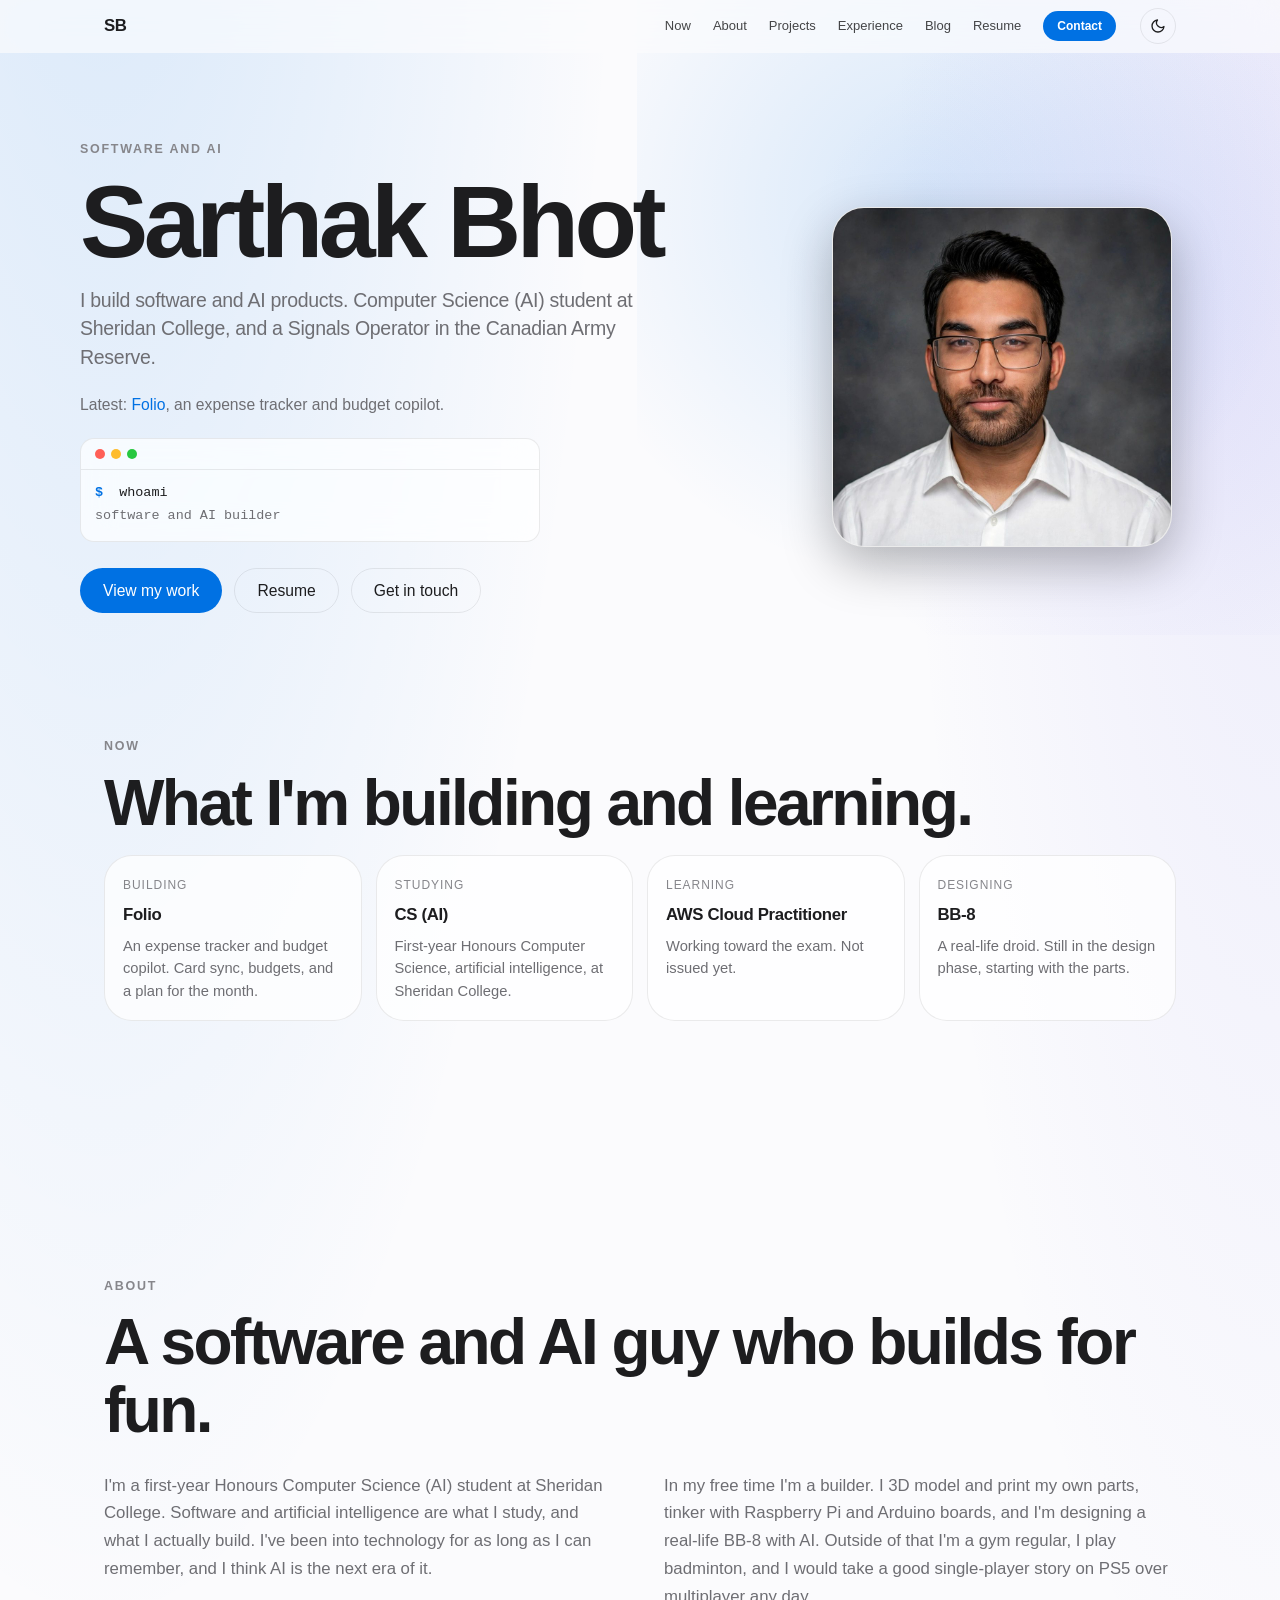
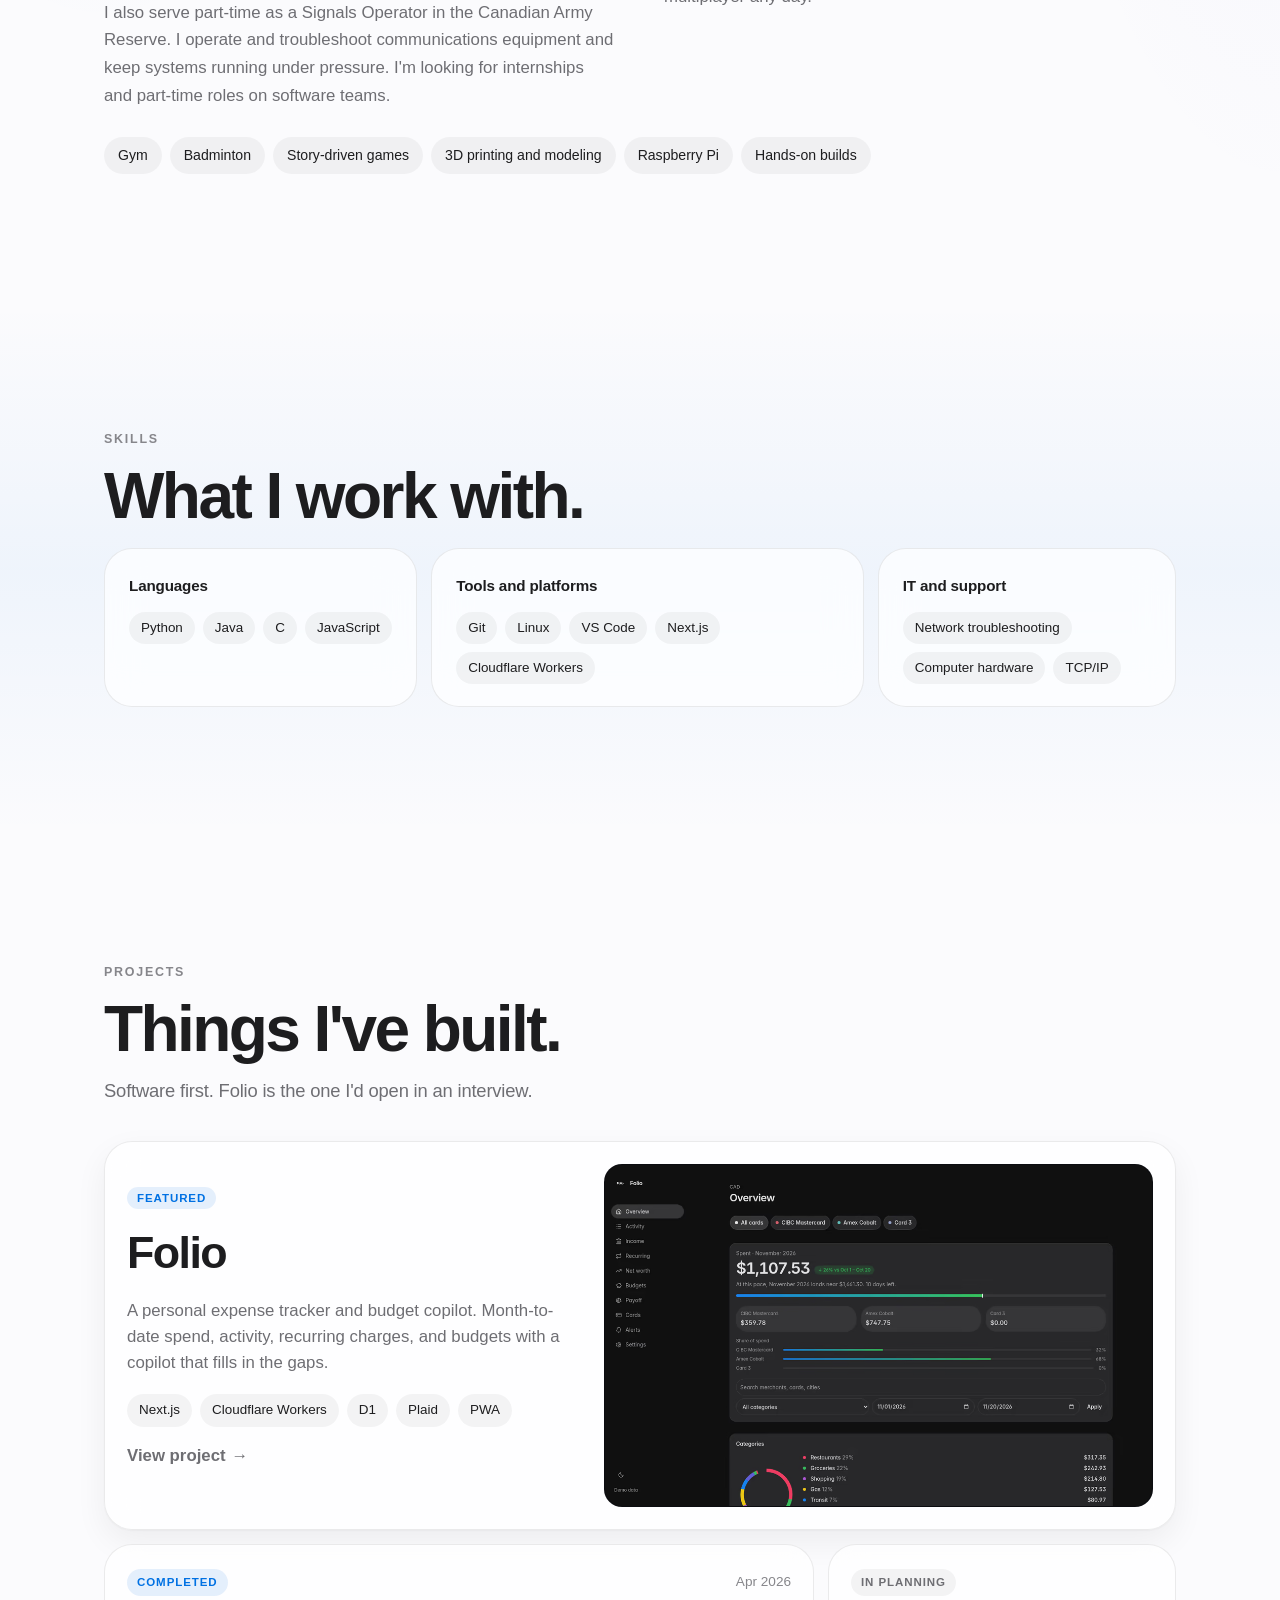
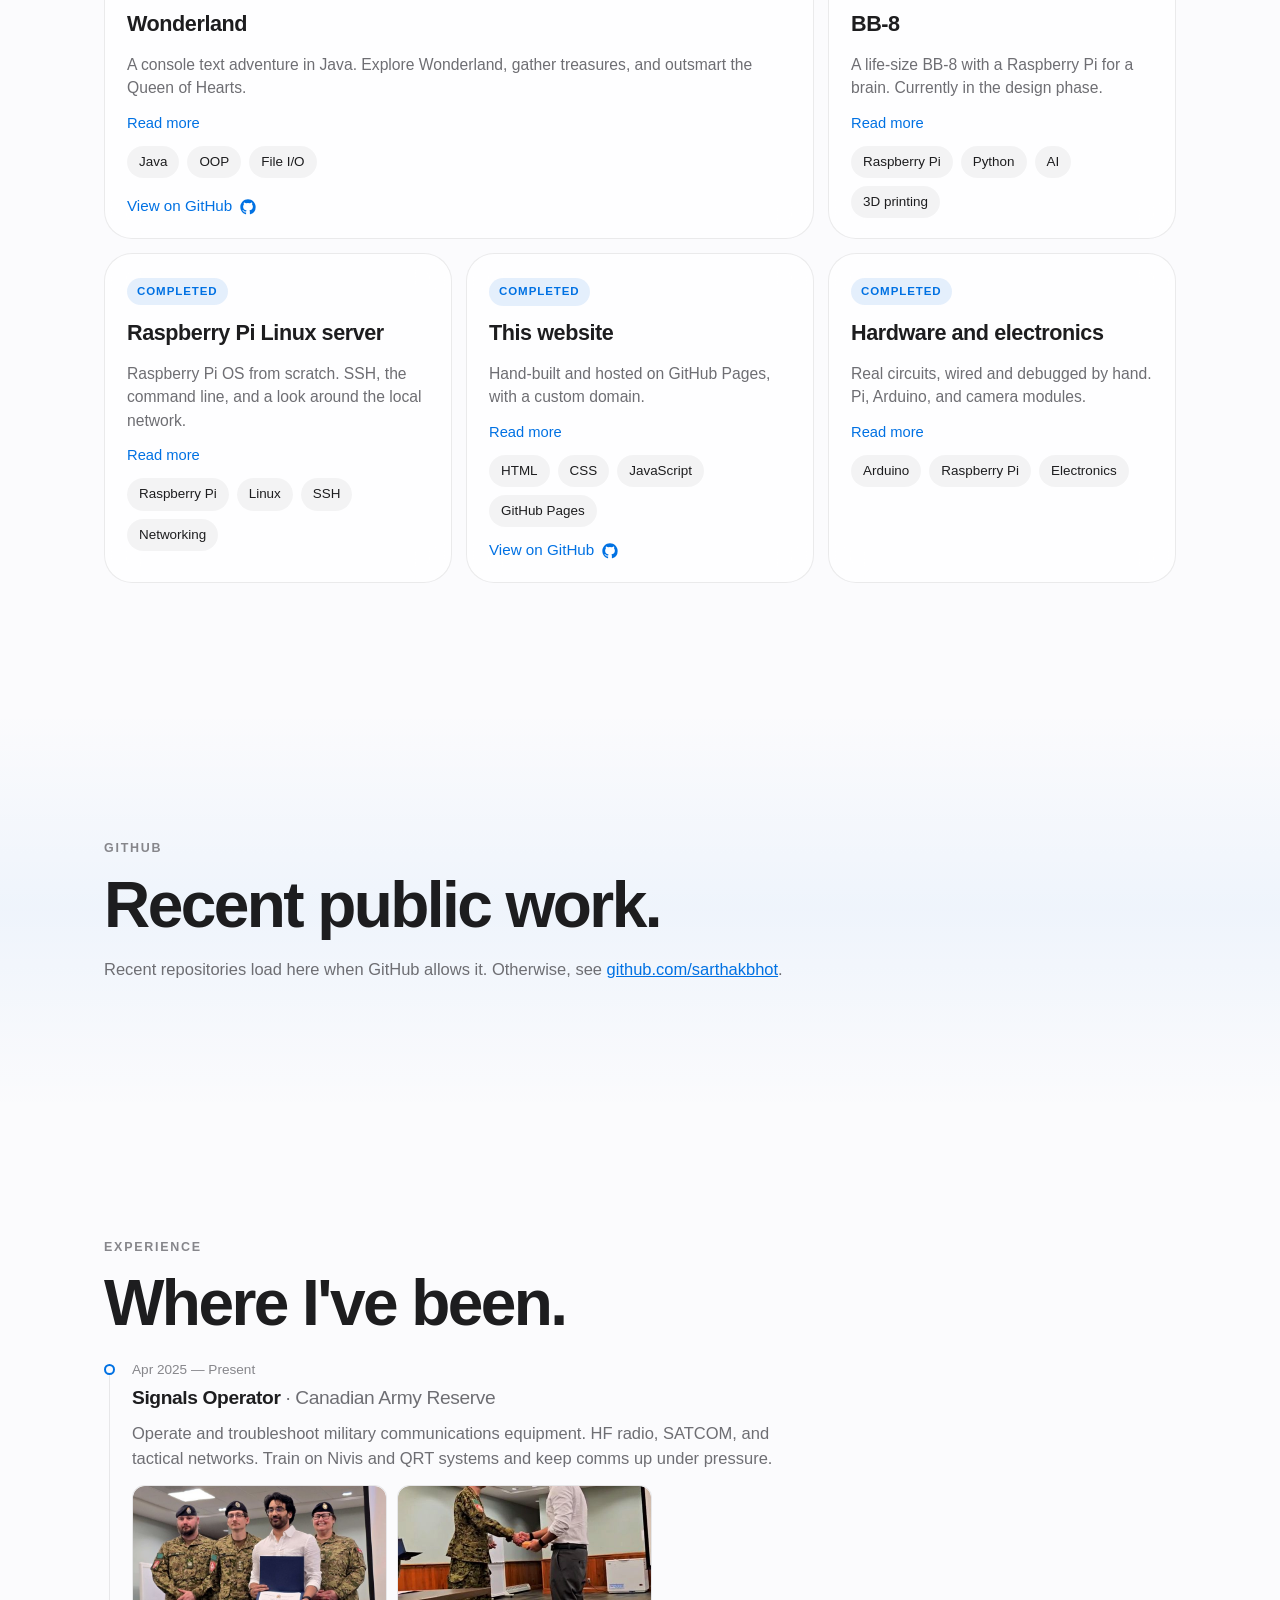
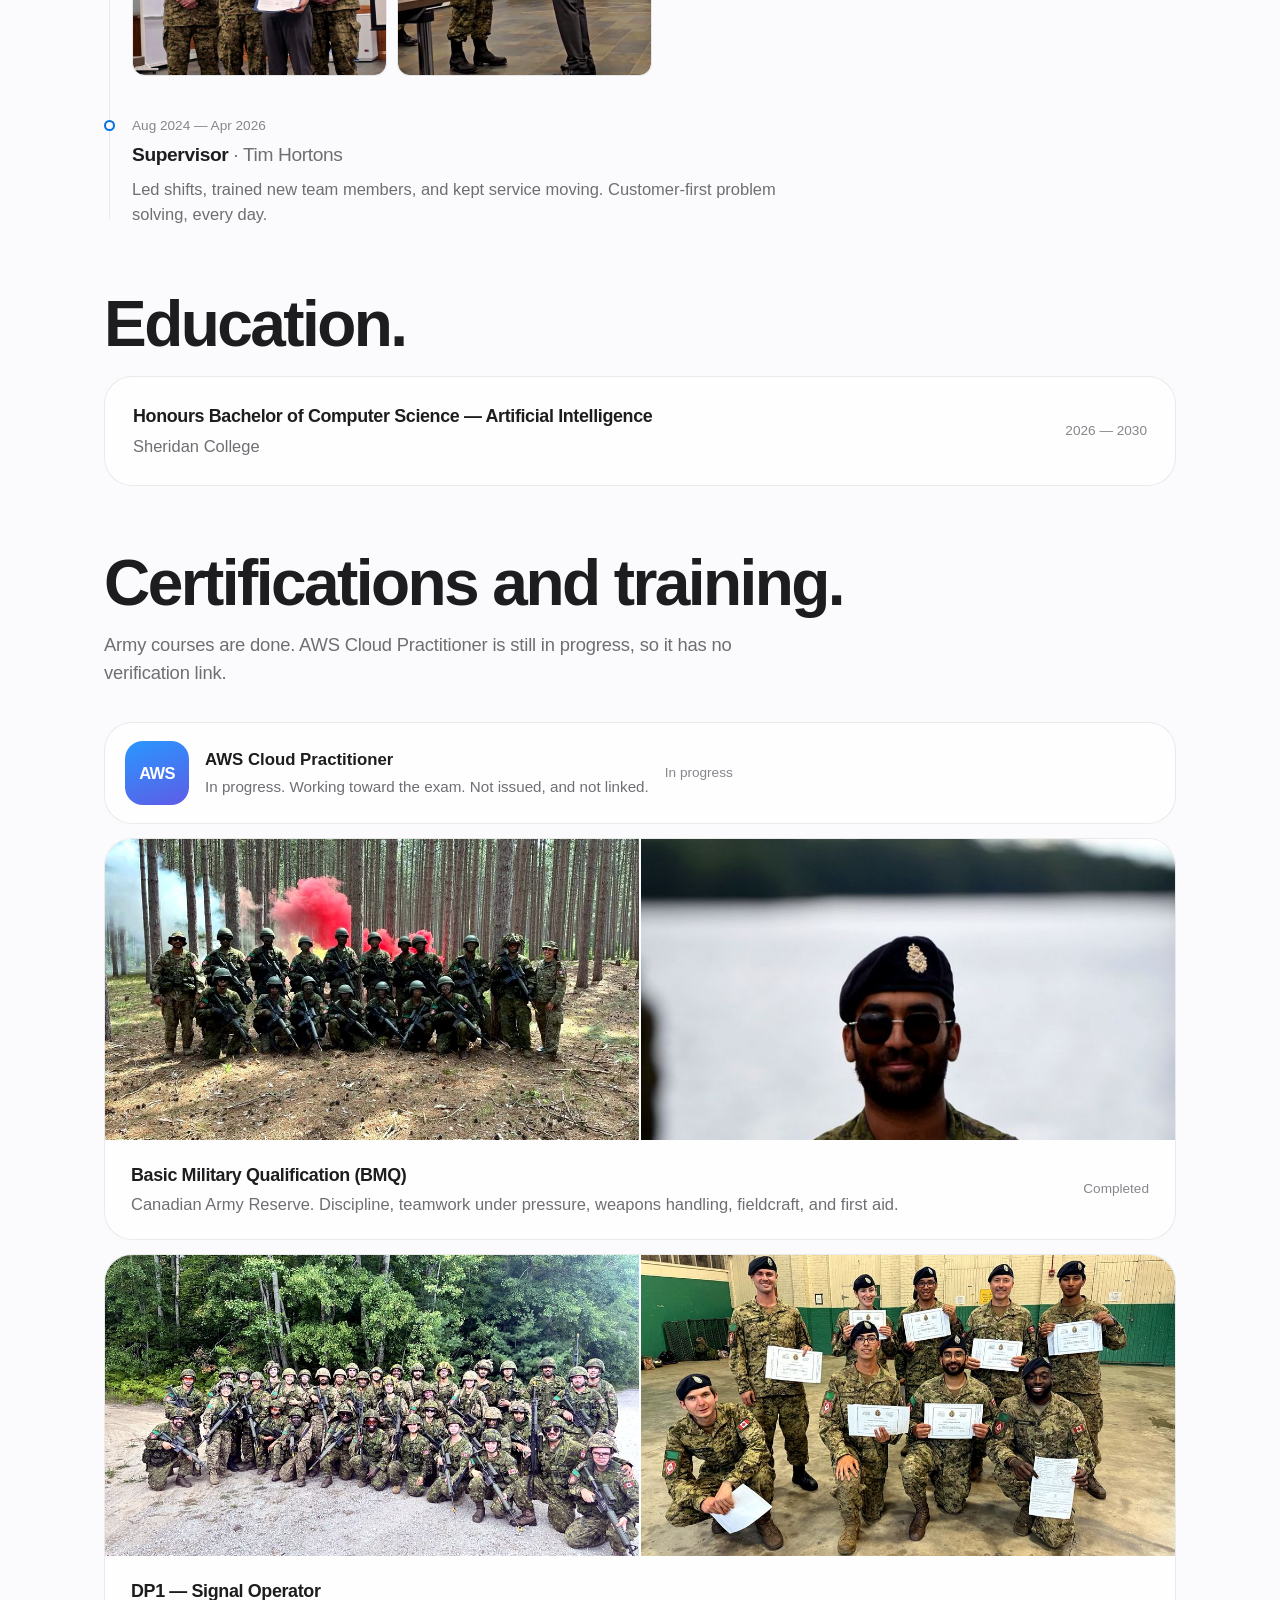
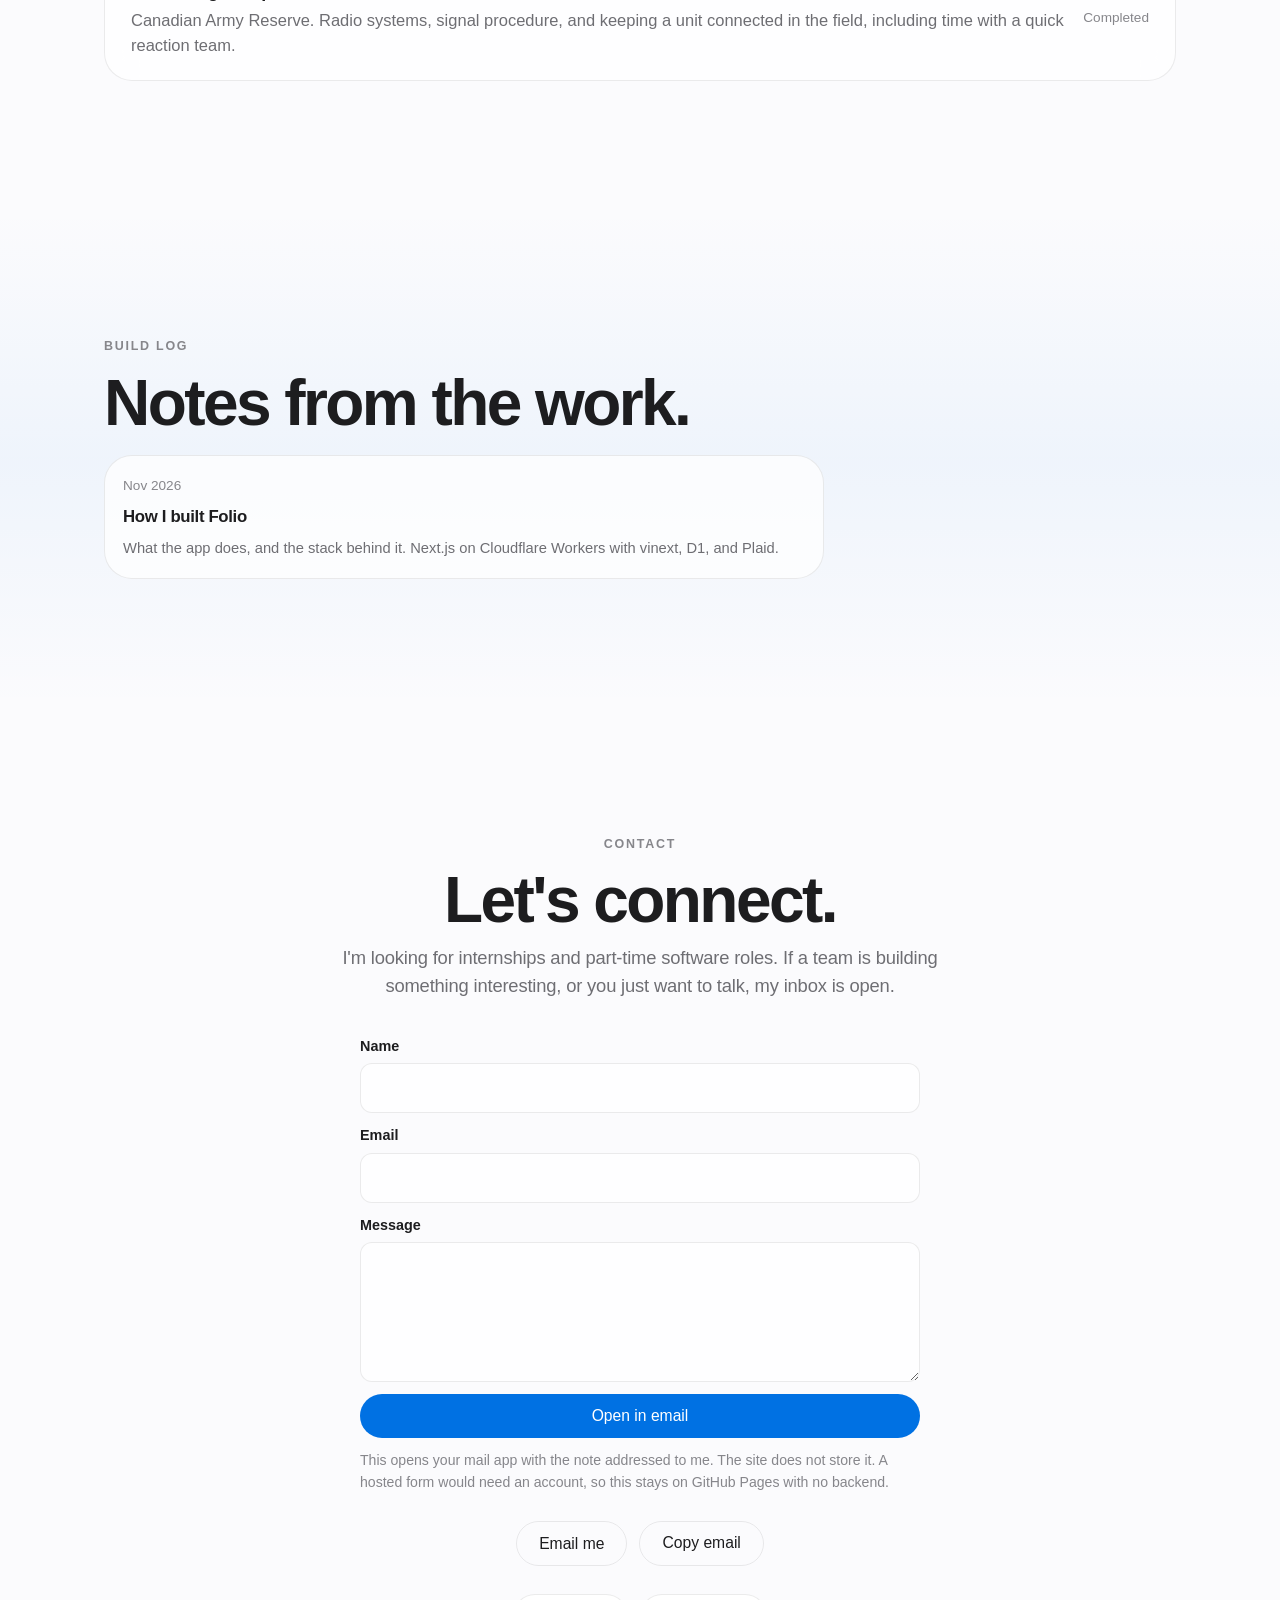
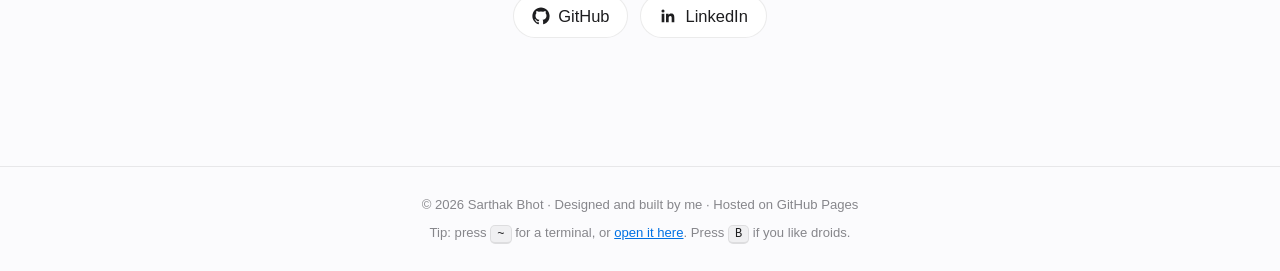
<file: index.html>
<!DOCTYPE html>
<html lang="en" data-theme="dark">
<head>
  <meta charset="UTF-8" />
  <meta name="viewport" content="width=device-width, initial-scale=1.0, viewport-fit=cover" />
  <title>Sarthak Bhot — Software and AI Builder</title>
  <meta name="description" content="Sarthak Bhot builds software and AI products. Computer Science (AI) student at Sheridan College and Signals Operator in the Canadian Army Reserve." />
  <meta name="author" content="Sarthak Bhot" />
  <meta name="theme-color" content="#000000" />
  <link rel="canonical" href="https://sarthakbhot.com/" />
  <meta property="og:title" content="Sarthak Bhot — Software and AI Builder" />
  <meta property="og:description" content="Software and AI builder. Computer Science (AI) student at Sheridan College and Signals Operator in the Canadian Army Reserve." />
  <meta property="og:type" content="website" />
  <meta property="og:url" content="https://sarthakbhot.com/" />
  <meta property="og:image" content="https://sarthakbhot.com/assets/og.jpg" />
  <meta property="og:image:width" content="1200" />
  <meta property="og:image:height" content="630" />
  <meta property="og:image:alt" content="Sarthak Bhot, software and AI builder" />
  <meta name="twitter:card" content="summary_large_image" />
  <meta name="twitter:title" content="Sarthak Bhot — Software and AI Builder" />
  <meta name="twitter:description" content="Software and AI builder. Computer Science (AI) student at Sheridan College and Signals Operator in the Canadian Army Reserve." />
  <meta name="twitter:image" content="https://sarthakbhot.com/assets/og.jpg" />
  <link rel="icon" href="/favicon.svg" type="image/svg+xml" />
  <link rel="icon" href="/assets/favicon-32.png" type="image/png" sizes="32x32" />
  <link rel="apple-touch-icon" href="/assets/apple-touch-icon.png" />
  <link rel="preload" as="image" href="/assets/headshot-960.jpg" />
  <link rel="stylesheet" href="/styles.css?v=49" />
  <script>
    (function () {
      try {
        var saved = localStorage.getItem('sb-theme');
        var theme = saved === 'light' || saved === 'dark' ? saved : (matchMedia('(prefers-color-scheme: light)').matches ? 'light' : 'dark');
        document.documentElement.setAttribute('data-theme', theme);
        var meta = document.querySelector('meta[name="theme-color"]');
        if (meta) meta.setAttribute('content', theme === 'dark' ? '#000000' : '#fbfbfd');
      } catch (e) {}
    })();
  </script>
  <script type="application/ld+json">
  {
    "@context": "https://schema.org",
    "@type": "ProfilePage",
    "url": "https://sarthakbhot.com/",
    "mainEntity": {
      "@type": "Person",
      "name": "Sarthak Bhot",
      "url": "https://sarthakbhot.com/",
      "email": "mailto:sarthakbhot1@gmail.com",
      "jobTitle": "Software and AI builder",
      "description": "Software and AI builder. Computer Science (AI) student at Sheridan College and Signals Operator in the Canadian Army Reserve.",
      "sameAs": [
        "https://github.com/sarthakbhot",
        "https://www.linkedin.com/in/sarthakbhot/"
      ],
      "affiliation": {
        "@type": "CollegeOrUniversity",
        "name": "Sheridan College"
      },
      "knowsAbout": ["Software development", "Artificial intelligence", "Python", "Java", "JavaScript"]
    }
  }
  </script>
</head>
<body>
  <a class="skip-link" href="#content">Skip to content</a>
  <div id="progress"></div>

  <nav id="nav" aria-label="Primary">
    <div class="nav-inner">
      <a href="#top" class="logo">SB</a>
      <div class="nav-links" id="navLinks">
        <a href="#now">Now</a>
        <a href="#about">About</a>
        <a href="#projects">Projects</a>
        <a href="#experience">Experience</a>
        <a href="/blog/">Blog</a>
        <a href="/Sarthak-Bhot-Resume.pdf?v=3" target="_blank" rel="noopener">Resume</a>
        <a href="#contact" class="nav-cta">Contact</a>
      </div>
      <button class="theme-toggle" id="themeToggle" type="button" aria-label="Switch to light mode">
        <svg class="icon-sun" viewBox="0 0 24 24" fill="none" stroke="currentColor" stroke-width="2" stroke-linecap="round" aria-hidden="true"><circle cx="12" cy="12" r="4"/><path d="M12 2v2M12 20v2M4.93 4.93l1.41 1.41M17.66 17.66l1.41 1.41M2 12h2M20 12h2M4.93 19.07l1.41-1.41M17.66 6.34l1.41-1.41"/></svg>
        <svg class="icon-moon" viewBox="0 0 24 24" fill="none" stroke="currentColor" stroke-width="2" stroke-linecap="round" stroke-linejoin="round" aria-hidden="true"><path d="M21 12.79A9 9 0 1 1 11.21 3 7 7 0 0 0 21 12.79z"/></svg>
      </button>
      <button class="menu-btn" id="menuBtn" type="button" aria-label="Menu" aria-expanded="false" aria-controls="navLinks">
        <span></span><span></span>
      </button>
    </div>
  </nav>

  <header class="hero" id="top">
    <div class="hero-inner">
      <div class="hero-text">
        <p class="eyebrow reveal">Software and AI</p>
        <h1 class="reveal">Sarthak Bhot</h1>
        <p class="hero-sub reveal">I build software and AI products. Computer Science (AI) student at Sheridan College, and a Signals Operator in the Canadian Army Reserve.</p>
        <p class="hero-note reveal">Latest: <a href="/projects/folio/">Folio</a>, an expense tracker and budget copilot.</p>
        <div class="terminal reveal" aria-hidden="true">
          <div class="term-bar"><span></span><span></span><span></span></div>
          <div class="term-body">
            <div class="term-line"><span class="prompt">$</span> whoami</div>
            <div class="term-out show">software and AI builder</div>
          </div>
        </div>
        <div class="hero-btns reveal">
          <a href="#projects" class="btn btn-primary">View my work</a>
          <a href="/Sarthak-Bhot-Resume.pdf?v=3" target="_blank" rel="noopener" class="btn btn-ghost">Resume</a>
          <a href="#contact" class="btn btn-ghost">Get in touch</a>
        </div>
      </div>
      <div class="hero-photo reveal">
        <div class="photo-frame">
          <img src="/assets/headshot-960.jpg" width="960" height="960" alt="Sarthak Bhot" fetchpriority="high" />
        </div>
      </div>
    </div>
  </header>

  <main id="content">
    <section id="now" class="section section-tight">
      <div class="wrap">
        <p class="section-eyebrow reveal">Now</p>
        <h2 class="section-title reveal">What I'm building and learning.</h2>
        <div class="now-grid">
          <a class="now-card reveal" href="/projects/folio/">
            <span class="now-kicker">Building</span>
            <h3>Folio</h3>
            <p>An expense tracker and budget copilot. Card sync, budgets, and a plan for the month.</p>
          </a>
          <div class="now-card reveal">
            <span class="now-kicker">Studying</span>
            <h3>CS (AI)</h3>
            <p>First-year Honours Computer Science, artificial intelligence, at Sheridan College.</p>
          </div>
          <div class="now-card reveal">
            <span class="now-kicker">Learning</span>
            <h3>AWS Cloud Practitioner</h3>
            <p>Working toward the exam. Not issued yet.</p>
          </div>
          <a class="now-card reveal" href="/projects/bb-8/">
            <span class="now-kicker">Designing</span>
            <h3>BB-8</h3>
            <p>A real-life droid. Still in the design phase, starting with the parts.</p>
          </a>
        </div>
      </div>
    </section>
    <section id="about" class="section">
      <div class="wrap">
        <p class="section-eyebrow reveal">About</p>
        <h2 class="section-title reveal">A software and AI guy who builds for fun.</h2>
        <div class="about-grid">
          <div class="reveal">
            <p>I'm a first-year Honours Computer Science (AI) student at Sheridan College. Software and artificial intelligence are what I study, and what I actually build. I've been into technology for as long as I can remember, and I think AI is the next era of it.</p>
            <p>I also serve part-time as a Signals Operator in the Canadian Army Reserve. I operate and troubleshoot communications equipment and keep systems running under pressure. I'm looking for internships and part-time roles on software teams.</p>
          </div>
          <div class="reveal">
            <p>In my free time I'm a builder. I 3D model and print my own parts, tinker with Raspberry Pi and Arduino boards, and I'm designing a real-life BB-8 with AI. Outside of that I'm a gym regular, I play badminton, and I would take a good single-player story on PS5 over multiplayer any day.</p>
          </div>
        </div>
        <div class="chips reveal">
          <span class="chip">Gym</span>
          <span class="chip">Badminton</span>
          <span class="chip">Story-driven games</span>
          <span class="chip">3D printing and modeling</span>
          <span class="chip">Raspberry Pi</span>
          <span class="chip">Hands-on builds</span>
        </div>
      </div>
    </section>

    <section id="skills" class="section section-alt">
      <div class="wrap">
        <p class="section-eyebrow reveal">Skills</p>
        <h2 class="section-title reveal">What I work with.</h2>
        <div class="skills-grid">
          <div class="skill-card reveal">
            <h3>Languages</h3>
            <div class="pills"><span>Python</span><span>Java</span><span>C</span><span>JavaScript</span></div>
          </div>
          <div class="skill-card reveal">
            <h3>Tools and platforms</h3>
            <div class="pills"><span>Git</span><span>Linux</span><span>VS Code</span><span>Next.js</span><span>Cloudflare Workers</span></div>
          </div>
          <div class="skill-card reveal">
            <h3>IT and support</h3>
            <div class="pills"><span>Network troubleshooting</span><span>Computer hardware</span><span>TCP/IP</span></div>
          </div>
        </div>
      </div>
    </section>

    <section id="projects" class="section">
      <div class="wrap">
        <p class="section-eyebrow reveal">Projects</p>
        <h2 class="section-title reveal">Things I've built.</h2>
        <p class="section-lead reveal">Software first. Folio is the one I'd open in an interview.</p>

        <a class="feature reveal" id="folio" href="/projects/folio/">
          <div class="feature-copy">
            <span class="status featured">Featured</span>
            <h3>Folio</h3>
            <p>A personal expense tracker and budget copilot. Month-to-date spend, activity, recurring charges, and budgets with a copilot that fills in the gaps.</p>
            <div class="pills"><span>Next.js</span><span>Cloudflare Workers</span><span>D1</span><span>Plaid</span><span>PWA</span></div>
            <p class="text-link">View project <span aria-hidden="true">→</span></p>
          </div>
          <div class="feature-media">
            <picture>
              <source type="image/avif" srcset="/assets/folio/overview-desktop-1080-v2.avif 1080w, /assets/folio/overview-desktop-1440-v2.avif 1440w" sizes="(max-width: 900px) calc(100vw - 36px), 560px" />
              <source type="image/webp" srcset="/assets/folio/overview-desktop-1080-v2.webp 1080w, /assets/folio/overview-desktop-1440-v2.webp 1440w" sizes="(max-width: 900px) calc(100vw - 36px), 560px" />
              <img src="/assets/folio/overview-desktop-1440-v2.png" width="1440" height="900" alt="" loading="lazy" decoding="async" />
            </picture>
          </div>
        </a>

        <div class="projects-grid">
          <article class="project-card reveal">
            <div class="project-top">
              <span class="status done">Completed</span>
              <span class="project-date">Apr 2026</span>
            </div>
            <h3><a class="project-card-link" href="/projects/wonderland/">Wonderland</a></h3>
            <p class="project-teaser">A console text adventure in Java. Explore Wonderland, gather treasures, and outsmart the Queen of Hearts.</p>
            <details class="project-more">
              <summary><span class="more">Read more</span><span class="less">Show less</span></summary>
              <p>Six connected locations, hidden treasures, and NPCs including the Mad Hatter and the Queen of Hearts, plus an inventory and a stash. The world loads from plain text files. Pure Java, no dependencies.</p>
            </details>
            <div class="pills"><span>Java</span><span>OOP</span><span>File I/O</span></div>
            <div class="card-links">
            <a class="project-link" href="https://github.com/sarthakbhot/wonderland-text-adventure" target="_blank" rel="noopener">View on GitHub
              <svg viewBox="0 0 24 24" width="16" height="16" fill="currentColor" aria-hidden="true"><path d="M12 .5C5.65.5.5 5.65.5 12c0 5.08 3.29 9.39 7.86 10.91.58.11.79-.25.79-.55v-2.15c-3.2.7-3.87-1.36-3.87-1.36-.52-1.33-1.28-1.68-1.28-1.68-1.04-.71.08-.7.08-.7 1.15.08 1.76 1.18 1.76 1.18 1.03 1.76 2.7 1.25 3.36.96.1-.75.4-1.25.72-1.54-2.55-.29-5.24-1.28-5.24-5.69 0-1.26.45-2.28 1.18-3.09-.12-.29-.51-1.46.11-3.05 0 0 .96-.31 3.15 1.18a10.9 10.9 0 0 1 5.74 0c2.19-1.49 3.15-1.18 3.15-1.18.62 1.59.23 2.76.11 3.05.74.81 1.18 1.83 1.18 3.09 0 4.42-2.7 5.39-5.26 5.68.41.35.77 1.05.77 2.12v3.15c0 .3.2.67.8.55A11.51 11.51 0 0 0 23.5 12C23.5 5.65 18.35.5 12 .5z"/></svg>
            </a>
            </div>
          </article>

          <article class="project-card reveal">
            <div class="project-top">
              <span class="status planning">In planning</span>
            </div>
            <h3><a class="project-card-link" href="/projects/bb-8/">BB-8</a></h3>
            <p class="project-teaser">A life-size BB-8 with a Raspberry Pi for a brain. Currently in the design phase.</p>
            <details class="project-more">
              <summary><span class="more">Read more</span><span class="less">Show less</span></summary>
              <p>The plan is a Pi camera for face recognition, a speaker so it can greet people by name, and AI-driven interaction. I'm starting by 3D modeling the parts.</p>
            </details>
            <div class="pills"><span>Raspberry Pi</span><span>Python</span><span>AI</span><span>3D printing</span></div>
          </article>

          <article class="project-card reveal">
            <div class="project-top">
              <span class="status done">Completed</span>
            </div>
            <h3><a class="project-card-link" href="/projects/pi-server/">Raspberry Pi Linux server</a></h3>
            <p class="project-teaser">Raspberry Pi OS from scratch. SSH, the command line, and a look around the local network.</p>
            <details class="project-more">
              <summary><span class="more">Read more</span><span class="less">Show less</span></summary>
              <p>I set up Raspberry Pi OS, turned on SSH, and practiced command-line administration, networking, and Nmap on my own network.</p>
            </details>
            <div class="pills"><span>Raspberry Pi</span><span>Linux</span><span>SSH</span><span>Networking</span></div>
          </article>

          <article class="project-card reveal">
            <div class="project-top">
              <span class="status done">Completed</span>
            </div>
            <h3><a class="project-card-link" href="/projects/this-site/">This website</a></h3>
            <p class="project-teaser">Hand-built and hosted on GitHub Pages, with a custom domain.</p>
            <details class="project-more">
              <summary><span class="more">Read more</span><span class="less">Show less</span></summary>
              <p>HTML, CSS, and JavaScript. Scroll motion, a light and dark theme, and Git all the way to GitHub Pages.</p>
            </details>
            <div class="pills"><span>HTML</span><span>CSS</span><span>JavaScript</span><span>GitHub Pages</span></div>
            <div class="card-links">
            <a class="project-link" href="https://github.com/sarthakbhot/sarthakbhot.github.io" target="_blank" rel="noopener">View on GitHub
              <svg viewBox="0 0 24 24" width="16" height="16" fill="currentColor" aria-hidden="true"><path d="M12 .5C5.65.5.5 5.65.5 12c0 5.08 3.29 9.39 7.86 10.91.58.11.79-.25.79-.55v-2.15c-3.2.7-3.87-1.36-3.87-1.36-.52-1.33-1.28-1.68-1.28-1.68-1.04-.71.08-.7.08-.7 1.15.08 1.76 1.18 1.76 1.18 1.03 1.76 2.7 1.25 3.36.96.1-.75.4-1.25.72-1.54-2.55-.29-5.24-1.28-5.24-5.69 0-1.26.45-2.28 1.18-3.09-.12-.29-.51-1.46.11-3.05 0 0 .96-.31 3.15 1.18a10.9 10.9 0 0 1 5.74 0c2.19-1.49 3.15-1.18 3.15-1.18.62 1.59.23 2.76.11 3.05.74.81 1.18 1.83 1.18 3.09 0 4.42-2.7 5.39-5.26 5.68.41.35.77 1.05.77 2.12v3.15c0 .3.2.67.8.55A11.51 11.51 0 0 0 23.5 12C23.5 5.65 18.35.5 12 .5z"/></svg>
            </a>
            </div>
          </article>

          <article class="project-card reveal">
            <div class="project-top">
              <span class="status done">Completed</span>
            </div>
            <h3><a class="project-card-link" href="/projects/hardware/">Hardware and electronics</a></h3>
            <p class="project-teaser">Real circuits, wired and debugged by hand. Pi, Arduino, and camera modules.</p>
            <details class="project-more">
              <summary><span class="more">Read more</span><span class="less">Show less</span></summary>
              <p>Configuration and troubleshooting across Raspberry Pi, Arduino Uno, Raspberry Pi Pico, and camera modules. Wiring, flashing, and debugging the actual board.</p>
            </details>
            <div class="pills"><span>Arduino</span><span>Raspberry Pi</span><span>Electronics</span></div>
          </article>
        </div>
      </div>
    </section>

    <section id="github" class="section section-alt">
      <div class="wrap">
        <p class="section-eyebrow reveal">GitHub</p>
        <h2 class="section-title reveal">Recent public work.</h2>
        <div id="ghActivity" class="reveal">
          <p class="gh-fallback">Recent repositories load here when GitHub allows it. Otherwise, see <a href="https://github.com/sarthakbhot" target="_blank" rel="noopener">github.com/sarthakbhot</a>.</p>
        </div>
      </div>
    </section>

    <section id="experience" class="section">
      <div class="wrap">
        <p class="section-eyebrow reveal">Experience</p>
        <h2 class="section-title reveal">Where I've been.</h2>
        <div class="timeline">
          <div class="tl-item reveal">
            <div class="tl-dot"></div>
            <div class="tl-body">
              <span class="tl-date">Apr 2025 — Present</span>
              <h3>Signals Operator <span>· Canadian Army Reserve</span></h3>
              <p>Operate and troubleshoot military communications equipment. HF radio, SATCOM, and tactical networks. Train on Nivis and QRT systems and keep comms up under pressure.</p>
              <div class="tl-photos">
                <a href="/assets/army/army-enrolment-1.jpg"><img src="/assets/army/army-enrolment-1.jpg" alt="Sarthak at his Army enrolment ceremony, holding his certificate" width="800" height="600" loading="lazy"></a>
                <a href="/assets/army/army-enrolment-2.jpg"><img src="/assets/army/army-enrolment-2.jpg" alt="Sarthak shaking hands at his enrolment ceremony" width="800" height="600" loading="lazy"></a>
              </div>
            </div>
          </div>
          <div class="tl-item reveal">
            <div class="tl-dot"></div>
            <div class="tl-body">
              <span class="tl-date">Aug 2024 — Apr 2026</span>
              <h3>Supervisor <span>· Tim Hortons</span></h3>
              <p>Led shifts, trained new team members, and kept service moving. Customer-first problem solving, every day.</p>
            </div>
          </div>
        </div>

        <h2 class="section-title subhead reveal">Education.</h2>
        <div class="edu-card reveal">
          <div>
            <h3>Honours Bachelor of Computer Science — Artificial Intelligence</h3>
            <p>Sheridan College</p>
          </div>
          <span class="tl-date">2026 — 2030</span>
        </div>

        <h2 class="section-title subhead reveal" id="certs">Certifications and training.</h2>
        <p class="section-lead reveal">Army courses are done. AWS Cloud Practitioner is still in progress, so it has no verification link.</p>
        <!-- TODO: Sarthak — when you pass AWS Cloud Practitioner, add the verification URL on this card. Nothing in the site or resume has one today, so the badge is not a link. -->
        <div class="cert-badge reveal">
          <div class="badge-mark" aria-hidden="true">AWS</div>
          <div>
            <h3>AWS Cloud Practitioner</h3>
            <p>In progress. Working toward the exam. Not issued, and not linked.</p>
          </div>
          <span class="tl-date">In progress</span>
        </div>
        <div class="cert-block reveal">
          <div class="cert-photos cols-2">
            <a href="/assets/army/army-bmq.jpg"><img src="/assets/army/army-bmq.jpg" alt="BMQ platoon during field training" width="1200" height="675" loading="lazy"></a>
            <a href="/assets/army/army-portrait.jpg"><img class="photo-portrait" src="/assets/army/army-portrait.jpg" alt="Sarthak in uniform during BMQ" width="800" height="1000" loading="lazy"></a>
          </div>
          <div class="cert-row">
            <div>
              <h3>Basic Military Qualification (BMQ)</h3>
              <p>Canadian Army Reserve. Discipline, teamwork under pressure, weapons handling, fieldcraft, and first aid.</p>
            </div>
            <span class="tl-date">Completed</span>
          </div>
        </div>
        <div class="cert-block reveal">
          <div class="cert-photos cols-2">
            <a href="/assets/army/army-dp1.jpg"><img src="/assets/army/army-dp1.jpg" alt="DP1 course group photo" width="1200" height="675" loading="lazy"></a>
            <a href="/assets/army/army-dp1-grad.jpg"><img src="/assets/army/army-dp1-grad.jpg" alt="DP1 graduates holding certificates" width="1200" height="675" loading="lazy"></a>
          </div>
          <div class="cert-row">
            <div>
              <h3>DP1 — Signal Operator</h3>
              <p>Canadian Army Reserve. Radio systems, signal procedure, and keeping a unit connected in the field, including time with a quick reaction team.</p>
            </div>
            <span class="tl-date">Completed</span>
          </div>
        </div>
      </div>
    </section>

    <section id="blog" class="section section-alt">
      <div class="wrap">
        <p class="section-eyebrow reveal">Build log</p>
        <h2 class="section-title reveal">Notes from the work.</h2>
        <div class="blog-list">
          <a class="blog-card reveal" href="/blog/how-i-built-folio/">
            <time datetime="2026-11-20">Nov 2026</time>
            <h3>How I built Folio</h3>
            <p>What the app does, and the stack behind it. Next.js on Cloudflare Workers with vinext, D1, and Plaid.</p>
          </a>
        </div>
      </div>
    </section>

    <section id="contact" class="section">
      <div class="wrap contact-wrap">
        <p class="section-eyebrow reveal">Contact</p>
        <h2 class="section-title reveal">Let's connect.</h2>
        <p class="section-lead reveal">I'm looking for internships and part-time software roles. If a team is building something interesting, or you just want to talk, my inbox is open.</p>
        <form id="contactForm" class="contact-form reveal" action="mailto:sarthakbhot1@gmail.com" method="post" enctype="text/plain">
          <label>Name
            <input name="name" type="text" required autocomplete="name" maxlength="80" />
          </label>
          <label>Email
            <input name="email" type="email" required autocomplete="email" maxlength="120" />
          </label>
          <label>Message
            <textarea name="message" required maxlength="2000"></textarea>
          </label>
          <button type="submit" class="btn btn-primary">Open in email</button>
          <p class="form-note">This opens your mail app with the note addressed to me. The site does not store it. A hosted form would need an account, so this stays on GitHub Pages with no backend.</p>
        </form>
        <div class="contact-btns reveal">
          <a href="mailto:sarthakbhot1@gmail.com" class="btn btn-ghost">Email me</a>
          <button type="button" class="btn btn-ghost" id="copyEmail">Copy email</button>
        </div>
        <div class="socials reveal">
          <a href="https://github.com/sarthakbhot" target="_blank" rel="noopener">
            <svg viewBox="0 0 24 24" width="18" height="18" fill="currentColor" aria-hidden="true"><path d="M12 .5C5.65.5.5 5.65.5 12c0 5.08 3.29 9.39 7.86 10.91.58.11.79-.25.79-.55v-2.15c-3.2.7-3.87-1.36-3.87-1.36-.52-1.33-1.28-1.68-1.28-1.68-1.04-.71.08-.7.08-.7 1.15.08 1.76 1.18 1.76 1.18 1.03 1.76 2.7 1.25 3.36.96.1-.75.4-1.25.72-1.54-2.55-.29-5.24-1.28-5.24-5.69 0-1.26.45-2.28 1.18-3.09-.12-.29-.51-1.46.11-3.05 0 0 .96-.31 3.15 1.18a10.9 10.9 0 0 1 5.74 0c2.19-1.49 3.15-1.18 3.15-1.18.62 1.59.23 2.76.11 3.05.74.81 1.18 1.83 1.18 3.09 0 4.42-2.7 5.39-5.26 5.68.41.35.77 1.05.77 2.12v3.15c0 .3.2.67.8.55A11.51 11.51 0 0 0 23.5 12C23.5 5.65 18.35.5 12 .5z"/></svg>
            GitHub
          </a>
          <a href="https://www.linkedin.com/in/sarthakbhot/" target="_blank" rel="noopener">
            <svg viewBox="0 0 24 24" width="18" height="18" fill="currentColor" aria-hidden="true"><path d="M20.45 20.45h-3.55v-5.57c0-1.33-.03-3.04-1.85-3.04-1.86 0-2.14 1.45-2.14 2.94v5.67H9.35V9h3.41v1.56h.05c.47-.9 1.63-1.85 3.36-1.85 3.6 0 4.27 2.37 4.27 5.46v6.28zM5.34 7.43a2.06 2.06 0 1 1 0-4.12 2.06 2.06 0 0 1 0 4.12zM7.12 20.45H3.56V9h3.56v11.45z"/></svg>
            LinkedIn
          </a>
        </div>
      </div>
    </section>
  </main>

  <footer>
    <div class="wrap">
      <p>© 2026 Sarthak Bhot · Designed and built by me · Hosted on GitHub Pages</p>
      <p class="foot-tip">Tip: press <kbd>~</kbd> for a terminal, or <button type="button" class="text-btn" data-open-terminal>open it here</button>. Press <kbd>B</kbd> if you like droids.</p>
    </div>
  </footer>

  <div class="lightbox" id="lightbox" aria-hidden="true" role="dialog" aria-modal="true" aria-label="Photo viewer">
    <div class="lightbox-backdrop" data-lb-close></div>
    <button class="lightbox-close" type="button" data-lb-close aria-label="Close">×</button>
    <button class="lightbox-prev" id="lightbox-prev" type="button" aria-label="Previous photo">‹</button>
    <figure class="lightbox-figure">
      <img id="lightbox-img" alt="" />
    </figure>
    <button class="lightbox-next" id="lightbox-next" type="button" aria-label="Next photo">›</button>
  </div>

  <div class="toast" id="toast" role="status" aria-live="polite"></div>
  <div class="tx-overlay" id="termOverlay" hidden>
    <div class="tx" role="dialog" aria-modal="true" aria-label="Terminal">
      <div class="tx-bar">
        <span class="tx-dots"><i></i><i></i><i></i></span>
        <span class="tx-title">sarthak@portfolio</span>
        <button class="tx-close" id="termClose" type="button" aria-label="Close terminal">×</button>
      </div>
      <div class="tx-body" id="termBody"></div>
      <div class="tx-input">
        <span class="tx-prompt">sarthak:~$</span><span id="termBuffer"></span><span class="tx-caret"></span>
        <input id="termHidden" class="tx-hidden" type="text" autocomplete="off" autocapitalize="off" autocorrect="off" spellcheck="false" enterkeyhint="go" aria-label="Terminal input" />
      </div>
    </div>
  </div>
  <button type="button" class="to-top" id="toTop" aria-label="Back to top">↑</button>
  <button type="button" class="term-fab" id="termFab" aria-label="Open terminal">&gt;_</button>

  <script src="/script.js?v=47"></script>
</body>
</html>
</file>
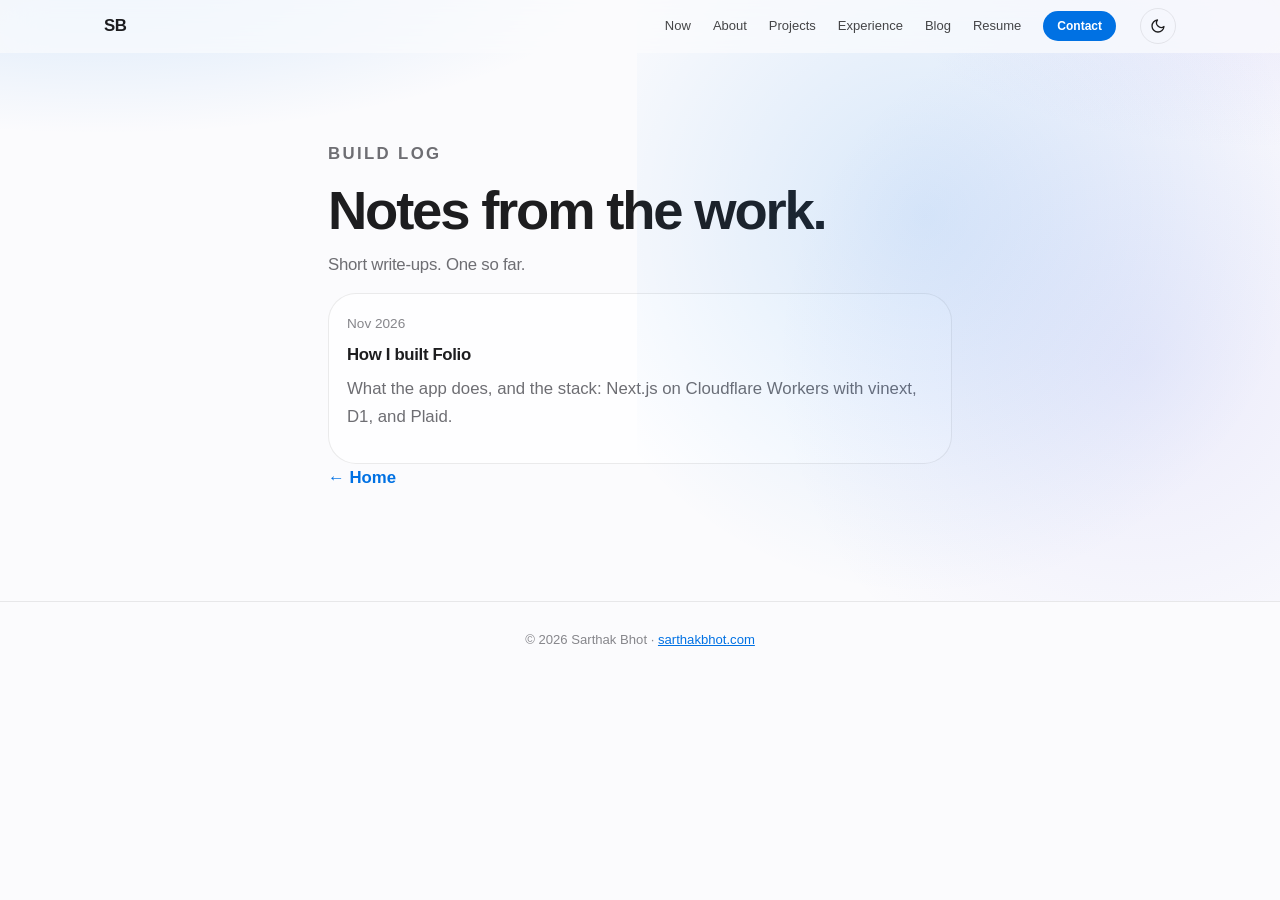
<file: blog/index.html>
<!DOCTYPE html>
<html lang="en" data-theme="dark">
<head>
  <meta charset="UTF-8" />
  <meta name="viewport" content="width=device-width, initial-scale=1.0, viewport-fit=cover" />
  <title>Build log — Sarthak Bhot</title>
  <meta name="description" content="Short notes from Sarthak Bhot on software he is building." />
  <meta name="theme-color" content="#000000" />
  <link rel="canonical" href="https://sarthakbhot.com/blog/" />
  <link rel="icon" href="/favicon.svg" type="image/svg+xml" />
  <link rel="stylesheet" href="/styles.css?v=47" />
  <script>
    (function () {
      try {
        var saved = localStorage.getItem('sb-theme');
        var theme = saved === 'light' || saved === 'dark' ? saved : (matchMedia('(prefers-color-scheme: light)').matches ? 'light' : 'dark');
        document.documentElement.setAttribute('data-theme', theme);
      } catch (e) {}
    })();
  </script>
</head>
<body>
  <a class="skip-link" href="#content">Skip to content</a>
  <nav id="nav" aria-label="Primary">
    <div class="nav-inner">
      <a href="/" class="logo">SB</a>
      <div class="nav-links" id="navLinks">
        <a href="/#now">Now</a>
        <a href="/#about">About</a>
        <a href="/#projects">Projects</a>
        <a href="/#experience">Experience</a>
        <a href="/blog/">Blog</a>
        <a href="/Sarthak-Bhot-Resume.pdf?v=3" target="_blank" rel="noopener">Resume</a>
        <a href="/#contact" class="nav-cta">Contact</a>
      </div>
      <button class="theme-toggle" id="themeToggle" type="button" aria-label="Switch to light mode">
        <svg class="icon-sun" viewBox="0 0 24 24" fill="none" stroke="currentColor" stroke-width="2" stroke-linecap="round" aria-hidden="true"><circle cx="12" cy="12" r="4"/><path d="M12 2v2M12 20v2M4.93 4.93l1.41 1.41M17.66 17.66l1.41 1.41M2 12h2M20 12h2M4.93 19.07l1.41-1.41M17.66 6.34l1.41-1.41"/></svg>
        <svg class="icon-moon" viewBox="0 0 24 24" fill="none" stroke="currentColor" stroke-width="2" stroke-linecap="round" stroke-linejoin="round" aria-hidden="true"><path d="M21 12.79A9 9 0 1 1 11.21 3 7 7 0 0 0 21 12.79z"/></svg>
      </button>
      <button class="menu-btn" id="menuBtn" type="button" aria-label="Menu" aria-expanded="false" aria-controls="navLinks"><span></span><span></span></button>
    </div>
  </nav>
  <main id="content">
    <article class="hero">
      <div class="wrap post">

        <p class="eyebrow">Build log</p>
        <h1>Notes from the work.</h1>
        <p class="hero-sub">Short write-ups. One so far.</p>
        <div class="blog-list">
          <a class="blog-card" href="/blog/how-i-built-folio/">
            <time datetime="2026-11-20">Nov 2026</time>
            <h3>How I built Folio</h3>
            <p>What the app does, and the stack: Next.js on Cloudflare Workers with vinext, D1, and Plaid.</p>
          </a>
        </div>
        <p class="page-back"><a class="text-link" href="/">← Home</a></p>
      </div>
    </article>
  </main>
  <footer><div class="wrap"><p>© 2026 Sarthak Bhot · <a href="/">sarthakbhot.com</a></p></div></footer>
  <script src="/script.js?v=47"></script>
</body>
</html>
</file>
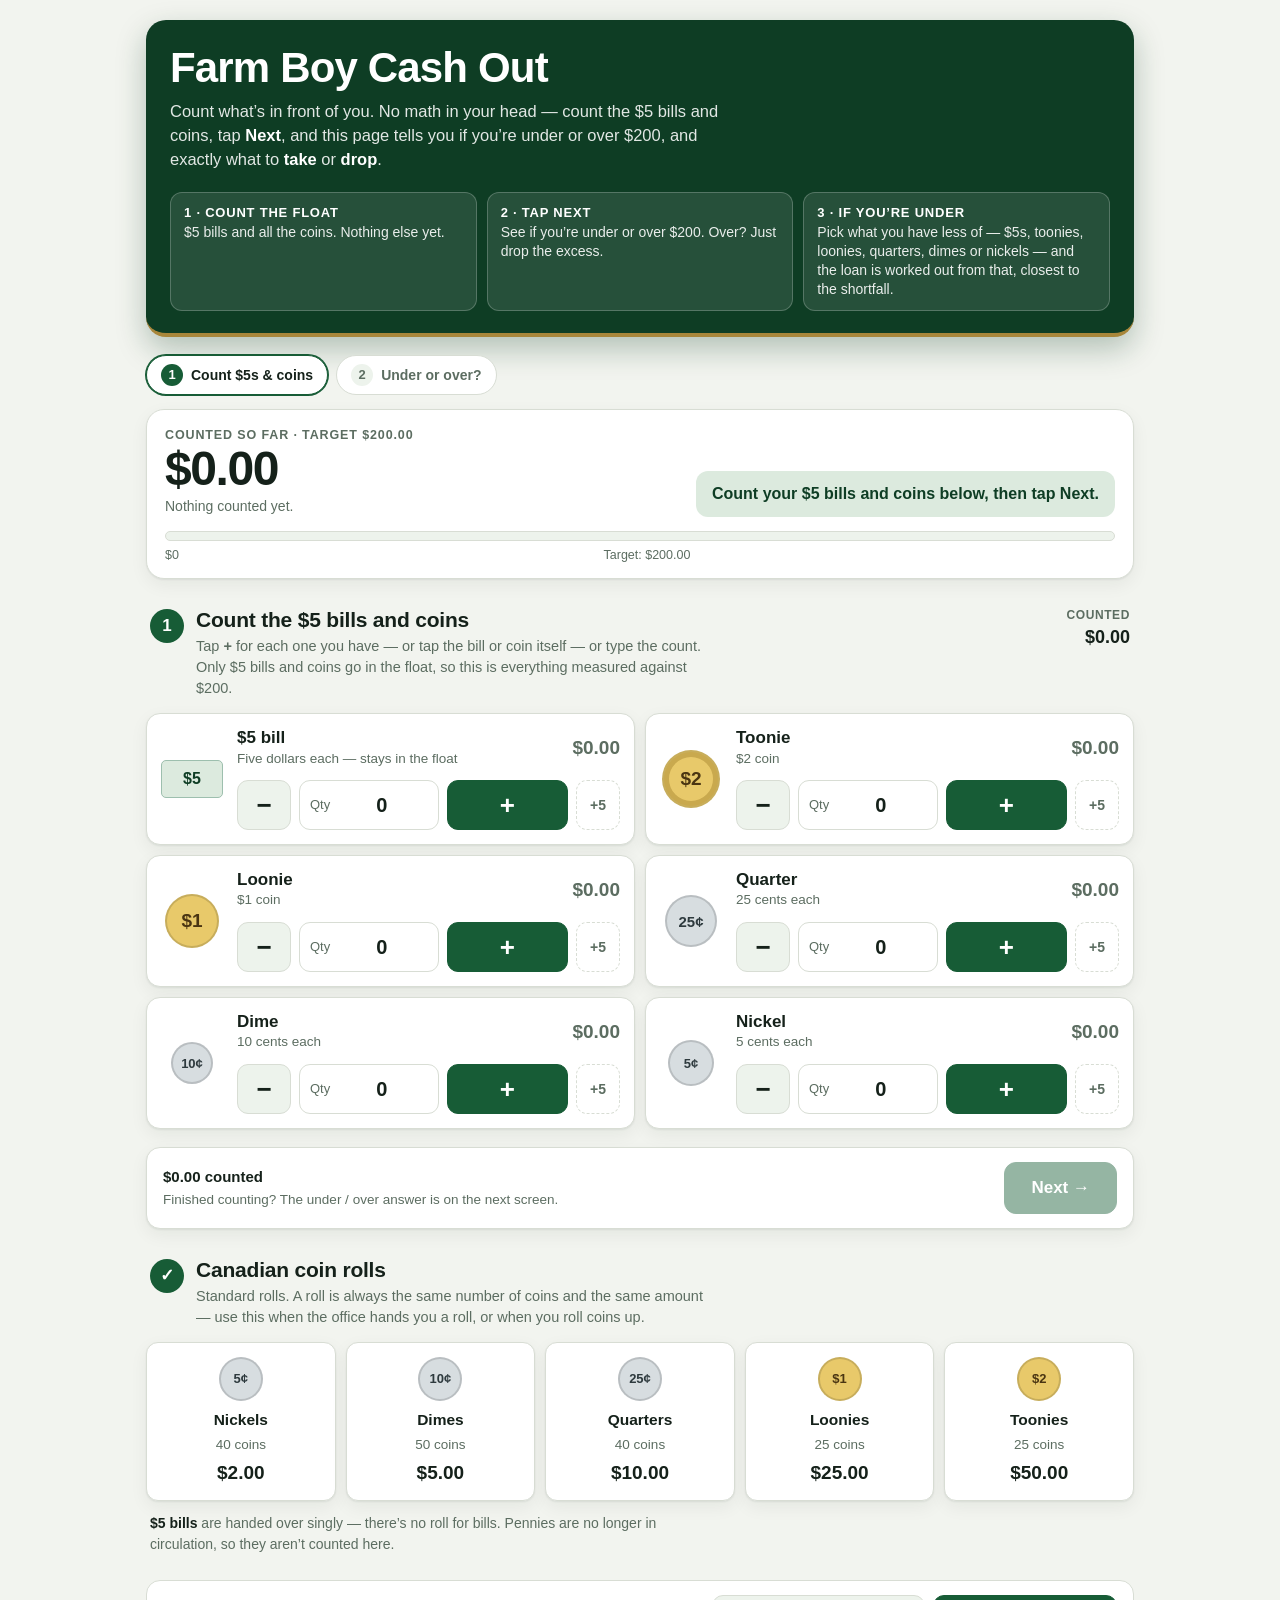
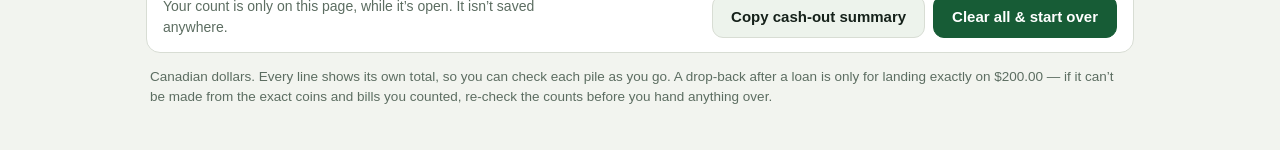
<file: farm-boy-cash-out/index.html>
<!doctype html>
<html lang="en">
<head>
<meta charset="utf-8" />
<meta name="viewport" content="width=device-width, initial-scale=1, viewport-fit=cover" />
<meta name="color-scheme" content="light dark" />
<link rel="icon" href="data:," />
<title>Farm Boy Cash Out</title>
<style>
  :root{
    --bg:#f2f4ef;
    --surface:#ffffff;
    --surface-2:#edf3ec;
    --ink:#15211a;
    --muted:#5c6d61;
    --line:#d8ddd4;
    --green:#175c36;
    --green-dark:#0e3d24;
    --green-soft:#dceade;
    --gold:#a8863a;
    --gold-soft:#f7ecd2;
    --amber-soft:#fdf3df;
    --danger:#a4342b;
    --danger-soft:#fbe9e6;
    --radius:14px;
    --shadow:0 1px 2px rgba(20,30,22,.07), 0 6px 18px rgba(20,30,22,.06);
  }
  @media (prefers-color-scheme: dark){
    :root{
      --bg:#0e1411;
      --surface:#18221c;
      --surface-2:#1f2e26;
      --ink:#eef3ee;
      --muted:#a8b6ac;
      --line:#2c3d33;
      --green:#4cc07e;
      --green-dark:#7dd8a4;
      --green-soft:#1e3a2b;
      --gold:#d4b96e;
      --gold-soft:#3a2f17;
      --amber-soft:#3a2f17;
      --danger:#e88a80;
      --danger-soft:#3a211d;
      --shadow:0 1px 2px rgba(0,0,0,.35), 0 8px 22px rgba(0,0,0,.3);
    }
  }
  *{box-sizing:border-box}
  html{-webkit-text-size-adjust:100%}
  body{
    margin:0;
    background:var(--bg);
    color:var(--ink);
    font-family:-apple-system,BlinkMacSystemFont,"Segoe UI",Roboto,"Helvetica Neue",Arial,sans-serif;
    line-height:1.45;
  }
  .wrap{max-width:1020px;margin:0 auto;padding:20px 16px 44px}
  [hidden]{display:none !important}

  /* Hero */
  .hero{
    background:var(--green-dark);
    color:#fff;
    border-radius:20px;
    padding:26px 24px 22px;
    box-shadow:0 12px 30px rgba(14,61,36,.28);
    border-bottom:4px solid var(--gold);
  }
  @media (prefers-color-scheme: dark){.hero{background:#1d4a30;color:#eef3ee}}
  .hero h1{
    margin:0;
    font-size:clamp(30px,5vw,42px);
    line-height:1.05;
    letter-spacing:-.02em;
    font-weight:850;
  }
  .hero .lede{margin:10px 0 0;color:rgba(255,255,255,.88);font-size:16.5px;max-width:60ch}
  .hero .lede strong{color:#fff}
  .steps-strip{
    display:grid;grid-template-columns:repeat(3,1fr);gap:10px;margin-top:20px;
  }
  @media (max-width:640px){.steps-strip{grid-template-columns:1fr}}
  .step-chip{
    background:rgba(255,255,255,.1);
    border:1px solid rgba(255,255,255,.22);
    border-radius:12px;padding:11px 13px;font-size:14px;line-height:1.35;
  }
  .step-chip b{display:block;font-size:13px;letter-spacing:.06em;text-transform:uppercase;margin-bottom:2px}
  .step-chip span{opacity:.9}

  /* Step indicator */
  .step-indicator{
    display:flex;gap:8px;margin-top:18px;flex-wrap:wrap;
  }
  .step-pill{
    border:1px solid var(--line);background:var(--surface);color:var(--muted);
    border-radius:99px;padding:8px 14px;font-size:14px;font-weight:700;
    display:flex;gap:8px;align-items:center;
  }
  .step-pill .dot{
    width:22px;height:22px;border-radius:50%;background:var(--surface-2);
    display:inline-flex;align-items:center;justify-content:center;font-size:13px;color:var(--muted);
  }
  .step-pill.current{border-color:var(--green);color:var(--ink);box-shadow:0 0 0 1px var(--green)}
  .step-pill.current .dot{background:var(--green);color:#fff}
  .step-pill.done .dot{background:var(--green-soft);color:var(--green-dark)}

  /* Counted total (step 1 only — no verdict before Next) */
  .status{
    position:sticky;top:12px;z-index:10;
    background:var(--surface);
    border:1px solid var(--line);
    border-radius:18px;
    padding:16px 18px 14px;
    margin-top:14px;
    box-shadow:var(--shadow);
  }
  .status-top{display:flex;flex-wrap:wrap;gap:14px 24px;align-items:flex-end;justify-content:space-between}
  .status-label{font-size:12.5px;letter-spacing:.07em;text-transform:uppercase;color:var(--muted);font-weight:700}
  .status-value{
    font-size:clamp(36px,6.5vw,48px);line-height:1.05;font-weight:850;letter-spacing:-.03em;
    font-variant-numeric:tabular-nums;
  }
  .status-sub{color:var(--muted);font-size:14px;margin-top:2px;font-variant-numeric:tabular-nums}
  .status-action{
    background:var(--green-soft);color:var(--green-dark);
    font-weight:750;font-size:16px;line-height:1.35;
    border-radius:12px;padding:12px 16px;max-width:420px;
    font-variant-numeric:tabular-nums;
  }
  @media (prefers-color-scheme: dark){.status-action{color:var(--green-dark)}}
  .meter{margin-top:14px}
  .meter-track{height:10px;border-radius:99px;background:var(--surface-2);border:1px solid var(--line);overflow:hidden}
  .meter-fill{height:100%;width:0%;background:var(--green);border-radius:99px;transition:width .18s ease}
  .meter-labels{display:flex;justify-content:space-between;color:var(--muted);font-size:12.5px;margin-top:5px;font-variant-numeric:tabular-nums}

  /* Sections */
  .section-head{margin:28px 4px 4px;display:flex;gap:12px;align-items:flex-start}
  .step-num{
    flex:0 0 34px;height:34px;border-radius:50%;
    background:var(--green);color:#fff;font-weight:850;font-size:17px;
    display:flex;align-items:center;justify-content:center;margin-top:2px;
  }
  @media (prefers-color-scheme: dark){.step-num{background:#2f8a55}}
  .section-head h2{margin:0;font-size:21px;line-height:1.2;letter-spacing:-.01em}
  .section-head p{margin:4px 0 0;color:var(--muted);font-size:14.5px;max-width:64ch}
  .section-head .subtotal{margin-left:auto;white-space:nowrap;font-weight:800;font-size:18px;font-variant-numeric:tabular-nums;text-align:right}
  .section-head .subtotal small{display:block;font-weight:600;font-size:12px;color:var(--muted);letter-spacing:.05em;text-transform:uppercase}

  .list{display:grid;gap:10px;margin-top:14px}
  .list.two-col{grid-template-columns:1fr 1fr}
  @media (max-width:720px){.list.two-col{grid-template-columns:1fr}}

  .row{
    background:var(--surface);
    border:1px solid var(--line);
    border-radius:var(--radius);
    box-shadow:var(--shadow);
    padding:14px;
    display:grid;
    grid-template-columns:62px 1fr auto;
    grid-template-areas:"visual label total" "visual stepper stepper";
    column-gap:14px;row-gap:12px;align-items:center;
  }
  .row.active{border-color:var(--green);box-shadow:0 0 0 1px var(--green), var(--shadow)}
  .visual{grid-area:visual;justify-self:center;cursor:pointer;border:0;background:none;padding:0;-webkit-tap-highlight-color:transparent}
  .visual:focus-visible{outline:3px solid var(--green);outline-offset:3px;border-radius:50%}
  .visual:active .coin,.visual:active .bill{transform:scale(.94)}
  .coin,.bill{transition:transform .12s ease}
  .coin{
    border-radius:50%;display:flex;align-items:center;justify-content:center;
    font-weight:800;color:#25302a;border:2px solid rgba(0,0,0,.14);
    font-variant-numeric:tabular-nums;
  }
  .coin.gold{background:#e8c96a;color:#4a3512}
  .coin.silver{background:#d7dde0;color:#2e3a3e}
  .coin.two{width:58px;height:58px;font-size:19px;box-shadow:inset 0 0 0 5px #c9a94e, inset 0 0 0 7px #e8c96a}
  .coin.one{width:54px;height:54px;font-size:19px}
  .coin.quarter{width:52px;height:52px;font-size:15px}
  .coin.dime{width:42px;height:42px;font-size:13px}
  .coin.nickel{width:46px;height:46px;font-size:13px}
  @media (prefers-color-scheme: dark){
    .coin.gold{background:#d9b95c;color:#3a2a08}
    .coin.silver{background:#c3ccd0;color:#222d30}
  }
  .bill{
    width:62px;height:38px;border-radius:5px;
    background:#dceade;color:#0e3d24;border:1px solid #9dbfae;
    display:flex;align-items:center;justify-content:center;font-weight:800;font-size:16px;
    font-variant-numeric:tabular-nums;
  }
  @media (prefers-color-scheme: dark){.bill{background:#244f36;color:#d9f0e2;border-color:#3a6b4e}}
  .label{grid-area:label;min-width:0}
  .label .name{font-weight:700;font-size:17px;line-height:1.2}
  .label .detail{color:var(--muted);font-size:13.5px}
  .line-total{
    grid-area:total;text-align:right;font-weight:800;font-size:19px;
    font-variant-numeric:tabular-nums;min-width:86px;
  }
  .line-total.zero{color:var(--muted);font-weight:600}
  .stepper{grid-area:stepper;display:flex;gap:8px;align-items:stretch}
  .step-btn{
    flex:0 0 54px;height:50px;border-radius:11px;border:1px solid var(--line);
    background:var(--surface-2);color:var(--ink);font-size:26px;font-weight:700;line-height:1;
    cursor:pointer;touch-action:manipulation;user-select:none;-webkit-user-select:none;
  }
  .step-btn:active{background:var(--line)}
  .step-btn.plus{background:var(--green);border-color:var(--green);color:#fff;flex:1 1 72px}
  @media (prefers-color-scheme: dark){.step-btn.plus{background:#2f8a55;border-color:#2f8a55}}
  .step-btn.plus:active{filter:brightness(.92)}
  .step-btn:focus-visible,.qty:focus-visible,button:focus-visible{outline:3px solid var(--green);outline-offset:2px}
  .qty-wrap{flex:1 1 90px;display:flex;align-items:center;gap:6px;border:1px solid var(--line);border-radius:11px;padding:0 10px;background:var(--surface);min-width:0}
  .qty-wrap span{font-size:13px;color:var(--muted);white-space:nowrap}
  .qty{
    width:100%;min-width:0;border:0;background:transparent;color:var(--ink);
    font-size:20px;font-weight:750;text-align:center;padding:12px 2px;
    font-variant-numeric:tabular-nums;outline:none;
    -moz-appearance:textfield;appearance:textfield;
  }
  .qty::-webkit-outer-spin-button,.qty::-webkit-inner-spin-button{-webkit-appearance:none;margin:0}
  .quick{flex:0 0 auto;height:50px;padding:0 13px;border-radius:11px;border:1px dashed var(--line);background:transparent;color:var(--muted);font-weight:700;font-size:14px;cursor:pointer}
  .quick:active{background:var(--surface-2)}

  /* Wizard navigation */
  .nav-bar{
    margin-top:18px;
    background:var(--surface);border:1px solid var(--line);border-radius:var(--radius);
    box-shadow:var(--shadow);padding:14px 16px;
    display:flex;gap:12px;flex-wrap:wrap;align-items:center;justify-content:space-between;
  }
  .nav-bar .nav-text{font-size:15px}
  .nav-bar .nav-text strong{font-variant-numeric:tabular-nums}
  .nav-bar .nav-text span{display:block;color:var(--muted);font-size:13.5px;margin-top:2px}
  .btn{
    appearance:none;border:1px solid var(--line);background:var(--surface-2);color:var(--ink);
    padding:12px 18px;border-radius:11px;font-size:15px;font-weight:700;cursor:pointer;
  }
  .btn.primary{background:var(--green);border-color:var(--green);color:#fff}
  @media (prefers-color-scheme: dark){.btn.primary{background:#2f8a55;border-color:#2f8a55}}
  .btn.big{padding:15px 26px;font-size:17px;border-radius:12px}
  .btn:active{filter:brightness(.94)}
  .btn:disabled{opacity:.45;cursor:not-allowed;filter:none}
  .back-btn{
    appearance:none;border:0;background:none;color:var(--green);font-size:15px;font-weight:750;
    cursor:pointer;padding:8px 0;margin-top:22px;
  }
  @media (prefers-color-scheme: dark){.back-btn{color:var(--green)}}

  /* Result card */
  .result{
    margin-top:14px;
    background:var(--surface);border:1px solid var(--line);border-radius:18px;
    box-shadow:var(--shadow);padding:22px;
  }
  .result.exact{border-top:5px solid var(--green)}
  .result.loan{border-top:5px solid var(--gold)}
  .result.over{border-top:5px solid var(--danger)}
  .result .eyebrow{font-size:12.5px;letter-spacing:.07em;text-transform:uppercase;color:var(--muted);font-weight:700}
  .result h3{margin:6px 0 0;font-size:clamp(23px,4vw,29px);line-height:1.15;letter-spacing:-.015em}
  .result .verdict-sub{margin:8px 0 0;color:var(--muted);font-size:15.5px;max-width:62ch}
  .result .math{
    margin:12px 0 0;font-size:17px;font-weight:650;font-variant-numeric:tabular-nums;
    background:var(--surface-2);border-radius:11px;padding:12px 14px;
  }
  .result .math .equals{color:var(--green);font-weight:850}

  /* "What are you short on?" choices */
  .choice-block{margin-top:20px;border-top:1px solid var(--line);padding-top:18px}
  .choice-block h4{margin:0;font-size:18px;line-height:1.25}
  .choice-block p{margin:6px 0 0;color:var(--muted);font-size:14.5px;max-width:62ch}
  .choice-grid{display:grid;grid-template-columns:repeat(3,1fr);gap:10px;margin-top:14px}
  @media (max-width:520px){.choice-grid{grid-template-columns:1fr 1fr}}
  .choice-btn{
    appearance:none;cursor:pointer;text-align:center;
    background:var(--surface);border:2px solid var(--line);border-radius:14px;
    padding:14px 10px 12px;color:var(--ink);min-height:104px;
    display:flex;flex-direction:column;align-items:center;justify-content:center;gap:3px;
  }
  .choice-btn .choice-visual{
    width:46px;height:46px;border-radius:50%;display:flex;align-items:center;justify-content:center;
    font-weight:800;font-size:14px;border:2px solid rgba(0,0,0,.14);margin-bottom:5px;
    font-variant-numeric:tabular-nums;
  }
  .choice-btn .choice-visual.gold{background:#e8c96a;color:#4a3512}
  .choice-btn .choice-visual.silver{background:#d7dde0;color:#2e3a3e}
  .choice-btn .choice-visual.bill-vis{border-radius:5px;width:56px;height:34px;background:#dceade;color:#0e3d24;border:1px solid #9dbfae;font-size:15px}
  @media (prefers-color-scheme: dark){
    .choice-btn .choice-visual.gold{background:#d9b95c;color:#3a2a08}
    .choice-btn .choice-visual.silver{background:#c3ccd0;color:#222d30}
    .choice-btn .choice-visual.bill-vis{background:#244f36;color:#d9f0e2;border-color:#3a6b4e}
  }
  .choice-btn b{font-size:15.5px;line-height:1.2}
  .choice-btn span{font-size:13px;color:var(--muted);line-height:1.3;font-variant-numeric:tabular-nums}
  .choice-btn[aria-pressed="true"]{border-color:var(--green);background:var(--green-soft);box-shadow:0 0 0 1px var(--green)}
  .choice-btn[aria-pressed="true"] span{color:var(--ink)}
  .choice-btn:active{filter:brightness(.96)}

  .split{display:grid;grid-template-columns:1fr 1fr;gap:14px;margin-top:16px}
  @media (max-width:640px){.split{grid-template-columns:1fr}}
  .pane{border:1px solid var(--line);border-radius:12px;padding:14px 16px}
  .pane h4{margin:0 0 4px;font-size:14px;letter-spacing:.05em;text-transform:uppercase}
  .pane .pane-total{font-size:24px;font-weight:850;font-variant-numeric:tabular-nums;line-height:1.1}
  .pane ul{margin:10px 0 0;padding:0;list-style:none;display:grid;gap:6px;font-size:15px}
  .pane li{display:flex;justify-content:space-between;gap:12px;font-variant-numeric:tabular-nums}
  .pane li span:last-child{font-weight:700;white-space:nowrap}
  .pane .none{color:var(--muted);font-size:15px;margin:10px 0 0}
  .result-foot{margin-top:16px;display:grid;gap:8px;font-size:15px}
  .result-foot p{margin:0}
  .result-foot .till{font-weight:700}
  .result-foot .handin{color:var(--muted)}
  .result-foot .warn{color:var(--danger);font-weight:650}
  .result-note{margin:14px 0 0;color:var(--muted);font-size:13.5px}

  /* Step 2 layout: result + counted-at-a-glance table on the side */
  .step2-layout{display:grid;grid-template-columns:minmax(0,1fr) 300px;gap:16px;align-items:start;margin-top:14px}
  @media (max-width:860px){.step2-layout{grid-template-columns:1fr}}
  .step2-layout .result{margin-top:0}
  .count-aside{
    background:var(--surface);border:1px solid var(--line);border-radius:18px;
    box-shadow:var(--shadow);padding:18px;
  }
  @media (min-width:861px){.count-aside{position:sticky;top:12px}}
  .count-aside h3{margin:0;font-size:16px;line-height:1.25}
  .count-aside .aside-sub{margin:4px 0 0;color:var(--muted);font-size:13.5px}
  .count-aside table{width:100%;border-collapse:collapse;margin-top:12px;font-size:14.5px;font-variant-numeric:tabular-nums}
  .count-aside th{font-size:12px;letter-spacing:.06em;text-transform:uppercase;color:var(--muted);text-align:left;padding:6px 0;border-bottom:1px solid var(--line)}
  .count-aside th:last-child,.count-aside td:last-child{text-align:right}
  .count-aside td{padding:7px 0;border-bottom:1px solid var(--line)}
  .count-aside tr.zero td{color:var(--muted)}
  .count-aside td.qty{text-align:center;font-weight:700}
  .count-aside tr.subtotal td{border-bottom:0;font-weight:800;padding-top:9px}
  .count-aside .aside-group{font-size:12px;letter-spacing:.06em;text-transform:uppercase;color:var(--muted);font-weight:700;padding-top:12px}
  .count-aside .aside-note{margin:12px 0 0;color:var(--muted);font-size:13px}
  .pane-note{margin:10px 0 0;color:var(--muted);font-size:13.5px;line-height:1.4}

  /* Rolls */
  .rolls{display:grid;grid-template-columns:repeat(5,1fr);gap:10px;margin-top:14px}
  @media (max-width:860px){.rolls{grid-template-columns:repeat(3,1fr)}}
  @media (max-width:520px){.rolls{grid-template-columns:1fr 1fr}}
  .roll-card{
    background:var(--surface);border:1px solid var(--line);border-radius:12px;
    padding:14px;text-align:center;box-shadow:var(--shadow);
  }
  .roll-card .roll-coin{
    width:44px;height:44px;border-radius:50%;margin:0 auto 8px;
    display:flex;align-items:center;justify-content:center;font-weight:800;font-size:13px;
    border:2px solid rgba(0,0,0,.14);
  }
  .roll-card .roll-coin.gold{background:#e8c96a;color:#4a3512}
  .roll-card .roll-coin.silver{background:#d7dde0;color:#2e3a3e}
  @media (prefers-color-scheme: dark){
    .roll-card .roll-coin.gold{background:#d9b95c;color:#3a2a08}
    .roll-card .roll-coin.silver{background:#c3ccd0;color:#222d30}
  }
  .roll-card b{display:block;font-size:15.5px}
  .roll-card .roll-count{color:var(--muted);font-size:13.5px}
  .roll-card .roll-value{display:block;margin-top:4px;font-size:19px;font-weight:850;font-variant-numeric:tabular-nums}
  .rolls-note{margin:12px 4px 0;color:var(--muted);font-size:14px;max-width:68ch}
  .rolls-note strong{color:var(--ink)}

  /* Actions */
  .actions{
    margin-top:26px;display:flex;gap:10px;flex-wrap:wrap;align-items:center;justify-content:space-between;
    background:var(--surface);border:1px solid var(--line);border-radius:var(--radius);padding:14px 16px;
  }
  .actions p{margin:0;color:var(--muted);font-size:14px;max-width:52ch}
  .actions .btns{display:flex;gap:8px;flex-wrap:wrap}
  .hint{margin:14px 4px 0;color:var(--muted);font-size:13.5px}
  @media (max-width:420px){
    .wrap{padding:14px 12px 32px}
    .hero{padding:22px 18px 18px}
    .status{top:8px;padding:14px}
    .row{grid-template-columns:52px 1fr auto;padding:12px}
    .coin.two{width:50px;height:50px}
    .coin.one{width:48px;height:48px}
    .bill{width:54px}
    .line-total{min-width:74px;font-size:17px}
    .step-btn{flex-basis:50px}
    .result{padding:18px 16px}
    .btn.big{width:100%}
    .nav-bar .btn{width:100%}
  }
  @media (prefers-reduced-motion: reduce){
    *{transition:none !important}
  }
</style>
</head>
<body>
<main class="wrap">
  <header class="hero">
    <h1>Farm Boy Cash Out</h1>
    <p class="lede">Count what&rsquo;s in front of you. No math in your head &mdash; count the $5 bills and coins, tap <strong>Next</strong>, and this page tells you if you&rsquo;re under or over $200, and exactly what to <strong>take</strong> or <strong>drop</strong>.</p>
    <div class="steps-strip" aria-label="How it works">
      <div class="step-chip"><b>1 &middot; Count the float</b><span>$5 bills and all the coins. Nothing else yet.</span></div>
      <div class="step-chip"><b>2 &middot; Tap Next</b><span>See if you&rsquo;re under or over $200. Over? Just drop the excess.</span></div>
      <div class="step-chip"><b>3 &middot; If you&rsquo;re under</b><span>Pick what you have less of &mdash; $5s, toonies, loonies, quarters, dimes or nickels &mdash; and the loan is worked out from that, closest to the shortfall.</span></div>
    </div>
  </header>

  <div class="step-indicator" aria-label="Progress">
    <span class="step-pill current" id="pill1"><span class="dot">1</span> Count $5s &amp; coins</span>
    <span class="step-pill" id="pill2"><span class="dot">2</span> Under or over?</span>
  </div>

  <!-- ============ STEP 1 ============ -->
  <div id="panelStep1">
    <div class="status" role="status" aria-live="polite">
      <div class="status-top">
        <div>
          <div class="status-label">Counted so far &middot; target $200.00</div>
          <div class="status-value" id="floatTotal">$0.00</div>
          <div class="status-sub" id="floatSub">Nothing counted yet.</div>
        </div>
        <div class="status-action" id="statusAction">Count your $5 bills and coins below, then tap Next.</div>
      </div>
      <div class="meter" aria-hidden="true">
        <div class="meter-track"><div class="meter-fill" id="meterFill"></div></div>
        <div class="meter-labels"><span>$0</span><span>Target: $200.00</span><span></span></div>
      </div>
    </div>

    <section aria-labelledby="float-heading">
      <div class="section-head">
        <div class="step-num" aria-hidden="true">1</div>
        <div>
          <h2 id="float-heading">Count the $5 bills and coins</h2>
          <p>Tap <strong>+</strong> for each one you have &mdash; or tap the bill or coin itself &mdash; or type the count. Only $5 bills and coins go in the float, so this is everything measured against $200.</p>
        </div>
        <div class="subtotal"><small>Counted</small><span id="floatSubtotal">$0.00</span></div>
      </div>
      <div class="list two-col" id="floatList"></div>
    </section>

    <div class="nav-bar">
      <p class="nav-text" style="margin:0"><strong id="navSummary">$0.00 counted</strong><span>Finished counting? The under / over answer is on the next screen.</span></p>
      <button type="button" class="btn primary big" id="nextBtn" disabled>Next &rarr;</button>
    </div>
  </div>

  <!-- ============ STEP 2 ============ -->
  <div id="panelStep2" hidden>
    <button type="button" class="back-btn" id="backBtn">&larr; Back to counting</button>

    <div class="step2-layout">
    <section aria-labelledby="result-heading">
      <div class="section-head" style="margin-top:8px">
        <div class="step-num" aria-hidden="true">2</div>
        <div>
          <h2 id="result-heading">Under or over?</h2>
          <p>Worked out from the $5 bills and coins you counted. If you&rsquo;re over, just drop the excess. If you&rsquo;re under, pick what you have less of and the loan is calculated from that.</p>
        </div>
      </div>

      <div class="result" id="resultCard" aria-live="polite">
        <div class="eyebrow">Cash out &middot; target $200.00</div>
        <h3 id="resultHeadline">Count the float to see your cash-out.</h3>
        <p class="verdict-sub" id="verdictSub"></p>

        <!-- Under: choose what you're short on -->
        <div class="choice-block" id="choiceBlock" hidden>
          <h4>What do you have less of?</h4>
          <p>Pick the one you&rsquo;re short on. You&rsquo;ll take <strong>one</strong> roll of it at most &mdash; never several rolls of the same coin. The rest of the loan is topped up in $5 bills, with a loose toonie or loonie only where it gets you closer, and the loan is the closest mix to the shortfall, not rounded up.</p>
          <div class="choice-grid" id="choiceGrid" role="group" aria-label="What do you have less of?"></div>
        </div>

        <p class="math" id="resultMath" hidden></p>

        <div id="planPanes">
          <div class="split">
            <div class="pane">
              <h4>Take from the office &mdash; loan</h4>
              <div class="pane-total" id="loanTotal">$0.00</div>
              <div id="loanBody"><p class="none">Nothing to take.</p></div>
            </div>
            <div class="pane">
              <h4>Give back / drop back</h4>
              <div class="pane-total" id="dropTotal">$0.00</div>
              <div id="dropBody"><p class="none">Nothing to give back.</p></div>
            </div>
          </div>
          <div class="result-foot">
            <p class="till" id="remainLine"></p>
            <p class="handin" id="handinLine"></p>
            <p class="warn" id="warnLine" hidden></p>
          </div>
          <p class="result-note" id="resultNote">The till target is $200.00. A loan is always the closest mix to the shortfall &mdash; never more rolls than you can take.</p>
        </div>
      </div>
    </section>

    <aside class="count-aside" aria-labelledby="counted-heading">
      <h3 id="counted-heading">What you counted</h3>
      <p class="aside-sub">Your count, at a glance. Go back to change it and this table updates too.</p>
      <table>
        <thead><tr><th scope="col">Denomination</th><th scope="col">Qty</th><th scope="col">Amount</th></tr></thead>
        <tbody id="asideFloatRows"></tbody>
        <tbody>
          <tr class="subtotal"><td>Float counted</td><td></td><td id="asideFloatTotal">$0.00</td></tr>
        </tbody>
        <tbody id="asideBigRows"></tbody>
        <tbody>
          <tr class="subtotal"><td>Everything counted</td><td></td><td id="asideGrandTotal">$0.00</td></tr>
        </tbody>
      </table>
      <p class="aside-note">Bigger bills don&rsquo;t count toward the $200 float &mdash; they&rsquo;re handed in.</p>
    </aside>
    </div>

    <section aria-labelledby="big-heading">
      <div class="section-head">
        <div class="step-num" aria-hidden="true">&#10003;</div>
        <div>
          <h2 id="big-heading">Bigger bills to hand in <span style="font-weight:500;color:var(--muted);font-size:15px">(optional)</span></h2>
          <p>$10, $20, $50 and $100 bills are handed in. They don&rsquo;t count toward the $200 float, but they&rsquo;re added to the hand-in total below.</p>
        </div>
        <div class="subtotal"><small>To hand in</small><span id="bigSubtotal">$0.00</span></div>
      </div>
      <div class="list two-col" id="bigList"></div>
      <p class="hint" id="handinSummary" style="margin-top:12px"></p>
    </section>
  </div>

  <section aria-labelledby="rolls-heading">
    <div class="section-head">
      <div class="step-num" aria-hidden="true">&#10003;</div>
      <div>
        <h2 id="rolls-heading">Canadian coin rolls</h2>
        <p>Standard rolls. A roll is always the same number of coins and the same amount &mdash; use this when the office hands you a roll, or when you roll coins up.</p>
      </div>
    </div>
    <div class="rolls">
      <div class="roll-card">
        <div class="roll-coin silver">5&cent;</div>
        <b>Nickels</b>
        <span class="roll-count">40 coins</span>
        <span class="roll-value">$2.00</span>
      </div>
      <div class="roll-card">
        <div class="roll-coin silver">10&cent;</div>
        <b>Dimes</b>
        <span class="roll-count">50 coins</span>
        <span class="roll-value">$5.00</span>
      </div>
      <div class="roll-card">
        <div class="roll-coin silver">25&cent;</div>
        <b>Quarters</b>
        <span class="roll-count">40 coins</span>
        <span class="roll-value">$10.00</span>
      </div>
      <div class="roll-card">
        <div class="roll-coin gold">$1</div>
        <b>Loonies</b>
        <span class="roll-count">25 coins</span>
        <span class="roll-value">$25.00</span>
      </div>
      <div class="roll-card">
        <div class="roll-coin gold">$2</div>
        <b>Toonies</b>
        <span class="roll-count">25 coins</span>
        <span class="roll-value">$50.00</span>
      </div>
    </div>
    <p class="rolls-note"><strong>$5 bills</strong> are handed over singly &mdash; there&rsquo;s no roll for bills. Pennies are no longer in circulation, so they aren&rsquo;t counted here.</p>
  </section>

  <div class="actions">
    <p id="summaryText">Your count is only on this page, while it&rsquo;s open. It isn&rsquo;t saved anywhere.</p>
    <div class="btns">
      <button type="button" class="btn" id="copyBtn">Copy cash-out summary</button>
      <button type="button" class="btn primary" id="clearBtn">Clear all &amp; start over</button>
    </div>
  </div>
  <p class="hint">Canadian dollars. Every line shows its own total, so you can check each pile as you go. A drop-back after a loan is only for landing exactly on $200.00 &mdash; if it can&rsquo;t be made from the exact coins and bills you counted, re-check the counts before you hand anything over.</p>
</main>

<script>
(function(){
  "use strict";
  var TARGET = 20000; // $200.00 float, in cents

  var DENOMINATIONS = [
    { id:"b100", kind:"bill", cents:10000, name:"$100 bill", detail:"One hundred dollars each", short:"$100", float:false },
    { id:"b50",  kind:"bill", cents:5000,  name:"$50 bill",  detail:"Fifty dollars each", short:"$50", float:false },
    { id:"b20",  kind:"bill", cents:2000,  name:"$20 bill",  detail:"Twenty dollars each", short:"$20", float:false },
    { id:"b10",  kind:"bill", cents:1000,  name:"$10 bill",  detail:"Ten dollars each", short:"$10", float:false },
    { id:"b5",   kind:"bill", cents:500,   name:"$5 bill",   detail:"Five dollars each &mdash; stays in the float", short:"$5", float:true },
    { id:"c200", kind:"coin", cents:200,   name:"Toonie",    detail:"$2 coin", short:"$2", coinClass:"two", float:true },
    { id:"c100", kind:"coin", cents:100,   name:"Loonie",    detail:"$1 coin", short:"$1", coinClass:"one", float:true },
    { id:"c25",  kind:"coin", cents:25,    name:"Quarter",   detail:"25 cents each", short:"25\u00A2", coinClass:"quarter", float:true },
    { id:"c10",  kind:"coin", cents:10,    name:"Dime",      detail:"10 cents each", short:"10\u00A2", coinClass:"dime", float:true },
    { id:"c5",   kind:"coin", cents:5,     name:"Nickel",    detail:"5 cents each", short:"5\u00A2", coinClass:"nickel", float:true }
  ];
  var FLOAT_DENOMS = DENOMINATIONS.filter(function(d){ return d.float; });
  var BY_ID = {};
  DENOMINATIONS.forEach(function(d){ BY_ID[d.id] = d; });

  // "What do you have less of?" — one whole unit at a time of the
  // denomination picked. Order follows the way it was asked for.
  var CHOICES = [
    { id:"b5",  name:"$5 bills",  unitLabel:"$5 bill",        unitDetail:"$5 each",            unit:{ cents:500,  kind:"bill", label:"$5 bill",         pieceId:"b5",   perRoll:1,  pieceLabel:"$5 bill" },  visual:"$5",  visualClass:"bill-vis" },
    { id:"c200",name:"Toonies",  unitLabel:"roll of toonies",unitDetail:"Roll of 25 = $50",   unit:{ cents:5000, kind:"roll", label:"roll of toonies",  pieceId:"c200", perRoll:25, pieceLabel:"$2 coin" }, visual:"$2",  visualClass:"gold" },
    { id:"c100",name:"Loonies",  unitLabel:"roll of loonies",unitDetail:"Roll of 25 = $25",   unit:{ cents:2500, kind:"roll", label:"roll of loonies",  pieceId:"c100", perRoll:25, pieceLabel:"$1 coin" }, visual:"$1",  visualClass:"gold" },
    { id:"c25", name:"Quarters", unitLabel:"roll of quarters",unitDetail:"Roll of 40 = $10",  unit:{ cents:1000, kind:"roll", label:"roll of quarters", pieceId:"c25",  perRoll:40, pieceLabel:"25\u00A2 coin" }, visual:"25\u00A2", visualClass:"silver" },
    { id:"c5",  name:"Nickels",  unitLabel:"roll of nickels", unitDetail:"Roll of 40 = $2",    unit:{ cents:200,  kind:"roll", label:"roll of nickels",  pieceId:"c5",   perRoll:40, pieceLabel:"5\u00A2 coin" },  visual:"5\u00A2",  visualClass:"silver" },
    { id:"c10", name:"Dimes",    unitLabel:"roll of dimes",   unitDetail:"Roll of 50 = $5",    unit:{ cents:500,  kind:"roll", label:"roll of dimes",    pieceId:"c10",  perRoll:50, pieceLabel:"10\u00A2 coin" }, visual:"10\u00A2", visualClass:"silver" }
  ];
  var CHOICE_BY_ID = {};
  CHOICES.forEach(function(c){ CHOICE_BY_ID[c.id] = c; });

  var counts = {};
  DENOMINATIONS.forEach(function(d){ counts[d.id] = 0; });
  var selectedChoiceId = null;
  var currentStep = 1;

  var fmt = new Intl.NumberFormat("en-CA", { style:"currency", currency:"CAD" });
  function money(cents){ return fmt.format(cents / 100); }
  function plural(n, singular, pluralWord){ return n + " " + (n === 1 ? singular : pluralWord); }

  function el(tag, cls, text){
    var n = document.createElement(tag);
    if (cls) n.className = cls;
    if (text !== undefined && text !== null) n.textContent = text;
    return n;
  }

  function buildRow(d){
    var row = el("div", "row");
    row.dataset.id = d.id;

    var visual = el("button", "visual");
    visual.type = "button";
    visual.setAttribute("aria-label", "Add one " + d.name);
    visual.title = "Tap to add one";
    if (d.kind === "coin") {
      var coin = el("span", "coin " + (d.coinClass === "two" || d.coinClass === "one" ? "gold" : "silver") + " " + d.coinClass, d.short);
      coin.setAttribute("aria-hidden", "true");
      visual.appendChild(coin);
    } else {
      var bill = el("span", "bill b" + d.cents / 100, d.short);
      bill.setAttribute("aria-hidden", "true");
      visual.appendChild(bill);
    }
    visual.addEventListener("click", function(){ setCount(d.id, counts[d.id] + 1); });

    var label = el("div", "label");
    label.appendChild(el("div", "name", d.name));
    var detail = el("div", "detail");
    detail.innerHTML = d.detail;
    label.appendChild(detail);

    var total = el("div", "line-total zero", "$0.00");
    total.dataset.role = "line-total";

    var stepper = el("div", "stepper");
    var minus = el("button", "step-btn", "\u2212");
    minus.type = "button";
    minus.setAttribute("aria-label", "Remove one " + d.name);
    var qtyWrap = el("div", "qty-wrap");
    qtyWrap.appendChild(el("span", null, "Qty"));
    var qty = document.createElement("input");
    qty.className = "qty";
    qty.type = "number";
    qty.inputMode = "numeric";
    qty.min = "0";
    qty.step = "1";
    qty.value = "0";
    qty.setAttribute("aria-label", "How many " + d.name + "s");
    qty.dataset.role = "qty";
    qtyWrap.appendChild(qty);
    var plus = el("button", "step-btn plus", "+");
    plus.type = "button";
    plus.setAttribute("aria-label", "Add one " + d.name);
    var quick = el("button", "quick", "+5");
    quick.type = "button";
    quick.setAttribute("aria-label", "Add five " + d.name + "s");

    minus.addEventListener("click", function(){ setCount(d.id, counts[d.id] - 1); });
    plus.addEventListener("click", function(){ setCount(d.id, counts[d.id] + 1); });
    quick.addEventListener("click", function(){ setCount(d.id, counts[d.id] + 5); });

    // Hold to repeat on + / −
    [minus, plus].forEach(function(btn){
      var timer = null, interval = null;
      var delta = (btn === plus) ? 1 : -1;
      function stop(){ if (timer) clearTimeout(timer); if (interval) clearInterval(interval); timer = interval = null; }
      btn.addEventListener("pointerdown", function(){
        timer = setTimeout(function(){
          interval = setInterval(function(){ setCount(d.id, counts[d.id] + delta); }, 90);
        }, 420);
      });
      ["pointerup","pointerleave","pointercancel"].forEach(function(ev){ btn.addEventListener(ev, stop); });
    });

    qty.addEventListener("change", function(){
      var v = parseInt(qty.value, 10);
      if (isNaN(v)) v = 0;
      setCount(d.id, v);
    });
    qty.addEventListener("input", function(){
      var v = parseInt(qty.value, 10);
      if (isNaN(v)) return;
      counts[d.id] = Math.max(0, Math.min(9999, Math.floor(v)));
      render();
    });
    qty.addEventListener("focus", function(){ qty.select(); });

    stepper.appendChild(minus);
    stepper.appendChild(qtyWrap);
    stepper.appendChild(plus);
    stepper.appendChild(quick);

    row.appendChild(visual);
    row.appendChild(label);
    row.appendChild(total);
    row.appendChild(stepper);
    return row;
  }

  var floatList = document.getElementById("floatList");
  var bigList = document.getElementById("bigList");
  var rows = {};
  ["b5","c200","c100","c25","c10","c5"].forEach(function(id){
    var row = buildRow(BY_ID[id]);
    rows[id] = row;
    floatList.appendChild(row);
  });
  ["b100","b50","b20","b10"].forEach(function(id){
    var row = buildRow(BY_ID[id]);
    rows[id] = row;
    bigList.appendChild(row);
  });

  // Choice buttons
  var choiceGrid = document.getElementById("choiceGrid");
  var choiceButtons = {};
  CHOICES.forEach(function(c){
    var btn = el("button", "choice-btn");
    btn.type = "button";
    btn.setAttribute("aria-pressed", "false");
    var vis = el("span", "choice-visual " + c.visualClass, c.visual);
    vis.setAttribute("aria-hidden", "true");
    btn.appendChild(vis);
    btn.appendChild(el("b", null, c.name));
    btn.appendChild(el("span", null, c.unitDetail));
    btn.addEventListener("click", function(){
      selectedChoiceId = c.id;
      render();
    });
    choiceButtons[c.id] = btn;
    choiceGrid.appendChild(btn);
  });

  function setCount(id, value){
    value = Math.max(0, Math.min(9999, Math.floor(Number(value) || 0)));
    counts[id] = value;
    render();
  }

  /* ---- Cash-out solver ---- */

  // Can `amount` be made exactly from the counted float cash on hand?
  function canMake(amount){
    if (amount === 0) return true;
    if (amount < 0) return false;
    var dp = new Array(amount + 1).fill(false);
    dp[0] = true;
    FLOAT_DENOMS.forEach(function(d){
      var q = counts[d.id], v = d.cents, take = 1, remaining = q;
      while (remaining > 0) {
        var k = Math.min(take, remaining);
        var w = v * k;
        for (var a = amount; a >= w; a--) {
          if (dp[a - w]) dp[a] = true;
        }
        remaining -= k;
        take *= 2;
      }
    });
    return dp[amount];
  }

  // Breakdown of `amount` from counted cash, largest denominations first.
  function breakdown(amount){
    var denoms = FLOAT_DENOMS.slice().sort(function(a, b){ return b.cents - a.cents; });
    var chosen = new Array(denoms.length).fill(0);
    var failed = {};
    function dfs(i, rem){
      if (rem === 0) return true;
      if (i >= denoms.length) return false;
      var key = i + ":" + rem;
      if (failed[key]) return false;
      var d = denoms[i];
      var maxUse = Math.min(counts[d.id], Math.floor(rem / d.cents));
      for (var use = maxUse; use >= 0; use--) {
        chosen[i] = use;
        if (dfs(i + 1, rem - use * d.cents)) return true;
      }
      chosen[i] = 0;
      failed[key] = true;
      return false;
    }
    if (!dfs(0, amount)) return null;
    var out = [];
    denoms.forEach(function(d, i){
      if (chosen[i] > 0) out.push({ denom:d, qty:chosen[i] });
    });
    return out;
  }

  // Loan for the denomination picked, worked out the way the office
  // actually hands it out:
  //  - At most ONE roll of the picked coin. Never several rolls.
  //  - $5 bills can be taken in any number.
  //  - The rest of a coin loan is topped up in $5 bills, with a loose
  //    toonie or loonie only where it gets the total closer.
  //  - The loan is the CLOSEST mix to the shortfall, not rounded up:
  //    it may land a little under $200, and then there is nothing to
  //    drop back. A drop-back only appears when the closest loan lands
  //    OVER $200, and only if you need the till at exactly $200.
  function solveForChoice(floatCents, choice){
    var shortfall = TARGET - floatCents;
    var unit = choice.unit;
    var loanItems, loanCents;

    if (unit.kind === "bill") {
      // $5 bills only: nearest whole number of bills, at least one.
      var n = Math.max(1, Math.round(shortfall / unit.cents));
      loanCents = n * unit.cents;
      loanItems = [{ unit:unit, qty:n }];
    } else {
      // One roll of the picked coin + filler. Filler toonies/loonies are
      // single coins (perRoll 1), capped so a $5 bill is always
      // preferred over the equivalent loose coins.
      var fiveUnit = { cents:500, kind:"bill", label:"$5 bill", pieceId:"b5", perRoll:1, pieceLabel:"$5 bill" };
      var toonieUnit = { cents:200, kind:"single", label:"Toonie", pieceId:"c200", perRoll:1, pieceLabel:"$2 coin" };
      var loonieUnit = { cents:100, kind:"single", label:"Loonie", pieceId:"c100", perRoll:1, pieceLabel:"$1 coin" };
      var maxFives = Math.max(0, Math.ceil((shortfall - unit.cents) / 500) + 1);
      var best = null;
      for (var f = 0; f <= maxFives; f++) {
        for (var t = 0; t <= 2; t++) {
          for (var l = 0; l <= 4; l++) {
            var total = unit.cents + f * 500 + t * 200 + l * 100;
            var diff = Math.abs(total - shortfall);
            var pieces = f + t + l;
            var cand = { total:total, diff:diff, fives:f, toonies:t, loonies:l, pieces:pieces };
            if (!best ||
                diff < best.diff ||
                (diff === best.diff && total < best.total) ||
                (diff === best.diff && total === best.total && pieces < best.pieces) ||
                (diff === best.diff && total === best.total && pieces === best.pieces && f > best.fives)) {
              best = cand;
            }
          }
        }
      }
      loanCents = best.total;
      loanItems = [{ unit:unit, qty:1 }];
      if (best.fives > 0) loanItems.push({ unit:fiveUnit, qty:best.fives });
      if (best.toonies > 0) loanItems.push({ unit:toonieUnit, qty:best.toonies });
      if (best.loonies > 0) loanItems.push({ unit:loonieUnit, qty:best.loonies });
    }

    var drop = Math.max(0, floatCents + loanCents - TARGET);
    var dropItems = drop > 0 ? (breakdown(drop) || []) : [];
    var dropMakeable = drop === 0 || dropItems.length > 0;
    return {
      loanCents:loanCents, loanItems:loanItems,
      dropCents:drop, dropItems:dropItems,
      tillCents:floatCents + loanCents,
      underBy:Math.max(0, TARGET - floatCents - loanCents),
      exact:dropMakeable, dropApplied:false
    };
  }

  function describeLoanItem(item){
    var u = item.unit;
    if (u.kind === "bill") return item.qty + " \u00D7 $5 bill" + (item.qty > 1 ? "s" : "");
    if (u.kind === "single") return item.qty + " \u00D7 " + u.label + (item.qty > 1 ? "s" : "");
    return item.qty + " \u00D7 " + u.label + " (" + u.perRoll + " \u00D7 " + u.pieceLabel + ")";
  }

  function remainingCounts(plan){
    var rem = {};
    DENOMINATIONS.forEach(function(d){ rem[d.id] = counts[d.id]; });
    // A drop-back is optional after a loan, so it is NOT taken out of the
    // till here. Only the over-$200 drop is actually handed in.
    if (plan.dropApplied) {
      plan.dropItems.forEach(function(it){ rem[it.denom.id] -= it.qty; });
    }
    plan.loanItems.forEach(function(it){
      rem[it.unit.pieceId] += it.qty * it.unit.perRoll;
    });
    return rem;
  }

  function listHtml(items, describe){
    var ul = el("ul");
    items.forEach(function(it){
      var li = el("li");
      li.appendChild(el("span", null, describe(it)));
      li.appendChild(el("span", null, money(describeValue(it))));
      ul.appendChild(li);
    });
    return ul;
  }
  function describeValue(it){
    if (it.unit) return it.unit.cents * it.qty;
    return it.denom.cents * it.qty;
  }
  function describeDropItem(it){
    return it.qty + " \u00D7 " + it.denom.name + (it.qty > 1 ? "s" : "");
  }

  function renderAside(floatCents, bigCents){
    var floatRows = document.getElementById("asideFloatRows");
    var bigRows = document.getElementById("asideBigRows");
    floatRows.innerHTML = "";
    bigRows.innerHTML = "";
    FLOAT_DENOMS.forEach(function(d){
      var q = counts[d.id];
      var tr = document.createElement("tr");
      if (q === 0) tr.className = "zero";
      tr.appendChild(el("td", null, d.name + (q === 1 ? "" : "s")));
      tr.appendChild(el("td", "qty", String(q)));
      tr.appendChild(el("td", null, money(q * d.cents)));
      floatRows.appendChild(tr);
    });
    var groupTr = document.createElement("tr");
    var groupTd = el("td", "aside-group", "Bigger bills to hand in");
    groupTd.colSpan = 3;
    groupTr.appendChild(groupTd);
    bigRows.appendChild(groupTr);
    DENOMINATIONS.filter(function(d){ return !d.float; }).forEach(function(d){
      var q = counts[d.id];
      var tr = document.createElement("tr");
      if (q === 0) tr.className = "zero";
      tr.appendChild(el("td", null, d.name + (q === 1 ? "" : "s")));
      tr.appendChild(el("td", "qty", String(q)));
      tr.appendChild(el("td", null, money(q * d.cents)));
      bigRows.appendChild(tr);
    });
    document.getElementById("asideFloatTotal").textContent = money(floatCents);
    document.getElementById("asideGrandTotal").textContent = money(floatCents + bigCents);
  }

  var lastPlan = null, lastFloat = 0, lastBig = 0, lastChoice = null;

  function showStep(n){
    currentStep = n;
    document.getElementById("panelStep1").hidden = (n !== 1);
    document.getElementById("panelStep2").hidden = (n !== 2);
    var p1 = document.getElementById("pill1");
    var p2 = document.getElementById("pill2");
    p1.className = "step-pill" + (n === 1 ? " current" : " done");
    p2.className = "step-pill" + (n === 2 ? " current" : "");
    if (n === 2) {
      document.getElementById("result-heading").setAttribute("tabindex", "-1");
      document.getElementById("result-heading").focus({ preventScroll:true });
    }
    window.scrollTo({ top:0, behavior:"auto" });
  }

  function render(){
    var floatCents = 0, bigCents = 0, floatPieces = 0;
    DENOMINATIONS.forEach(function(d){
      var q = counts[d.id];
      var line = q * d.cents;
      var row = rows[d.id];
      var totalEl = row.querySelector('[data-role="line-total"]');
      var qtyEl = row.querySelector('[data-role="qty"]');
      totalEl.textContent = money(line);
      totalEl.classList.toggle("zero", q === 0);
      if (document.activeElement !== qtyEl) qtyEl.value = String(q);
      row.classList.toggle("active", q > 0);
      if (d.float) { floatCents += line; floatPieces += q; }
      else { bigCents += line; }
    });
    document.getElementById("floatSubtotal").textContent = money(floatCents);
    document.getElementById("bigSubtotal").textContent = money(bigCents);
    document.getElementById("floatTotal").textContent = money(floatCents);
    renderAside(floatCents, bigCents);
    document.getElementById("navSummary").textContent = money(floatCents) + " counted";
    document.getElementById("nextBtn").disabled = (floatCents === 0);

    var fill = document.getElementById("meterFill");
    fill.style.width = Math.min(100, floatCents / TARGET * 100) + "%";

    var sub = document.getElementById("floatSub");
    var action = document.getElementById("statusAction");
    if (floatCents === 0) {
      sub.textContent = "Nothing counted yet.";
      action.textContent = "Count your $5 bills and coins below, then tap Next.";
    } else {
      sub.textContent = plural(floatPieces, "item", "items") + " counted.";
      action.textContent = "Done counting? Tap Next to see if you\u2019re under or over $200.";
    }

    // Decide the plan for step 2
    var diff = floatCents - TARGET;
    var plan = null;
    var choice = selectedChoiceId ? CHOICE_BY_ID[selectedChoiceId] : null;
    lastChoice = choice;
    if (floatCents > 0) {
      if (diff === 0) {
        plan = { loanCents:0, loanItems:[], dropCents:0, dropItems:[], exact:true, dropApplied:false, tillCents:floatCents, underBy:0 };
      } else if (diff > 0) {
        var dropItems = breakdown(diff) || [];
        plan = { loanCents:0, loanItems:[], dropCents:diff, dropItems:dropItems, exact:true, dropApplied:true, tillCents:TARGET, underBy:0 };
      } else if (choice) {
        plan = solveForChoice(floatCents, choice);
      }
    }
    lastPlan = plan; lastFloat = floatCents; lastBig = bigCents;

    // Choice button states
    CHOICES.forEach(function(c){
      choiceButtons[c.id].setAttribute("aria-pressed", selectedChoiceId === c.id ? "true" : "false");
    });

    // Result card
    var card = document.getElementById("resultCard");
    var headline = document.getElementById("resultHeadline");
    var verdictSub = document.getElementById("verdictSub");
    var math = document.getElementById("resultMath");
    var choiceBlock = document.getElementById("choiceBlock");
    var planPanes = document.getElementById("planPanes");
    var loanTotalEl = document.getElementById("loanTotal");
    var dropTotalEl = document.getElementById("dropTotal");
    var loanBody = document.getElementById("loanBody");
    var dropBody = document.getElementById("dropBody");
    var remainLine = document.getElementById("remainLine");
    var handinLine = document.getElementById("handinLine");
    var warnLine = document.getElementById("warnLine");
    var resultNote = document.getElementById("resultNote");

    loanBody.innerHTML = "";
    dropBody.innerHTML = "";
    warnLine.hidden = true;
    warnLine.textContent = "";
    math.innerHTML = "";
    math.hidden = true;

    if (floatCents === 0) {
      card.className = "result";
      headline.textContent = "Count the float to see your cash-out.";
      verdictSub.textContent = "";
      choiceBlock.hidden = true;
      planPanes.hidden = true;
      remainLine.textContent = "";
      handinLine.textContent = "";
      resultNote.hidden = true;
      document.getElementById("handinSummary").textContent = "";
      return;
    }

    planPanes.hidden = false;
    resultNote.hidden = false;

    if (diff === 0) {
      card.className = "result exact";
      headline.textContent = "You\u2019re exactly on $200.00.";
      verdictSub.textContent = "Nothing to take, nothing to drop. The float is right on target.";
      choiceBlock.hidden = true;
      resultNote.textContent = "Nothing to take, nothing to drop. The float is right on target.";
    } else if (diff > 0) {
      card.className = "result over";
      headline.textContent = "You\u2019re over by " + money(diff) + ".";
      verdictSub.textContent = "Drop " + money(diff) + " and the till is back to $200.00. No loan needed.";
      choiceBlock.hidden = true;
      resultNote.textContent = "When you\u2019re over, the excess is handed in \u2014 that\u2019s the drop. It isn\u2019t optional the way a drop-back after a loan is.";
      math.hidden = false;
      math.appendChild(document.createTextNode(money(floatCents) + " counted \u2212 " + money(diff) + " dropped = "));
      math.appendChild(el("span", "equals", money(TARGET) + " in the till."));
    } else {
      card.className = "result loan";
      headline.textContent = "You\u2019re under by " + money(-diff) + ".";
      verdictSub.textContent = "You need " + money(-diff) + " more to reach $200.00. Pick what you have less of below, and the loan will be calculated from that.";
      choiceBlock.hidden = false;
      if (!plan) {
        // Waiting for a choice — hide the take/drop panes until one is picked.
        planPanes.hidden = true;
        resultNote.hidden = true;
        document.getElementById("handinSummary").textContent = "";
        return;
      }
      math.hidden = false;
      if (plan.dropCents > 0) {
        math.appendChild(document.createTextNode(money(floatCents) + " counted + " + money(plan.loanCents) + " loan = "));
        math.appendChild(el("span", "equals", money(plan.tillCents) + " in the till (" + money(plan.dropCents) + " over $200)."));
      } else if (plan.underBy > 0) {
        math.appendChild(document.createTextNode(money(floatCents) + " counted + " + money(plan.loanCents) + " loan = "));
        math.appendChild(el("span", "equals", money(plan.tillCents) + " in the till (" + money(plan.underBy) + " under $200)."));
      } else {
        math.appendChild(document.createTextNode(money(floatCents) + " counted + " + money(plan.loanCents) + " loan = "));
        math.appendChild(el("span", "equals", money(TARGET) + " in the till."));
      }
      if (choice.unit.kind === "bill") {
        resultNote.textContent = "Loan in $5 bills only: the nearest number of $5 bills to the " + money(-diff) + " shortfall. No rolls, no drop-back unless the loan lands over $200.";
      } else {
        resultNote.textContent = "Loan: one " + choice.unitLabel + " (" + money(choice.unit.cents) + ") plus $5 bills, with a loose toonie or loonie only where it gets you closer \u2014 the closest mix to the " + money(-diff) + " shortfall. Never more than one roll of any coin.";
      }
    }

    var loan = plan.loanCents, drop = plan.dropCents;
    loanTotalEl.textContent = money(loan);
    dropTotalEl.textContent = money(drop);
    if (plan.loanItems.length) {
      loanBody.appendChild(listHtml(plan.loanItems, describeLoanItem));
    } else {
      loanBody.appendChild(el("p", "none", "Nothing to take."));
    }
    if (plan.dropItems.length) {
      dropBody.appendChild(listHtml(plan.dropItems, describeDropItem));
      if (diff < 0) {
        // Loan overshot: the drop-back is only needed for exactly $200.
        dropBody.appendChild(el("p", "pane-note", "Only drop this back if you need the till at exactly $200.00. Otherwise leave it in \u2014 the till just sits " + money(drop) + " over."));
      }
    } else if (drop > 0) {
      dropBody.appendChild(el("p", "none", "Drop-back of " + money(drop) + " can\u2019t be made from the cash counted \u2014 see the warning below."));
    } else {
      dropBody.appendChild(el("p", "none", diff < 0 && plan.underBy > 0 ? "Nothing to drop back \u2014 the till sits " + money(plan.underBy) + " under $200, and that\u2019s the closest this loan gets." : "Nothing to give back."));
    }

    if (!plan.exact && drop > 0) {
      warnLine.hidden = false;
      warnLine.textContent = "Check the counts: " + money(drop) + " can\u2019t be made exactly from the coins and bills counted. Re-count before handing anything over, or ask the office for loose change to make the difference.";
    }

    // What stays in the till (after the loan; before any optional drop-back)
    var rem = remainingCounts(plan);
    var remParts = [];
    var remTotal = 0;
    FLOAT_DENOMS.forEach(function(d){
      var q = rem[d.id];
      if (q > 0) {
        remParts.push(q + " \u00D7 " + d.name + (q > 1 ? "s" : ""));
        remTotal += q * d.cents;
      }
    });
    if (diff > 0) {
      remainLine.textContent = "Left in the till: " + (remParts.length ? remParts.join(", ") + " \u2014 " : "") + money(remTotal) + ".";
    } else if (diff === 0) {
      remainLine.textContent = "In the till: " + (remParts.length ? remParts.join(", ") + " \u2014 " : "") + money(remTotal) + ".";
    } else {
      remainLine.textContent = "In the till after the loan" + (drop > 0 ? " (before any optional drop-back)" : "") + ": " + (remParts.length ? remParts.join(", ") + " \u2014 " : "") + money(remTotal) + ".";
    }

    var grand = floatCents + bigCents;
    if (diff > 0) {
      var handIn = bigCents + drop;
      handinLine.textContent = "Everything counted: " + money(grand) + " (" + money(floatCents) + " float + " + money(bigCents) + " bigger bills). " +
        "Hand in " + money(handIn) +
        (bigCents > 0 && drop > 0 ? " (" + money(bigCents) + " bigger bills + " + money(drop) + " from the float)" : bigCents > 0 ? " (bigger bills)" : " (from the float)") + ".";
    } else {
      handinLine.textContent = "Everything counted: " + money(grand) + " (" + money(floatCents) + " float + " + money(bigCents) + " bigger bills). " +
        "Hand in " + money(bigCents) + " in bigger bills" +
        (loan > 0 ? ", and take " + money(loan) + " from the office." : ".") +
        (drop > 0 ? " If you drop " + money(drop) + " back to hit exactly $200.00, hand that in too \u2014 " + money(bigCents + drop) + " total." : "");
    }
    document.getElementById("handinSummary").textContent = handinLine.textContent;
  }

  document.getElementById("nextBtn").addEventListener("click", function(){
    if (lastFloat === 0) return;
    showStep(2);
    render();
  });
  document.getElementById("backBtn").addEventListener("click", function(){
    showStep(1);
  });

  document.getElementById("clearBtn").addEventListener("click", function(){
    DENOMINATIONS.forEach(function(d){ counts[d.id] = 0; });
    selectedChoiceId = null;
    showStep(1);
    render();
    var btn = this;
    var old = btn.textContent;
    btn.textContent = "Cleared";
    setTimeout(function(){ btn.textContent = old; }, 1200);
  });

  document.getElementById("copyBtn").addEventListener("click", function(){
    var btn = this;
    function done(ok){
      btn.textContent = ok ? "Copied!" : "Copy didn\u2019t work";
      setTimeout(function(){ btn.textContent = "Copy cash-out summary"; }, 1500);
    }
    var parts = [];
    DENOMINATIONS.forEach(function(d){
      if (counts[d.id] > 0) parts.push(counts[d.id] + " \u00D7 " + d.name);
    });
    var text;
    if (lastFloat === 0) {
      text = "Farm Boy Cash Out \u2014 nothing counted yet. Target float: $200.00.";
    } else if (lastFloat === TARGET) {
      text = "Farm Boy Cash Out \u2014 Float counted: $200.00 (target $200.00). Exactly on target \u2014 nothing to take or give back. Bigger bills: " + money(lastBig) + ". Hand in: " + money(lastBig) + "." +
        (parts.length ? " Counted: " + parts.join(", ") + "." : "");
    } else if (lastFloat > TARGET && lastPlan) {
      text = "Farm Boy Cash Out \u2014 Float counted: " + money(lastFloat) + " (target $200.00). Over by " + money(lastFloat - TARGET) + " \u2014 drop " + money(lastPlan.dropCents) + " (" + (lastPlan.dropItems.length ? lastPlan.dropItems.map(describeDropItem).join(", ") : "nothing") + "). Till after: $200.00. Bigger bills: " + money(lastBig) + ". Hand in: " + money(lastBig + lastPlan.dropCents) + "." +
        (parts.length ? " Counted: " + parts.join(", ") + "." : "");
    } else if (lastPlan && lastChoice) {
      var p = lastPlan;
      var loanDesc = p.loanItems.length ? p.loanItems.map(describeLoanItem).join(", ") : "nothing";
      var dropDesc = p.dropItems.length ? p.dropItems.map(describeDropItem).join(", ") : "nothing";
      text = "Farm Boy Cash Out \u2014 Float counted: " + money(lastFloat) + " (target $200.00). Under by " + money(TARGET - lastFloat) + ". Short on: " + lastChoice.name + ". Take " + money(p.loanCents) + " loan (" + loanDesc + "). Till after the loan: " + money(p.tillCents) + "." +
        (p.dropCents > 0 ? " Drop back " + money(p.dropCents) + " (" + dropDesc + ") only if you need exactly $200.00." : " No drop-back needed.") +
        " Bigger bills: " + money(lastBig) + ". Hand in: " + money(lastBig) + (p.dropCents > 0 ? " (" + money(lastBig + p.dropCents) + " if you drop back)." : ".") +
        (parts.length ? " Counted: " + parts.join(", ") + "." : "");
    } else {
      text = "Farm Boy Cash Out \u2014 Float counted: " + money(lastFloat) + " (target $200.00). Under by " + money(TARGET - lastFloat) + " \u2014 no loan picked yet (pick what you have less of: $5 bills, toonies, loonies, quarters, nickels, or dimes).";
    }
    if (navigator.clipboard && navigator.clipboard.writeText) {
      navigator.clipboard.writeText(text).then(function(){ done(true); }, function(){ done(false); });
    } else { done(false); }
  });

  render();
})();
</script>
</body>
</html>
</file>
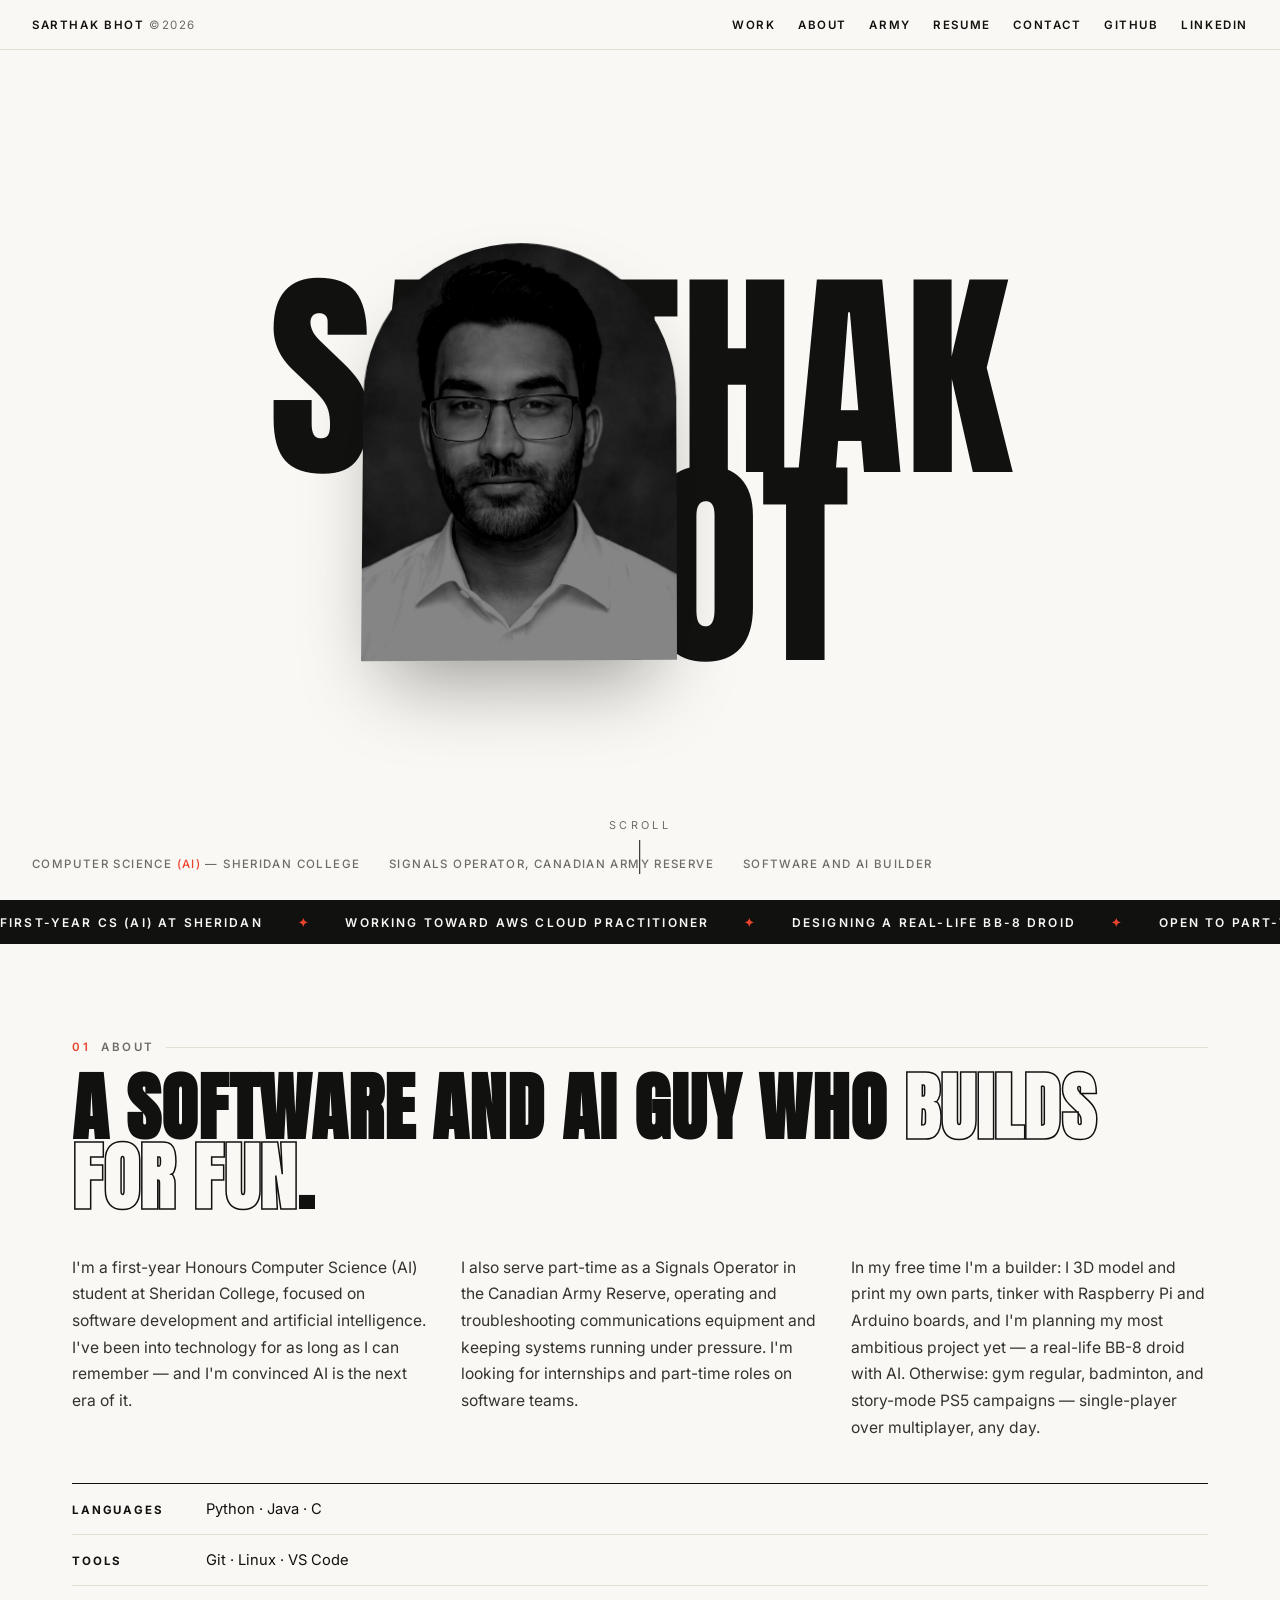
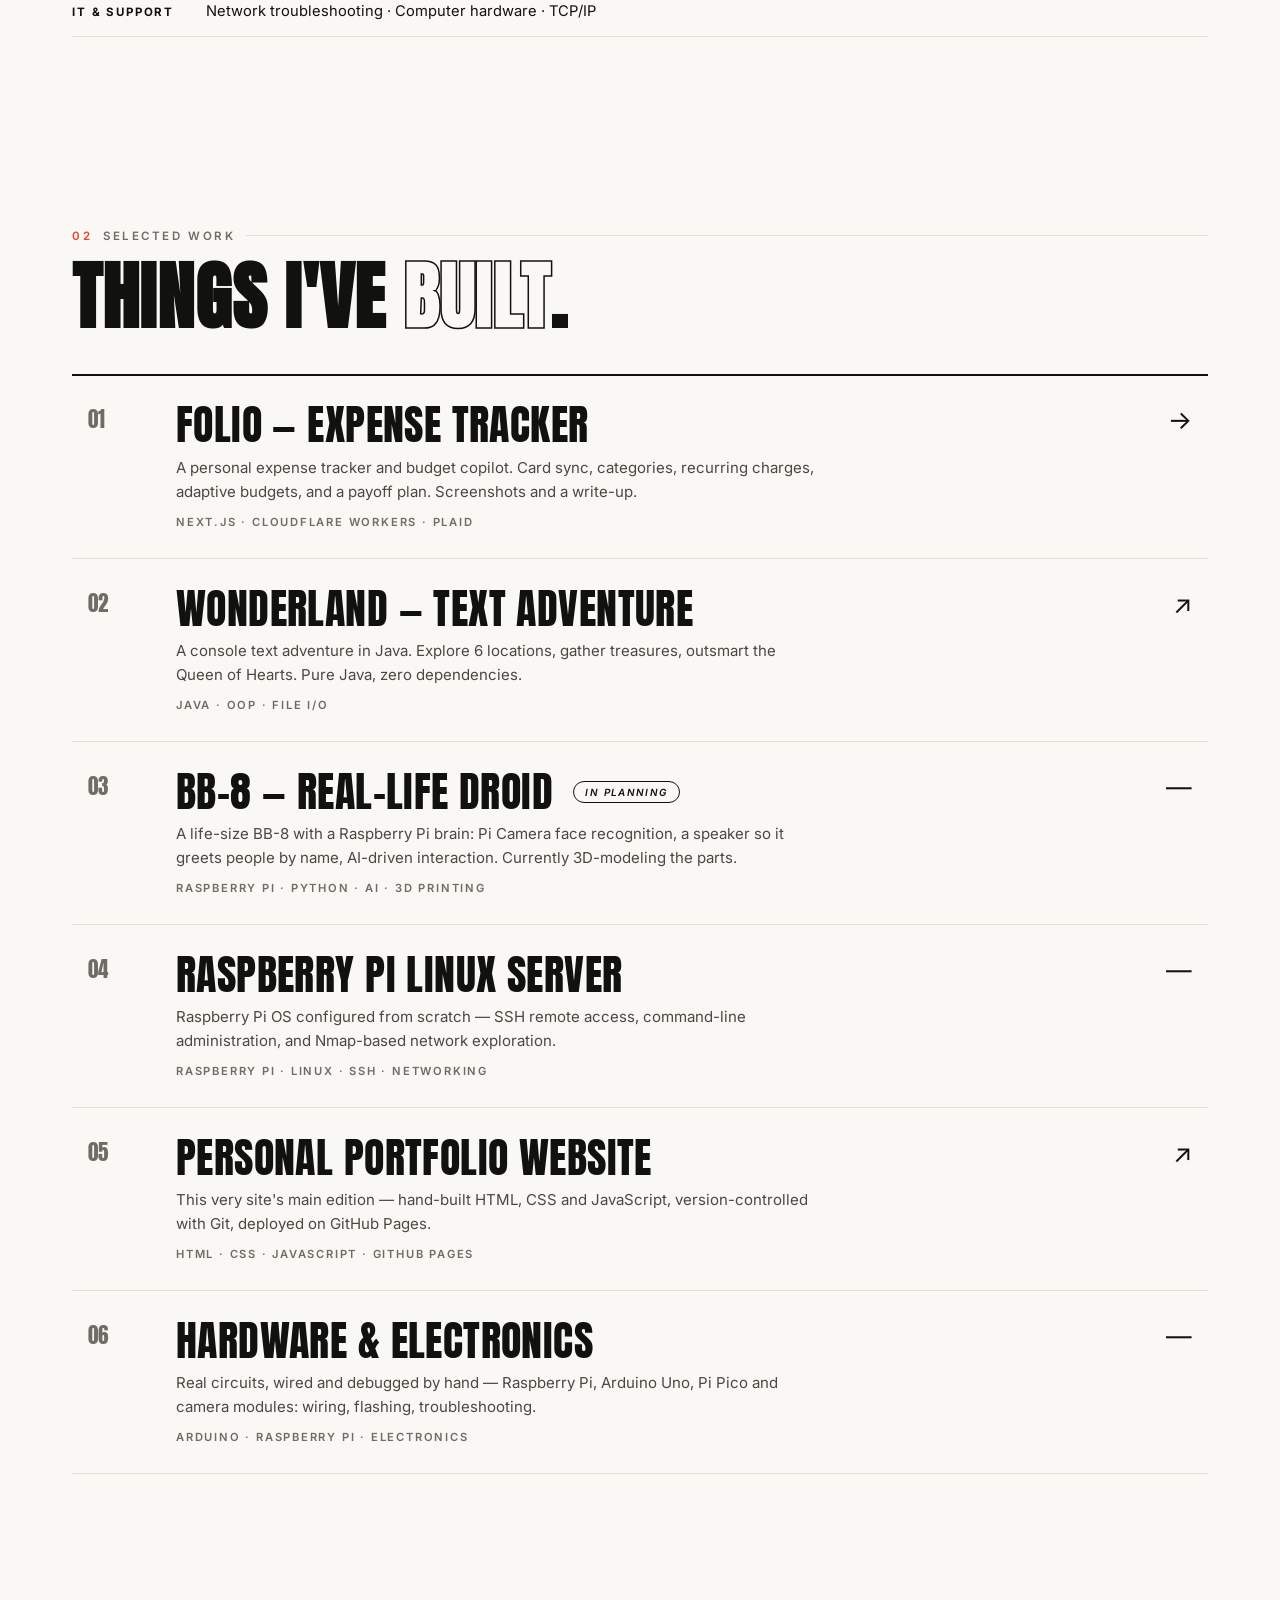
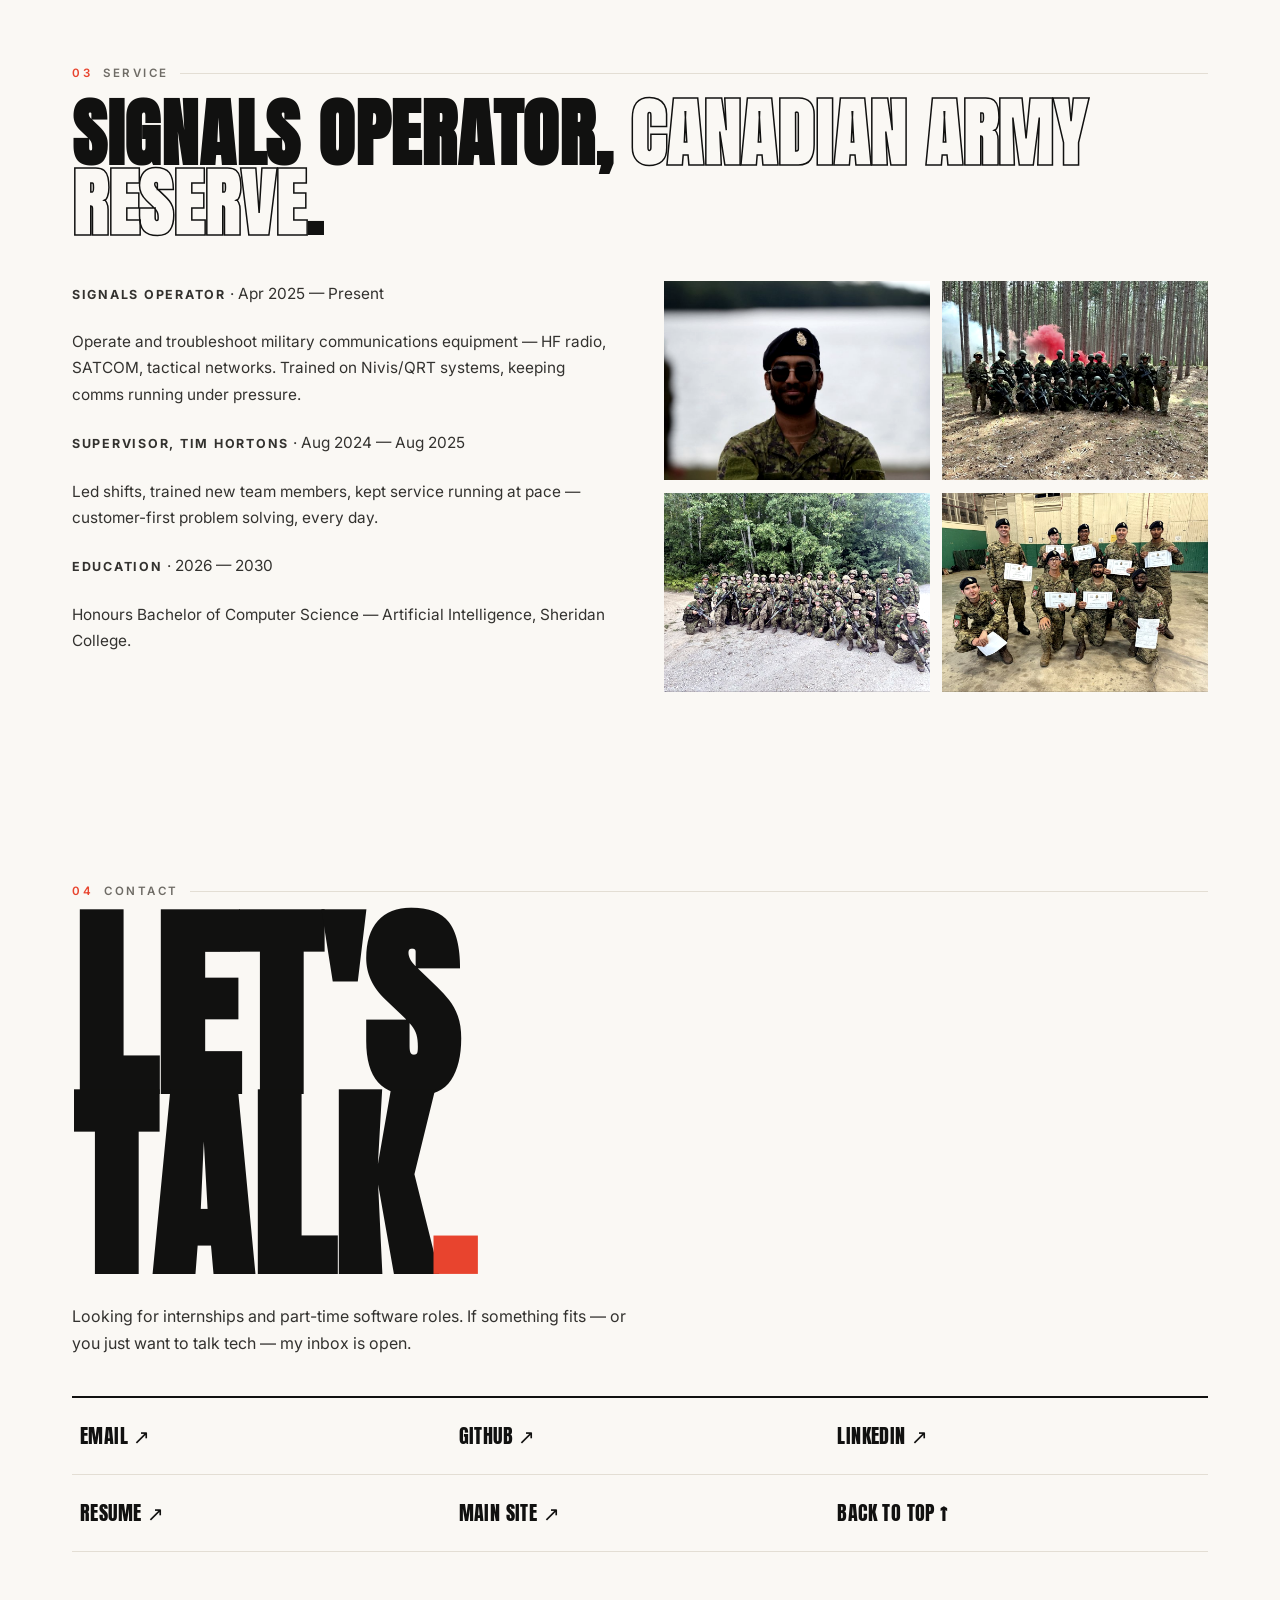
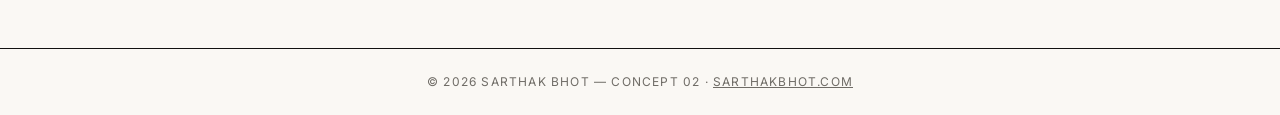
<file: v2/index.html>
<!DOCTYPE html>
<html lang="en">
<head>
  <meta charset="UTF-8" />
  <meta name="viewport" content="width=device-width, initial-scale=1.0" />
  <title>Sarthak Bhot — Concept 02</title>
  <meta name="description" content="Sarthak Bhot — Computer Science (AI) student at Sheridan College, Signals Operator in the Canadian Army Reserve. Editorial concept." />
  <meta name="robots" content="noindex" />
  <link rel="preconnect" href="https://fonts.googleapis.com" />
  <link rel="preconnect" href="https://fonts.gstatic.com" crossorigin />
  <link href="https://fonts.googleapis.com/css2?family=Anton&family=Inter:wght@400;500;600&display=swap" rel="stylesheet" />
  <link rel="stylesheet" href="styles.css?v=7" />
</head>
<body>

  <!-- ============ TOP BAR ============ -->
  <header class="topbar">
    <a href="#top" class="brand">SARTHAK BHOT <span>©2026</span></a>
    <nav class="topnav" aria-label="Primary">
      <a href="#work">Work</a>
      <a href="#about">About</a>
      <a href="#army">Army</a>
      <a href="../Sarthak-Bhot-Resume.pdf" target="_blank" rel="noopener">Resume</a>
      <a href="#contact">Contact</a>
      <a href="https://github.com/sarthakbhot" target="_blank" rel="noopener">GitHub</a>
      <a href="https://www.linkedin.com/in/sarthakbhot/" target="_blank" rel="noopener">LinkedIn</a>
    </nav>
  </header>

  <!-- ============ HERO ============ -->
  <section class="hero" id="top">
    <div class="hero-type" aria-hidden="true">
      <span class="line-solid" data-depth="12">SARTHAK</span>
      <span class="line-solid" data-depth="20">BHOT</span>
    </div>
    <figure class="hero-portrait">
      <img src="../assets/headshot.jpg" alt="Portrait of Sarthak Bhot" />
    </figure>
    <div class="hero-meta">
      <p>Computer Science <em>(AI)</em> — Sheridan College</p>
      <p>Signals Operator, Canadian Army Reserve</p>
      <p>Software and AI builder</p>
    </div>
    <p class="scroll-hint">Scroll <span></span></p>
  </section>

  <!-- ============ TICKER ============ -->
  <div class="ticker" aria-hidden="true">
    <div class="ticker-track">
      <span>First-year CS (AI) at Sheridan</span><i>✦</i>
      <span>Working toward AWS Cloud Practitioner</span><i>✦</i>
      <span>Designing a real-life BB-8 droid</span><i>✦</i>
      <span>Open to part-time IT roles</span><i>✦</i>
      <span>First-year CS (AI) at Sheridan</span><i>✦</i>
      <span>Working toward AWS Cloud Practitioner</span><i>✦</i>
      <span>Designing a real-life BB-8 droid</span><i>✦</i>
      <span>Open to part-time IT roles</span><i>✦</i>
    </div>
  </div>

  <main>
    <!-- ============ ABOUT ============ -->
    <section id="about" class="section">
      <p class="sec-label reveal"><span>01</span> About</p>
      <h2 class="statement reveal">A software and AI guy who <em>builds for fun</em>.</h2>
      <div class="about-cols">
        <p class="reveal">I'm a first-year Honours Computer Science (AI) student at Sheridan College, focused on software development and artificial intelligence. I've been into technology for as long as I can remember — and I'm convinced AI is the next era of it.</p>
        <p class="reveal">I also serve part-time as a Signals Operator in the Canadian Army Reserve, operating and troubleshooting communications equipment and keeping systems running under pressure. I'm looking for internships and part-time roles on software teams.</p>
        <p class="reveal">In my free time I'm a builder: I 3D model and print my own parts, tinker with Raspberry Pi and Arduino boards, and I'm planning my most ambitious project yet — a real-life BB-8 droid with AI. Otherwise: gym regular, badminton, and story-mode PS5 campaigns — single-player over multiplayer, any day.</p>
      </div>
      <ul class="fact-list reveal">
        <li><b>Languages</b> Python · Java · C</li>
        <li><b>Tools</b> Git · Linux · VS Code</li>
        <li><b>IT &amp; Support</b> Network troubleshooting · Computer hardware · TCP/IP</li>
      </ul>
    </section>

    <!-- ============ WORK ============ -->
    <section id="work" class="section">
      <p class="sec-label reveal"><span>02</span> Selected work</p>
      <h2 class="sec-title reveal">Things I've <em>built</em>.</h2>
      <div class="work-list">

        <a class="work-row reveal" href="/projects/folio/">
          <span class="work-idx">01</span>
          <span class="work-main">
            <span class="work-name">Folio — Expense tracker</span>
            <span class="work-desc">A personal expense tracker and budget copilot. Card sync, categories, recurring charges, adaptive budgets, and a payoff plan. Screenshots and a write-up.</span>
            <span class="work-tags">Next.js · Cloudflare Workers · Plaid</span>
          </span>
          <span class="work-arrow">→</span>
        </a>

        <a class="work-row reveal" href="https://github.com/sarthakbhot/wonderland-text-adventure" target="_blank" rel="noopener">
          <span class="work-idx">02</span>
          <span class="work-main">
            <span class="work-name">Wonderland — Text Adventure</span>
            <span class="work-desc">A console text adventure in Java. Explore 6 locations, gather treasures, outsmart the Queen of Hearts. Pure Java, zero dependencies.</span>
            <span class="work-tags">Java · OOP · File I/O</span>
          </span>
          <span class="work-arrow">↗</span>
        </a>

        <div class="work-row reveal">
          <span class="work-idx">03</span>
          <span class="work-main">
            <span class="work-name">BB-8 — Real-Life Droid <em class="pill">In planning</em></span>
            <span class="work-desc">A life-size BB-8 with a Raspberry Pi brain: Pi Camera face recognition, a speaker so it greets people by name, AI-driven interaction. Currently 3D-modeling the parts.</span>
            <span class="work-tags">Raspberry Pi · Python · AI · 3D Printing</span>
          </span>
          <span class="work-arrow">—</span>
        </div>

        <div class="work-row reveal">
          <span class="work-idx">04</span>
          <span class="work-main">
            <span class="work-name">Raspberry Pi Linux Server</span>
            <span class="work-desc">Raspberry Pi OS configured from scratch — SSH remote access, command-line administration, and Nmap-based network exploration.</span>
            <span class="work-tags">Raspberry Pi · Linux · SSH · Networking</span>
          </span>
          <span class="work-arrow">—</span>
        </div>

        <a class="work-row reveal" href="https://github.com/sarthakbhot/sarthakbhot.github.io" target="_blank" rel="noopener">
          <span class="work-idx">05</span>
          <span class="work-main">
            <span class="work-name">Personal Portfolio Website</span>
            <span class="work-desc">This very site's main edition — hand-built HTML, CSS and JavaScript, version-controlled with Git, deployed on GitHub Pages.</span>
            <span class="work-tags">HTML · CSS · JavaScript · GitHub Pages</span>
          </span>
          <span class="work-arrow">↗</span>
        </a>

        <div class="work-row reveal">
          <span class="work-idx">06</span>
          <span class="work-main">
            <span class="work-name">Hardware &amp; Electronics</span>
            <span class="work-desc">Real circuits, wired and debugged by hand — Raspberry Pi, Arduino Uno, Pi Pico and camera modules: wiring, flashing, troubleshooting.</span>
            <span class="work-tags">Arduino · Raspberry Pi · Electronics</span>
          </span>
          <span class="work-arrow">—</span>
        </div>

      </div>
    </section>

    <!-- ============ ARMY ============ -->
    <section id="army" class="section">
      <p class="sec-label reveal"><span>03</span> Service</p>
      <h2 class="sec-title reveal">Signals Operator, <em>Canadian Army Reserve</em>.</h2>
      <div class="army-grid">
        <div class="reveal">
          <p class="army-role"><b>Signals Operator</b> · Apr 2025 — Present</p>
          <p>Operate and troubleshoot military communications equipment — HF radio, SATCOM, tactical networks. Trained on Nivis/QRT systems, keeping comms running under pressure.</p>
          <p class="army-role"><b>Supervisor, Tim Hortons</b> · Aug 2024 — Aug 2025</p>
          <p>Led shifts, trained new team members, kept service running at pace — customer-first problem solving, every day.</p>
          <p class="army-role"><b>Education</b> · 2026 — 2030</p>
          <p>Honours Bachelor of Computer Science — Artificial Intelligence, Sheridan College.</p>
        </div>
        <div class="army-photos reveal">
          <img src="../assets/army/army-portrait.jpg" alt="Sarthak in uniform during BMQ" loading="lazy" style="object-position:center 38%" />
          <img src="../assets/army/army-bmq.jpg" alt="BMQ platoon during field training" loading="lazy" />
          <img src="../assets/army/army-dp1.jpg" alt="DP1 course group photo" loading="lazy" />
          <img src="../assets/army/army-dp1-grad.jpg" alt="DP1 graduates holding certificates" loading="lazy" />
        </div>
      </div>
    </section>

    <!-- ============ CONTACT ============ -->
    <section id="contact" class="section contact">
      <p class="sec-label reveal"><span>04</span> Contact</p>
      <h2 class="contact-giant reveal">LET'S<br />TALK<span>.</span></h2>
      <p class="reveal contact-sub">Looking for internships and part-time software roles. If something fits — or you just want to talk tech — my inbox is open.</p>
      <div class="link-grid reveal">
        <a href="mailto:sarthakbhot1@gmail.com">Email ↗</a>
        <a href="https://github.com/sarthakbhot" target="_blank" rel="noopener">GitHub ↗</a>
        <a href="https://www.linkedin.com/in/sarthakbhot/" target="_blank" rel="noopener">LinkedIn ↗</a>
        <a href="../Sarthak-Bhot-Resume.pdf" target="_blank" rel="noopener">Resume ↗</a>
        <a href="https://sarthakbhot.com">Main site ↗</a>
        <a href="#top">Back to top ↑</a>
      </div>
    </section>
  </main>

  <footer>
    <p>© 2026 Sarthak Bhot — Concept 02 · <a href="https://sarthakbhot.com">sarthakbhot.com</a></p>
  </footer>

  <script src="script.js?v=7"></script>
</body>
</html>
</file>
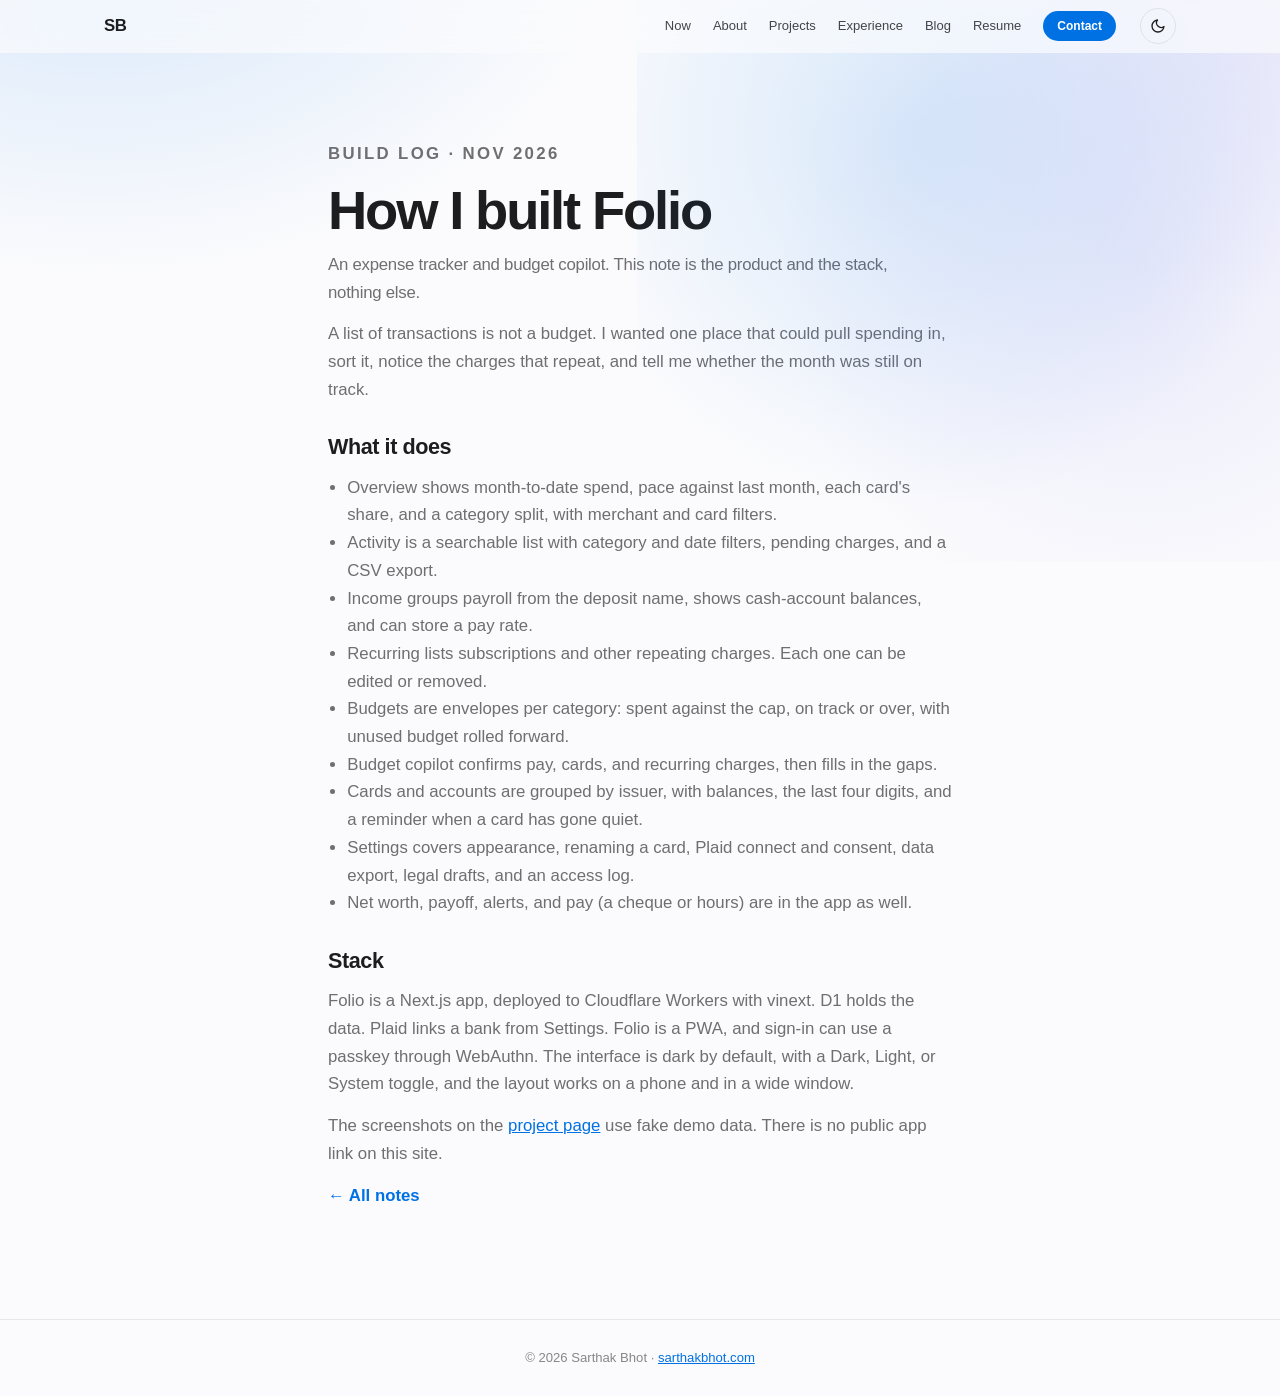
<file: blog/how-i-built-folio/index.html>
<!DOCTYPE html>
<html lang="en" data-theme="dark">
<head>
  <meta charset="UTF-8" />
  <meta name="viewport" content="width=device-width, initial-scale=1.0, viewport-fit=cover" />
  <title>How I built Folio — Sarthak Bhot</title>
  <meta name="description" content="How Sarthak Bhot built Folio, an expense tracker and budget copilot, with Next.js on Cloudflare Workers, D1, and Plaid." />
  <meta name="theme-color" content="#000000" />
  <link rel="canonical" href="https://sarthakbhot.com/blog/how-i-built-folio/" />
  <link rel="icon" href="/favicon.svg" type="image/svg+xml" />
  <link rel="stylesheet" href="/styles.css?v=47" />
  <script>
    (function () {
      try {
        var saved = localStorage.getItem('sb-theme');
        var theme = saved === 'light' || saved === 'dark' ? saved : (matchMedia('(prefers-color-scheme: light)').matches ? 'light' : 'dark');
        document.documentElement.setAttribute('data-theme', theme);
      } catch (e) {}
    })();
  </script>
</head>
<body>
  <a class="skip-link" href="#content">Skip to content</a>
  <nav id="nav" aria-label="Primary">
    <div class="nav-inner">
      <a href="/" class="logo">SB</a>
      <div class="nav-links" id="navLinks">
        <a href="/#now">Now</a>
        <a href="/#about">About</a>
        <a href="/#projects">Projects</a>
        <a href="/#experience">Experience</a>
        <a href="/blog/">Blog</a>
        <a href="/Sarthak-Bhot-Resume.pdf?v=3" target="_blank" rel="noopener">Resume</a>
        <a href="/#contact" class="nav-cta">Contact</a>
      </div>
      <button class="theme-toggle" id="themeToggle" type="button" aria-label="Switch to light mode">
        <svg class="icon-sun" viewBox="0 0 24 24" fill="none" stroke="currentColor" stroke-width="2" stroke-linecap="round" aria-hidden="true"><circle cx="12" cy="12" r="4"/><path d="M12 2v2M12 20v2M4.93 4.93l1.41 1.41M17.66 17.66l1.41 1.41M2 12h2M20 12h2M4.93 19.07l1.41-1.41M17.66 6.34l1.41-1.41"/></svg>
        <svg class="icon-moon" viewBox="0 0 24 24" fill="none" stroke="currentColor" stroke-width="2" stroke-linecap="round" stroke-linejoin="round" aria-hidden="true"><path d="M21 12.79A9 9 0 1 1 11.21 3 7 7 0 0 0 21 12.79z"/></svg>
      </button>
      <button class="menu-btn" id="menuBtn" type="button" aria-label="Menu" aria-expanded="false" aria-controls="navLinks"><span></span><span></span></button>
    </div>
  </nav>
  <main id="content">
    <article class="hero">
      <div class="wrap post">

        <p class="eyebrow">Build log · Nov 2026</p>
        <h1>How I built Folio</h1>
        <p class="hero-sub">An expense tracker and budget copilot. This note is the product and the stack, nothing else.</p>
        <p>A list of transactions is not a budget. I wanted one place that could pull spending in, sort it, notice the charges that repeat, and tell me whether the month was still on track.</p>
        <h2>What it does</h2>
        <ul>
          <li>Overview shows month-to-date spend, pace against last month, each card's share, and a category split, with merchant and card filters.</li>
          <li>Activity is a searchable list with category and date filters, pending charges, and a CSV export.</li>
          <li>Income groups payroll from the deposit name, shows cash-account balances, and can store a pay rate.</li>
          <li>Recurring lists subscriptions and other repeating charges. Each one can be edited or removed.</li>
          <li>Budgets are envelopes per category: spent against the cap, on track or over, with unused budget rolled forward.</li>
          <li>Budget copilot confirms pay, cards, and recurring charges, then fills in the gaps.</li>
          <li>Cards and accounts are grouped by issuer, with balances, the last four digits, and a reminder when a card has gone quiet.</li>
          <li>Settings covers appearance, renaming a card, Plaid connect and consent, data export, legal drafts, and an access log.</li>
          <li>Net worth, payoff, alerts, and pay (a cheque or hours) are in the app as well.</li>
        </ul>
        <h2>Stack</h2>
        <p>Folio is a Next.js app, deployed to Cloudflare Workers with vinext. D1 holds the data. Plaid links a bank from Settings. Folio is a PWA, and sign-in can use a passkey through WebAuthn. The interface is dark by default, with a Dark, Light, or System toggle, and the layout works on a phone and in a wide window.</p>
        <p>The screenshots on the <a href="/projects/folio/">project page</a> use fake demo data. There is no public app link on this site.</p>
        <p class="page-back"><a class="text-link" href="/blog/">← All notes</a></p>

      </div>
    </article>
  </main>
  <footer><div class="wrap"><p>© 2026 Sarthak Bhot · <a href="/">sarthakbhot.com</a></p></div></footer>
  <script src="/script.js?v=47"></script>
</body>
</html>
</file>
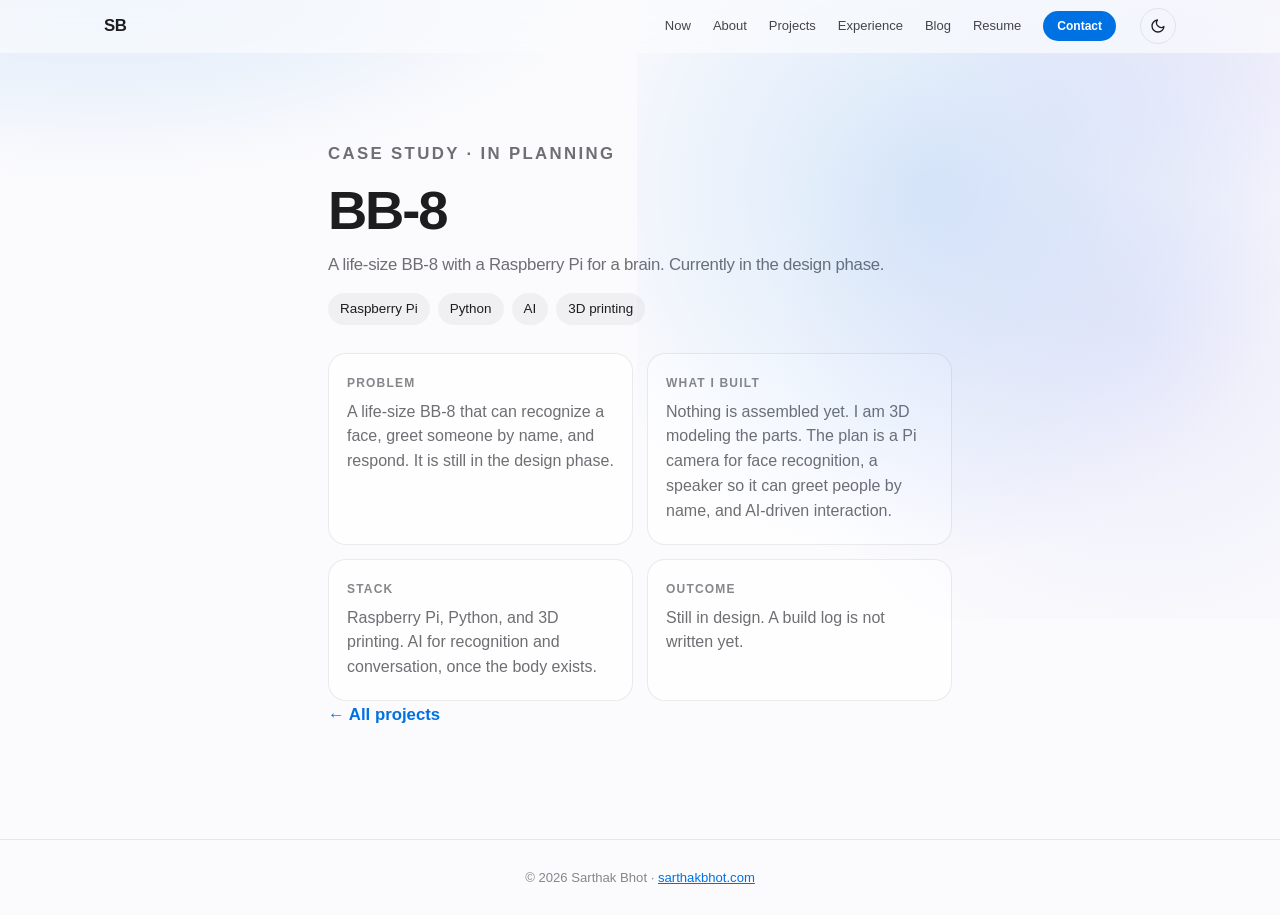
<file: projects/bb-8/index.html>
<!DOCTYPE html>
<html lang="en" data-theme="dark">
<head>
  <meta charset="UTF-8" />
  <meta name="viewport" content="width=device-width, initial-scale=1.0, viewport-fit=cover" />
  <title>BB-8 — Sarthak Bhot</title>
  <meta name="description" content="Case study: a life-size BB-8 droid Sarthak Bhot is designing." />
  <meta name="theme-color" content="#000000" />
  <link rel="canonical" href="https://sarthakbhot.com/projects/bb-8/" />
  <link rel="icon" href="/favicon.svg" type="image/svg+xml" />
  <link rel="stylesheet" href="/styles.css?v=47" />
  <script>
    (function () {
      try {
        var saved = localStorage.getItem('sb-theme');
        var theme = saved === 'light' || saved === 'dark' ? saved : (matchMedia('(prefers-color-scheme: light)').matches ? 'light' : 'dark');
        document.documentElement.setAttribute('data-theme', theme);
      } catch (e) {}
    })();
  </script>
</head>
<body>
  <a class="skip-link" href="#content">Skip to content</a>
  <nav id="nav" aria-label="Primary">
    <div class="nav-inner">
      <a href="/" class="logo">SB</a>
      <div class="nav-links" id="navLinks">
        <a href="/#now">Now</a>
        <a href="/#about">About</a>
        <a href="/#projects">Projects</a>
        <a href="/#experience">Experience</a>
        <a href="/blog/">Blog</a>
        <a href="/Sarthak-Bhot-Resume.pdf?v=3" target="_blank" rel="noopener">Resume</a>
        <a href="/#contact" class="nav-cta">Contact</a>
      </div>
      <button class="theme-toggle" id="themeToggle" type="button" aria-label="Switch to light mode">
        <svg class="icon-sun" viewBox="0 0 24 24" fill="none" stroke="currentColor" stroke-width="2" stroke-linecap="round" aria-hidden="true"><circle cx="12" cy="12" r="4"/><path d="M12 2v2M12 20v2M4.93 4.93l1.41 1.41M17.66 17.66l1.41 1.41M2 12h2M20 12h2M4.93 19.07l1.41-1.41M17.66 6.34l1.41-1.41"/></svg>
        <svg class="icon-moon" viewBox="0 0 24 24" fill="none" stroke="currentColor" stroke-width="2" stroke-linecap="round" stroke-linejoin="round" aria-hidden="true"><path d="M21 12.79A9 9 0 1 1 11.21 3 7 7 0 0 0 21 12.79z"/></svg>
      </button>
      <button class="menu-btn" id="menuBtn" type="button" aria-label="Menu" aria-expanded="false" aria-controls="navLinks"><span></span><span></span></button>
    </div>
  </nav>
  <main id="content">
    <article class="hero">
      <div class="wrap post">

        <p class="eyebrow">Case study · In planning</p>
        <h1>BB-8</h1>
        <p class="hero-sub">A life-size BB-8 with a Raspberry Pi for a brain. Currently in the design phase.</p>
        <div class="pills"><span>Raspberry Pi</span><span>Python</span><span>AI</span><span>3D printing</span></div>
        <dl class="case-grid">
          <div><dt>Problem</dt><dd>A life-size BB-8 that can recognize a face, greet someone by name, and respond. It is still in the design phase.</dd></div>
          <div><dt>What I built</dt><dd>Nothing is assembled yet. I am 3D modeling the parts. The plan is a Pi camera for face recognition, a speaker so it can greet people by name, and AI-driven interaction.</dd></div>
          <div><dt>Stack</dt><dd>Raspberry Pi, Python, and 3D printing. AI for recognition and conversation, once the body exists.</dd></div>
          <div><dt>Outcome</dt><dd>Still in design. A build log is not written yet.</dd>
          <!-- TODO: Sarthak — note which parts are modeled or printed, which Pi you are using, and what is actually working. Do not claim a finished droid. -->
          </div>
        </dl>

        <p class="page-back"><a class="text-link" href="/#projects">← All projects</a></p>
      </div>
    </article>
  </main>
  <footer><div class="wrap"><p>© 2026 Sarthak Bhot · <a href="/">sarthakbhot.com</a></p></div></footer>
  <script src="/script.js?v=47"></script>
</body>
</html>
</file>
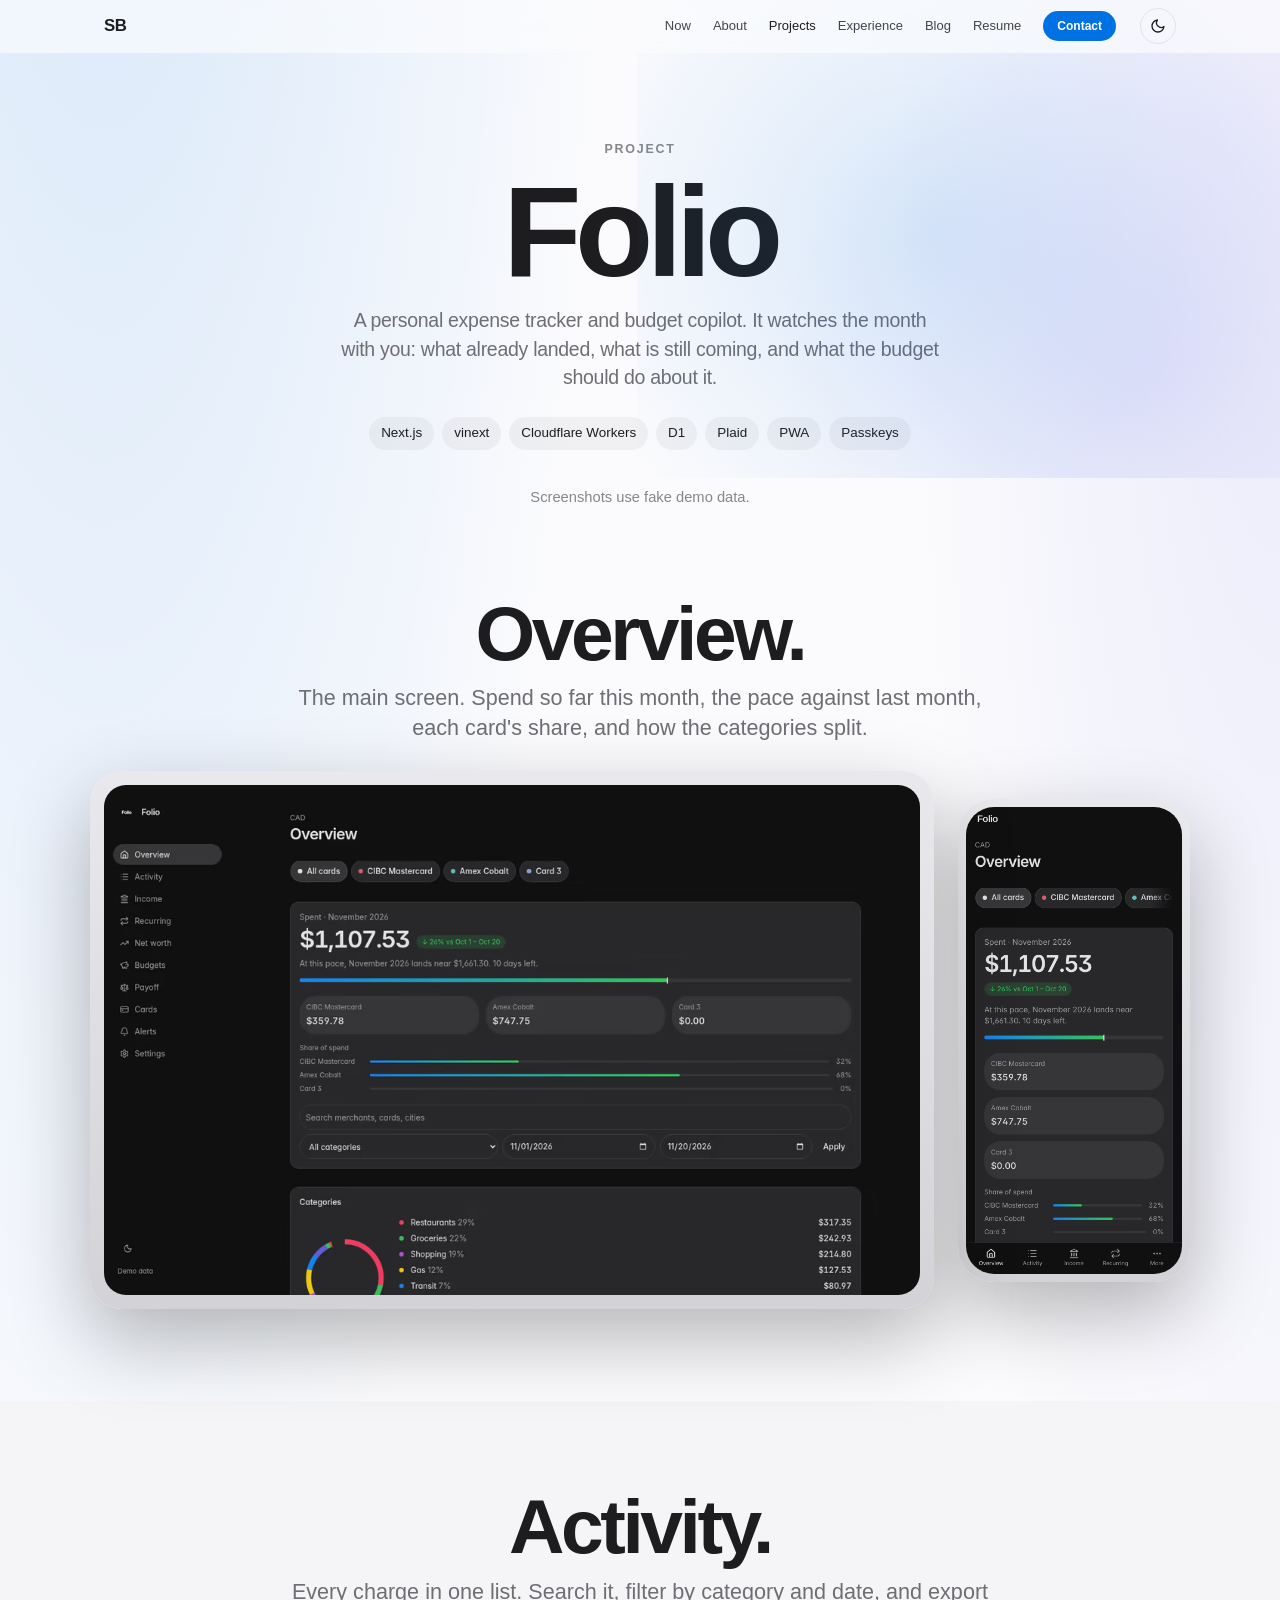
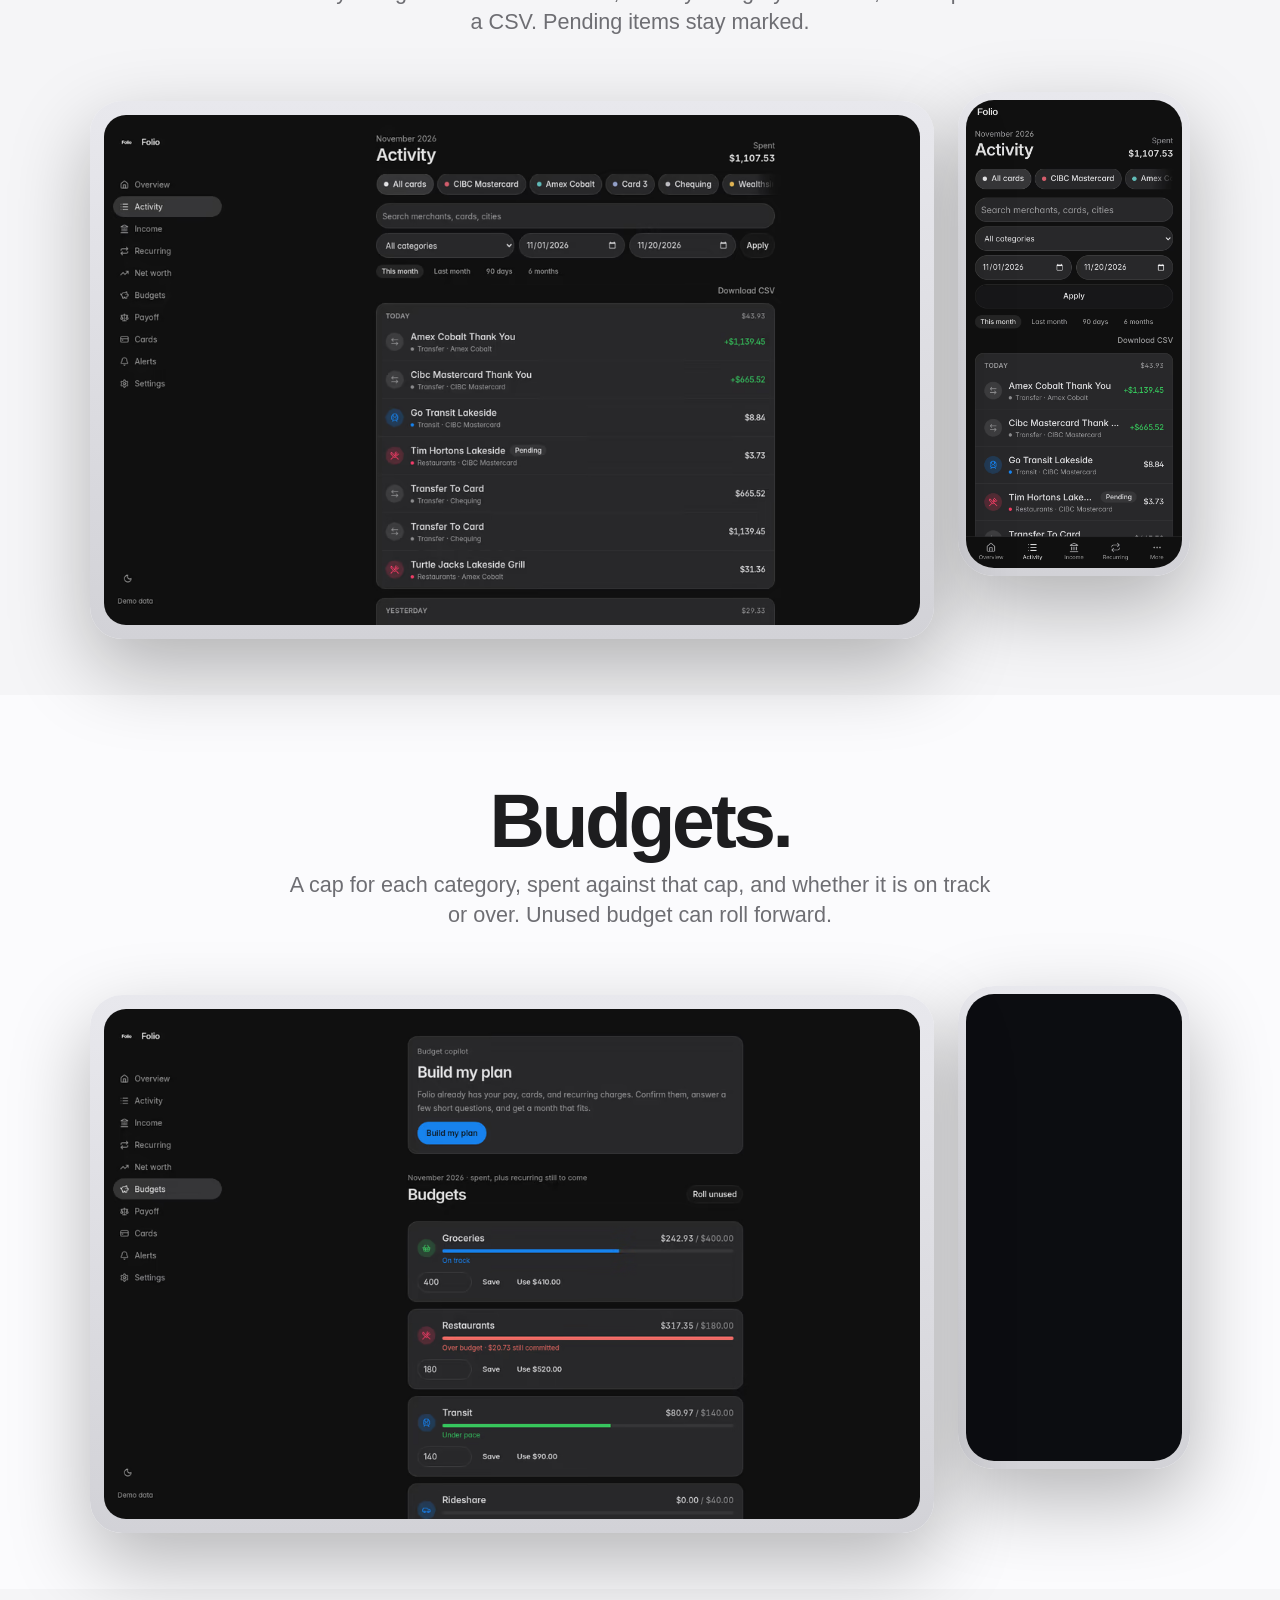
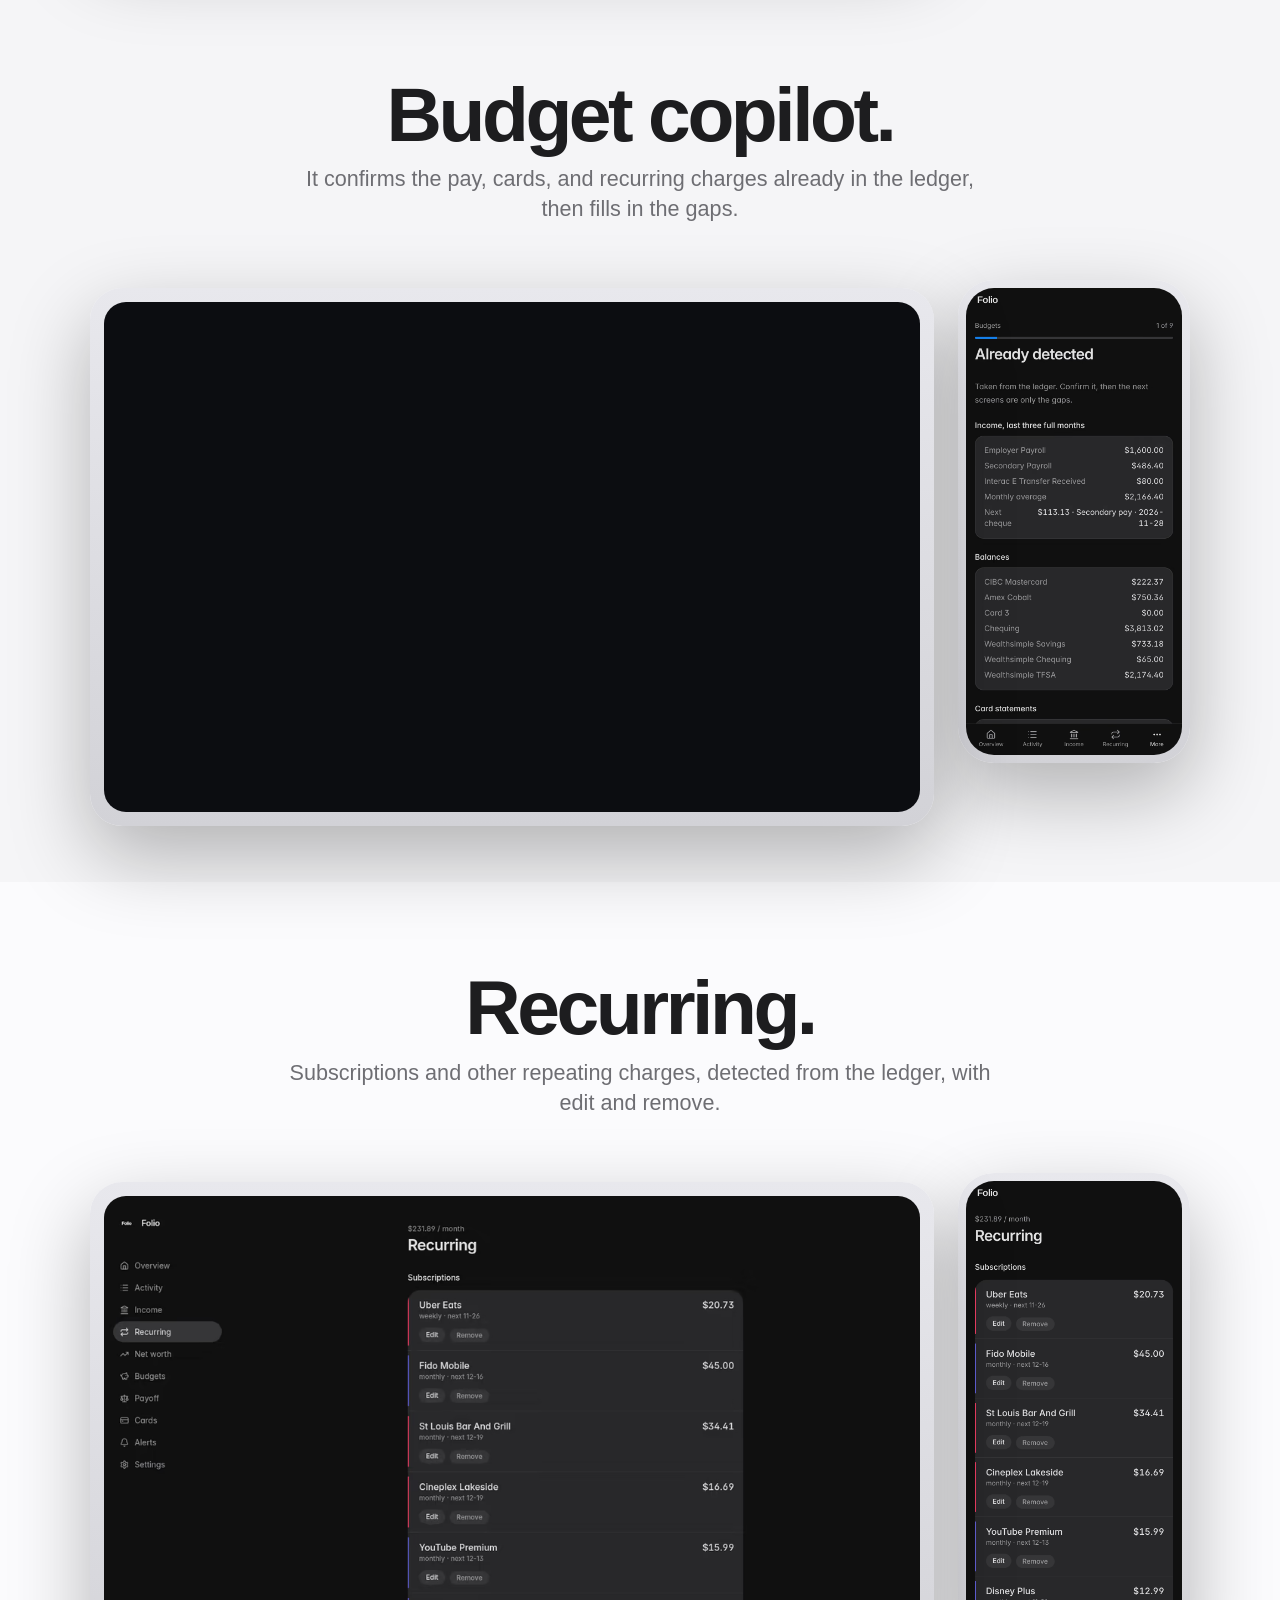
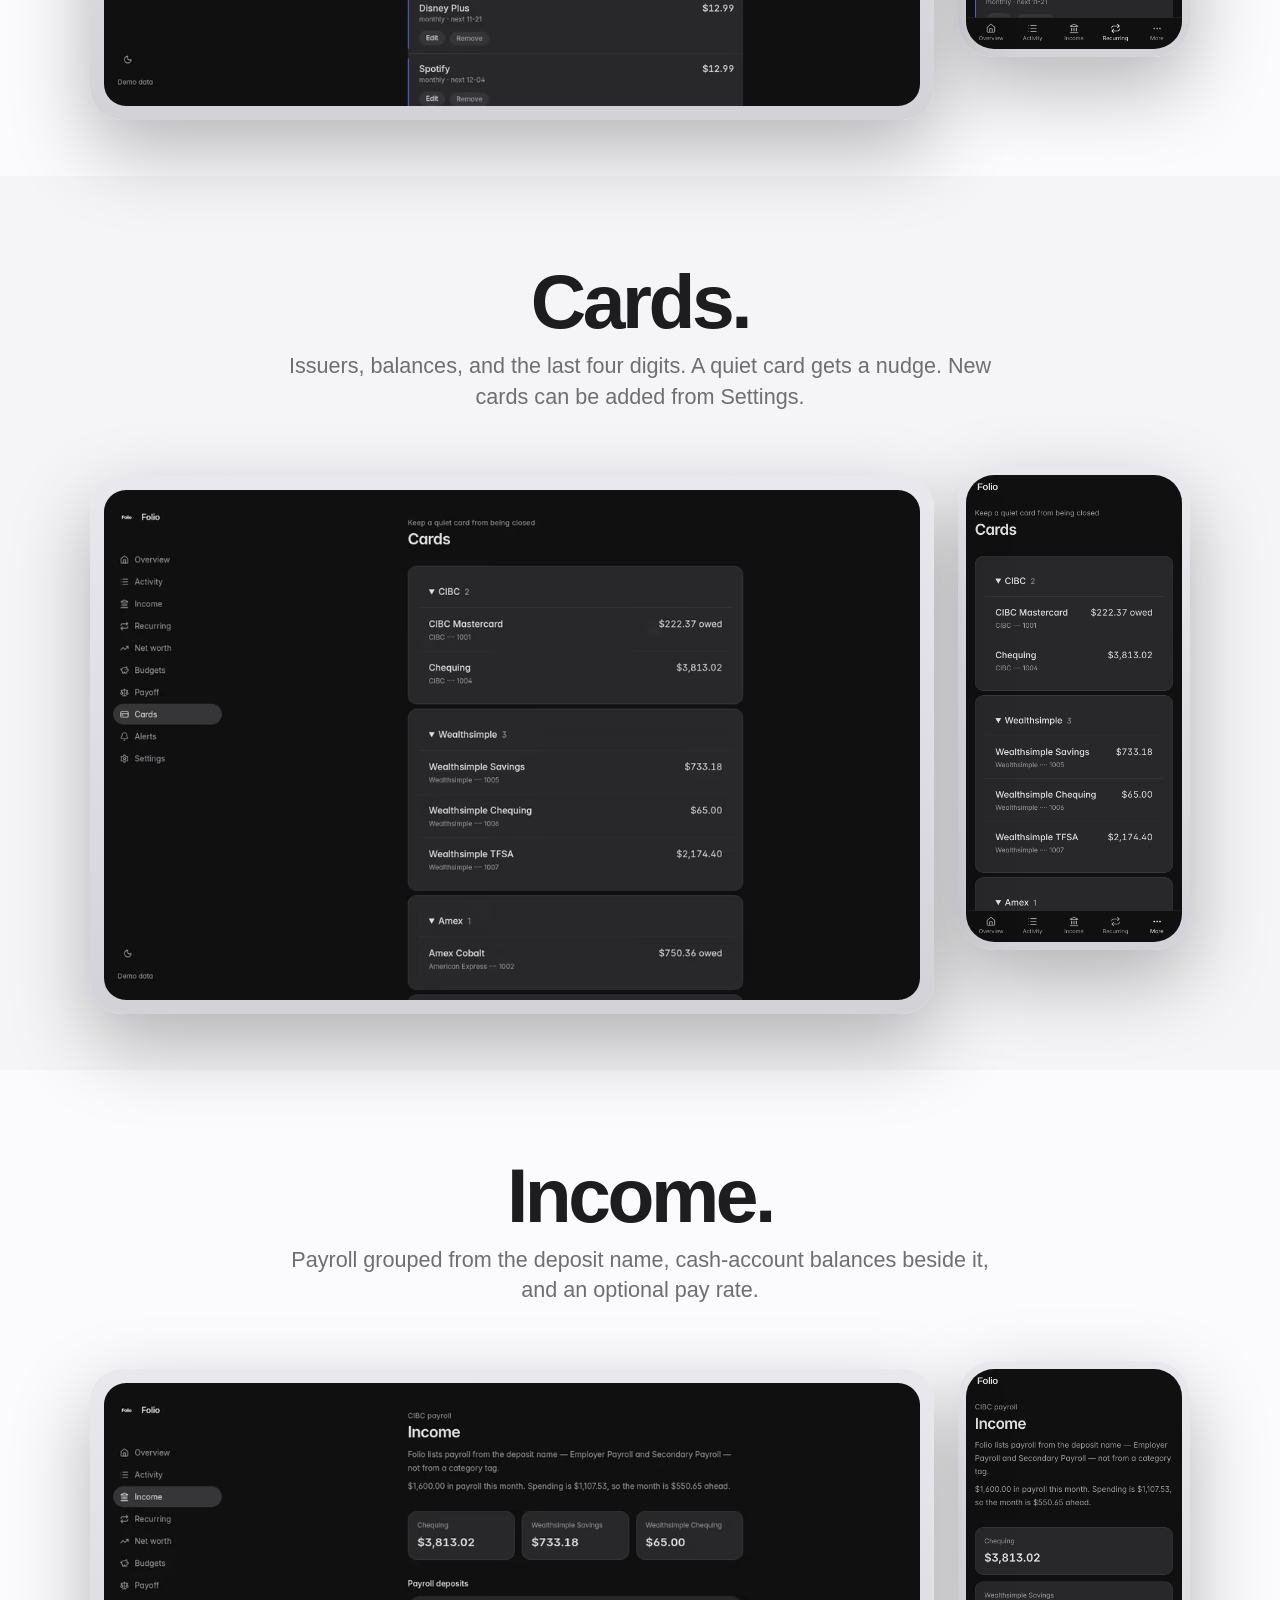
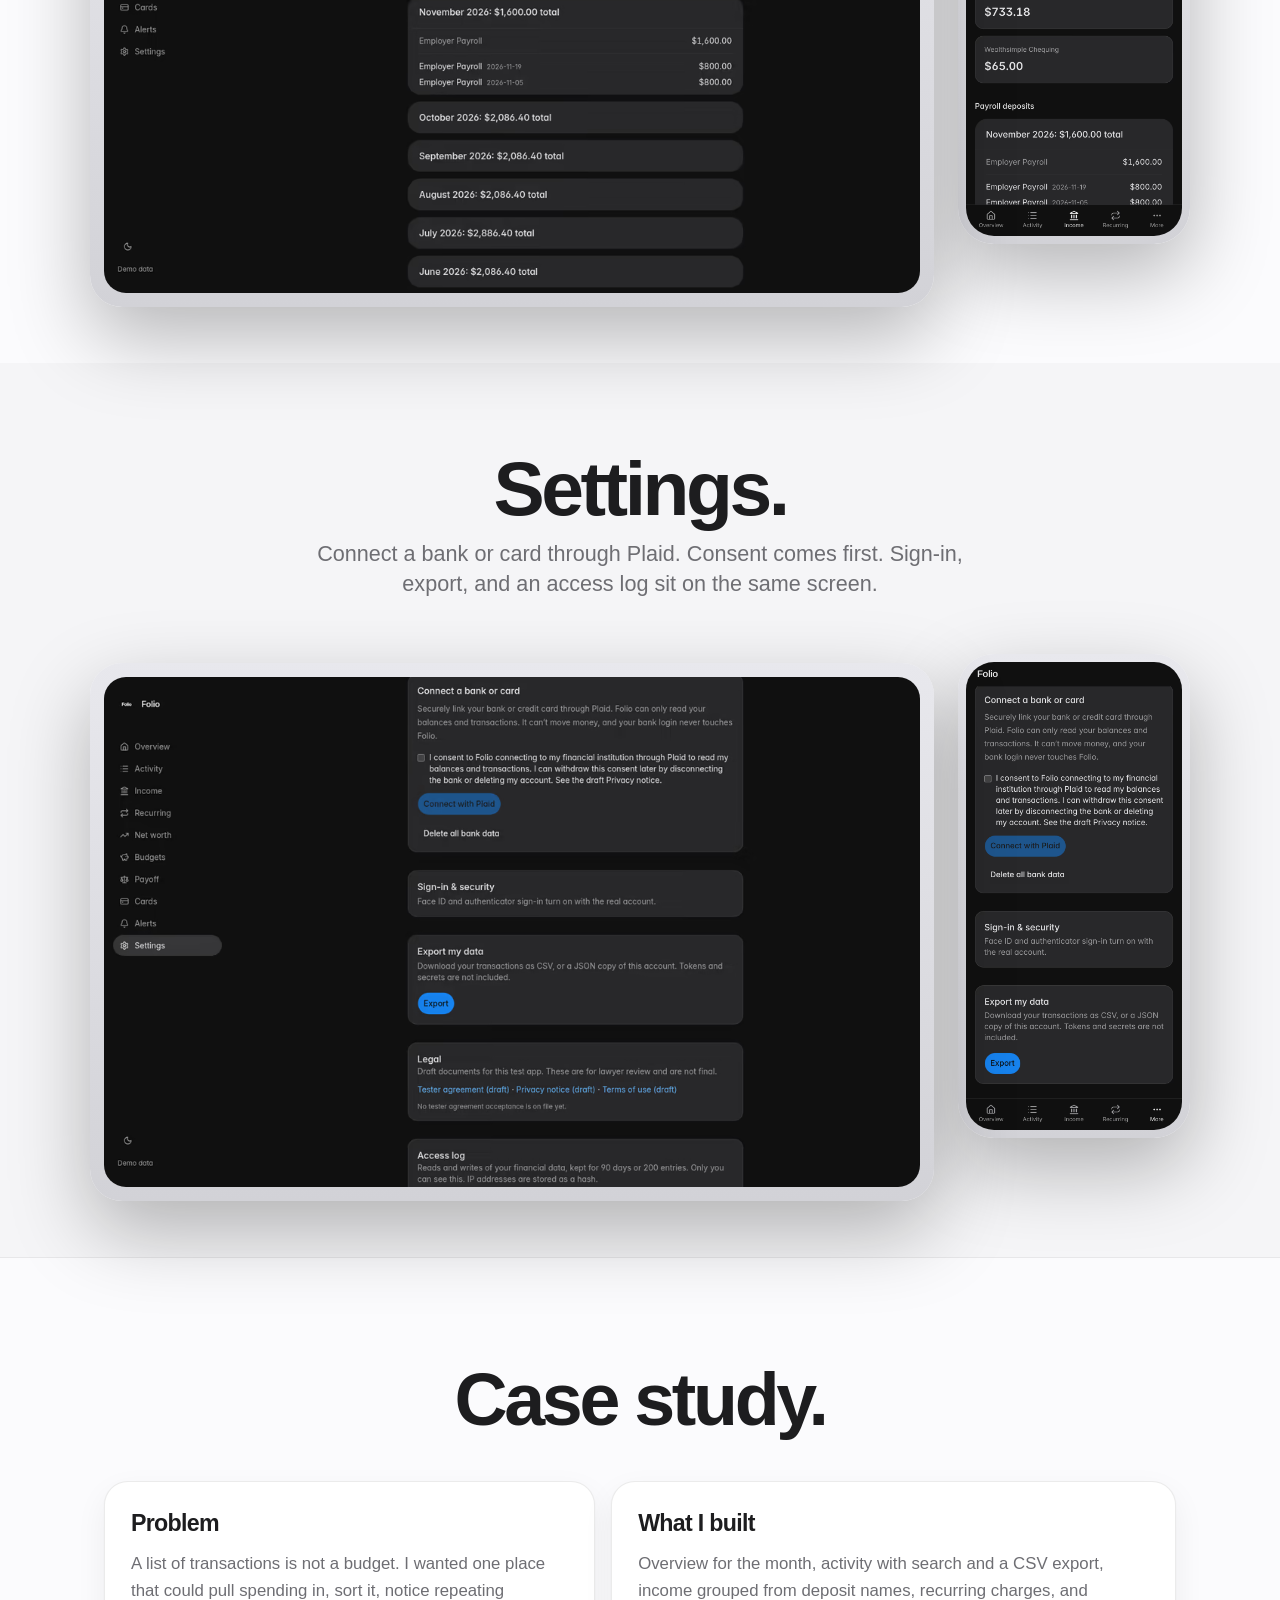
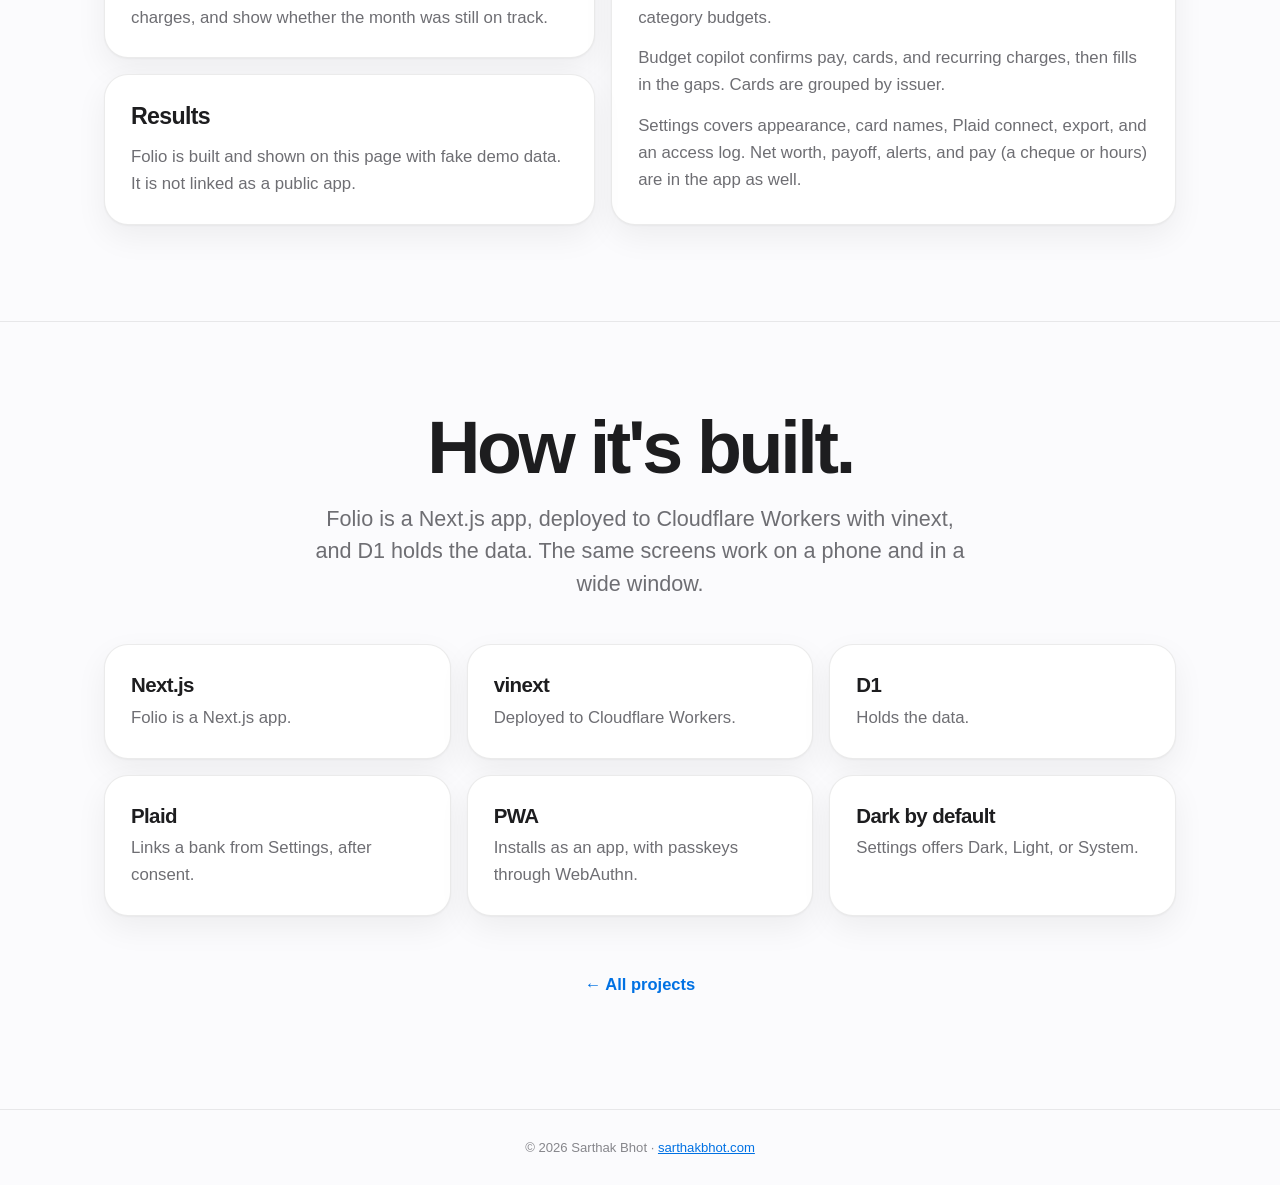
<file: projects/folio/index.html>
<!DOCTYPE html>
<html lang="en" data-theme="dark">
<head>
  <meta charset="UTF-8" />
  <meta name="viewport" content="width=device-width, initial-scale=1.0, viewport-fit=cover" />
  <title>Folio — Sarthak Bhot</title>
  <meta name="description" content="Folio is Sarthak Bhot's expense tracker and budget copilot. Month-to-date spend, activity, budgets, a budget copilot, and Plaid. Screenshots and a write-up." />
  <meta name="theme-color" content="#000000" />
  <link rel="canonical" href="https://sarthakbhot.com/projects/folio/" />
  <meta property="og:title" content="Folio — expense tracker and budget copilot" />
  <meta property="og:description" content="Sarthak Bhot's personal expense tracker and budget copilot. Screenshots of the current app and a write-up of how it works." />
  <meta property="og:type" content="article" />
  <meta property="og:url" content="https://sarthakbhot.com/projects/folio/" />
  <meta property="og:image" content="https://sarthakbhot.com/assets/folio/og-v2.jpg" />
  <meta property="og:image:width" content="1200" />
  <meta property="og:image:height" content="630" />
  <meta property="og:image:alt" content="Folio, an expense tracker and budget copilot by Sarthak Bhot" />
  <meta name="twitter:card" content="summary_large_image" />
  <meta name="twitter:title" content="Folio — expense tracker and budget copilot" />
  <meta name="twitter:description" content="Sarthak Bhot's personal expense tracker and budget copilot. Screenshots and a write-up." />
  <meta name="twitter:image" content="https://sarthakbhot.com/assets/folio/og-v2.jpg" />
  <link rel="icon" href="/favicon.svg" type="image/svg+xml" />
  <link rel="icon" href="/assets/favicon-32.png" type="image/png" sizes="32x32" />
  <link rel="apple-touch-icon" href="/assets/apple-touch-icon.png" />
  <link rel="stylesheet" href="/styles.css?v=50" />
  <script>
    (function () {
      try {
        var saved = localStorage.getItem('sb-theme');
        var theme = saved === 'light' || saved === 'dark' ? saved : (matchMedia('(prefers-color-scheme: light)').matches ? 'light' : 'dark');
        document.documentElement.setAttribute('data-theme', theme);
        var meta = document.querySelector('meta[name="theme-color"]');
        if (meta) meta.setAttribute('content', theme === 'dark' ? '#000000' : '#fbfbfd');
      } catch (e) {}
    })();
  </script>
  <script type="application/ld+json">
  {
    "@context": "https://schema.org",
    "@type": "CreativeWork",
    "name": "Folio",
    "headline": "Expense tracker and budget copilot",
    "description": "Personal expense tracker and budget copilot. Tracks the month, activity, income, recurring charges, and budgets, with a budget copilot and Plaid bank linking.",
    "author": {
      "@type": "Person",
      "name": "Sarthak Bhot",
      "url": "https://sarthakbhot.com/"
    }
  }
  </script>
</head>
<body>
  <a class="skip-link" href="#content">Skip to content</a>
  <div id="progress"></div>

  <nav id="nav" aria-label="Primary">
    <div class="nav-inner">
      <a href="/" class="logo">SB</a>
      <div class="nav-links" id="navLinks">
        <a href="/#now">Now</a>
        <a href="/#about">About</a>
        <a href="/#projects" aria-current="page">Projects</a>
        <a href="/#experience">Experience</a>
        <a href="/blog/">Blog</a>
        <a href="/Sarthak-Bhot-Resume.pdf?v=3" target="_blank" rel="noopener">Resume</a>
        <a href="/#contact" class="nav-cta">Contact</a>
      </div>
      <button class="theme-toggle" id="themeToggle" type="button" aria-label="Switch to light mode">
        <svg class="icon-sun" viewBox="0 0 24 24" fill="none" stroke="currentColor" stroke-width="2" stroke-linecap="round" aria-hidden="true"><circle cx="12" cy="12" r="4"/><path d="M12 2v2M12 20v2M4.93 4.93l1.41 1.41M17.66 17.66l1.41 1.41M2 12h2M20 12h2M4.93 19.07l1.41-1.41M17.66 6.34l1.41-1.41"/></svg>
        <svg class="icon-moon" viewBox="0 0 24 24" fill="none" stroke="currentColor" stroke-width="2" stroke-linecap="round" stroke-linejoin="round" aria-hidden="true"><path d="M21 12.79A9 9 0 1 1 11.21 3 7 7 0 0 0 21 12.79z"/></svg>
      </button>
      <button class="menu-btn" id="menuBtn" type="button" aria-label="Menu" aria-expanded="false" aria-controls="navLinks">
        <span></span><span></span>
      </button>
    </div>
  </nav>

  <main id="content">
    <header class="hero folio-hero">
      <div class="wrap">
        <p class="eyebrow">Project</p>
        <h1>Folio</h1>
        <p class="hero-sub">A personal expense tracker and budget copilot. It watches the month with you: what already landed, what is still coming, and what the budget should do about it.</p>
        <div class="stack-row pills">
          <span>Next.js</span>
          <span>vinext</span>
          <span>Cloudflare Workers</span>
          <span>D1</span>
          <span>Plaid</span>
          <span>PWA</span>
          <span>Passkeys</span>
        </div>
      </div>
    </header>

    <p class="demo-note wrap">Screenshots use fake demo data.</p>

    <div class="product-stage">
      <section class="product-band">
        <div class="wrap product-copy">
          <h2>Overview.</h2>
          <p>The main screen. Spend so far this month, the pace against last month, each card's share, and how the categories split.</p>
        </div>
        <div class="device-pair">
          <figure class="device device-desktop">
            <a href="/assets/folio/overview-desktop-1440-v2.png">
              <picture>
                <source media="(min-width: 901px)" type="image/avif" srcset="/assets/folio/overview-desktop-1080-v2.avif 1080w, /assets/folio/overview-desktop-1440-v2.avif 1440w" sizes="(max-width: 1100px) 64vw, 820px" />
                <source media="(min-width: 901px)" type="image/webp" srcset="/assets/folio/overview-desktop-1080-v2.webp 1080w, /assets/folio/overview-desktop-1440-v2.webp 1440w" sizes="(max-width: 1100px) 64vw, 820px" />
                <source media="(min-width: 901px)" type="image/png" srcset="/assets/folio/overview-desktop-1440-v2.png" />
                <img src="[data-uri]" width="1440" height="900" alt="Folio overview on desktop, using demo data. November 2026 spend, a pace bar, each card's share, and a category split." decoding="async" fetchpriority="high" />
              </picture>
            </a>
          </figure>
          <figure class="device device-phone">
            <a href="/assets/folio/overview-iphone-1170-v2.png">
              <picture>
                <source type="image/avif" srcset="/assets/folio/overview-iphone-780-v2.avif 780w, /assets/folio/overview-iphone-1170-v2.avif 1170w" sizes="(max-width: 900px) 92vw, 232px" />
                <source type="image/webp" srcset="/assets/folio/overview-iphone-780-v2.webp 780w, /assets/folio/overview-iphone-1170-v2.webp 1170w" sizes="(max-width: 900px) 92vw, 232px" />
                <img src="/assets/folio/overview-iphone-1170-v2.png" width="1170" height="2532" alt="Folio overview on iPhone, using demo data. The same spend hero and card breakdown, with the tab bar." decoding="async" fetchpriority="high" />
              </picture>
            </a>
          </figure>
        </div>
      </section>
      <section class="product-band alt">
        <div class="wrap product-copy">
          <h2>Activity.</h2>
          <p>Every charge in one list. Search it, filter by category and date, and export a CSV. Pending items stay marked.</p>
        </div>
        <div class="device-pair">
          <figure class="device device-desktop">
            <a href="/assets/folio/activity-desktop-1440-v2.png">
              <picture>
                <source media="(min-width: 901px)" type="image/avif" srcset="/assets/folio/activity-desktop-1080-v2.avif 1080w, /assets/folio/activity-desktop-1440-v2.avif 1440w" sizes="(max-width: 1100px) 64vw, 820px" />
                <source media="(min-width: 901px)" type="image/webp" srcset="/assets/folio/activity-desktop-1080-v2.webp 1080w, /assets/folio/activity-desktop-1440-v2.webp 1440w" sizes="(max-width: 1100px) 64vw, 820px" />
                <source media="(min-width: 901px)" type="image/png" srcset="/assets/folio/activity-desktop-1440-v2.png" />
                <img src="[data-uri]" width="1440" height="900" alt="Folio activity on desktop, using demo data. Filters, a date range, and this month's merchants." decoding="async" loading="lazy" />
              </picture>
            </a>
          </figure>
          <figure class="device device-phone">
            <a href="/assets/folio/activity-iphone-1170-v2.png">
              <picture>
                <source type="image/avif" srcset="/assets/folio/activity-iphone-780-v2.avif 780w, /assets/folio/activity-iphone-1170-v2.avif 1170w" sizes="(max-width: 900px) 92vw, 232px" />
                <source type="image/webp" srcset="/assets/folio/activity-iphone-780-v2.webp 780w, /assets/folio/activity-iphone-1170-v2.webp 1170w" sizes="(max-width: 900px) 92vw, 232px" />
                <img src="/assets/folio/activity-iphone-1170-v2.png" width="1170" height="2532" alt="Folio activity on iPhone, using demo data. Search, filters, and today's transactions, including pending items." decoding="async" loading="lazy" />
              </picture>
            </a>
          </figure>
        </div>
      </section>
      <section class="product-band">
        <div class="wrap product-copy">
          <h2>Budgets.</h2>
          <p>A cap for each category, spent against that cap, and whether it is on track or over. Unused budget can roll forward.</p>
        </div>
        <div class="device-pair">
          <figure class="device device-desktop">
            <a href="/assets/folio/budgets-desktop-1440-v2.png">
              <picture>
                <source media="(min-width: 901px)" type="image/avif" srcset="/assets/folio/budgets-desktop-1080-v2.avif 1080w, /assets/folio/budgets-desktop-1440-v2.avif 1440w" sizes="(max-width: 1100px) 64vw, 820px" />
                <source media="(min-width: 901px)" type="image/webp" srcset="/assets/folio/budgets-desktop-1080-v2.webp 1080w, /assets/folio/budgets-desktop-1440-v2.webp 1440w" sizes="(max-width: 1100px) 64vw, 820px" />
                <source media="(min-width: 901px)" type="image/png" srcset="/assets/folio/budgets-desktop-1440-v2.png" />
                <img src="[data-uri]" width="1440" height="900" alt="Folio budgets on desktop, using demo data. Category envelopes marked on track or over budget, plus the budget copilot card." decoding="async" loading="lazy" />
              </picture>
            </a>
          </figure>
          <figure class="device device-phone">
            <a href="/assets/folio/budgets-iphone-1170-v2.png">
              <picture>
                <source type="image/avif" srcset="/assets/folio/budgets-iphone-780-v2.avif 780w, /assets/folio/budgets-iphone-1170-v2.avif 1170w" sizes="(max-width: 900px) 92vw, 232px" />
                <source type="image/webp" srcset="/assets/folio/budgets-iphone-780-v2.webp 780w, /assets/folio/budgets-iphone-1170-v2.webp 1170w" sizes="(max-width: 900px) 92vw, 232px" />
                <img src="/assets/folio/budgets-iphone-1170-v2.png" width="1170" height="2532" alt="Folio budgets on iPhone, using demo data. The same envelopes and a prompt to build a plan." decoding="async" loading="lazy" />
              </picture>
            </a>
          </figure>
        </div>
      </section>
      <section class="product-band alt">
        <div class="wrap product-copy">
          <h2>Budget copilot.</h2>
          <p>It confirms the pay, cards, and recurring charges already in the ledger, then fills in the gaps.</p>
        </div>
        <div class="device-pair">
          <figure class="device device-desktop">
            <a href="/assets/folio/copilot-desktop-1440-v2.png">
              <picture>
                <source media="(min-width: 901px)" type="image/avif" srcset="/assets/folio/copilot-desktop-1080-v2.avif 1080w, /assets/folio/copilot-desktop-1440-v2.avif 1440w" sizes="(max-width: 1100px) 64vw, 820px" />
                <source media="(min-width: 901px)" type="image/webp" srcset="/assets/folio/copilot-desktop-1080-v2.webp 1080w, /assets/folio/copilot-desktop-1440-v2.webp 1440w" sizes="(max-width: 1100px) 64vw, 820px" />
                <source media="(min-width: 901px)" type="image/png" srcset="/assets/folio/copilot-desktop-1440-v2.png" />
                <img src="[data-uri]" width="1440" height="900" alt="Folio budget copilot on desktop, step 1 of 9. Income, balances, and statements already detected from the demo ledger." decoding="async" loading="lazy" />
              </picture>
            </a>
          </figure>
          <figure class="device device-phone">
            <a href="/assets/folio/copilot-iphone-1170-v2.png">
              <picture>
                <source type="image/avif" srcset="/assets/folio/copilot-iphone-780-v2.avif 780w, /assets/folio/copilot-iphone-1170-v2.avif 1170w" sizes="(max-width: 900px) 92vw, 232px" />
                <source type="image/webp" srcset="/assets/folio/copilot-iphone-780-v2.webp 780w, /assets/folio/copilot-iphone-1170-v2.webp 1170w" sizes="(max-width: 900px) 92vw, 232px" />
                <img src="/assets/folio/copilot-iphone-1170-v2.png" width="1170" height="2532" alt="Folio budget copilot on iPhone, step 1 of 9. Detected payroll and account balances from the demo ledger." decoding="async" loading="lazy" />
              </picture>
            </a>
          </figure>
        </div>
      </section>
      <section class="product-band">
        <div class="wrap product-copy">
          <h2>Recurring.</h2>
          <p>Subscriptions and other repeating charges, detected from the ledger, with edit and remove.</p>
        </div>
        <div class="device-pair">
          <figure class="device device-desktop">
            <a href="/assets/folio/recurring-desktop-1440-v2.png">
              <picture>
                <source media="(min-width: 901px)" type="image/avif" srcset="/assets/folio/recurring-desktop-1080-v2.avif 1080w, /assets/folio/recurring-desktop-1440-v2.avif 1440w" sizes="(max-width: 1100px) 64vw, 820px" />
                <source media="(min-width: 901px)" type="image/webp" srcset="/assets/folio/recurring-desktop-1080-v2.webp 1080w, /assets/folio/recurring-desktop-1440-v2.webp 1440w" sizes="(max-width: 1100px) 64vw, 820px" />
                <source media="(min-width: 901px)" type="image/png" srcset="/assets/folio/recurring-desktop-1440-v2.png" />
                <img src="[data-uri]" width="1440" height="900" alt="Folio recurring charges on desktop, using demo data. Monthly and weekly charges with edit and remove." decoding="async" loading="lazy" />
              </picture>
            </a>
          </figure>
          <figure class="device device-phone">
            <a href="/assets/folio/recurring-iphone-1170-v2.png">
              <picture>
                <source type="image/avif" srcset="/assets/folio/recurring-iphone-780-v2.avif 780w, /assets/folio/recurring-iphone-1170-v2.avif 1170w" sizes="(max-width: 900px) 92vw, 232px" />
                <source type="image/webp" srcset="/assets/folio/recurring-iphone-780-v2.webp 780w, /assets/folio/recurring-iphone-1170-v2.webp 1170w" sizes="(max-width: 900px) 92vw, 232px" />
                <img src="/assets/folio/recurring-iphone-1170-v2.png" width="1170" height="2532" alt="Folio recurring charges on iPhone, using demo data. The same subscription list." decoding="async" loading="lazy" />
              </picture>
            </a>
          </figure>
        </div>
      </section>
      <section class="product-band alt">
        <div class="wrap product-copy">
          <h2>Cards.</h2>
          <p>Issuers, balances, and the last four digits. A quiet card gets a nudge. New cards can be added from Settings.</p>
        </div>
        <div class="device-pair">
          <figure class="device device-desktop">
            <a href="/assets/folio/accounts-desktop-1440-v2.png">
              <picture>
                <source media="(min-width: 901px)" type="image/avif" srcset="/assets/folio/accounts-desktop-1080-v2.avif 1080w, /assets/folio/accounts-desktop-1440-v2.avif 1440w" sizes="(max-width: 1100px) 64vw, 820px" />
                <source media="(min-width: 901px)" type="image/webp" srcset="/assets/folio/accounts-desktop-1080-v2.webp 1080w, /assets/folio/accounts-desktop-1440-v2.webp 1440w" sizes="(max-width: 1100px) 64vw, 820px" />
                <source media="(min-width: 901px)" type="image/png" srcset="/assets/folio/accounts-desktop-1440-v2.png" />
                <img src="[data-uri]" width="1440" height="900" alt="Folio cards on desktop, using demo data. Issuers expanded, with synthetic last four digits from 1001 to 1007." decoding="async" loading="lazy" />
              </picture>
            </a>
          </figure>
          <figure class="device device-phone">
            <a href="/assets/folio/accounts-iphone-1170-v2.png">
              <picture>
                <source type="image/avif" srcset="/assets/folio/accounts-iphone-780-v2.avif 780w, /assets/folio/accounts-iphone-1170-v2.avif 1170w" sizes="(max-width: 900px) 92vw, 232px" />
                <source type="image/webp" srcset="/assets/folio/accounts-iphone-780-v2.webp 780w, /assets/folio/accounts-iphone-1170-v2.webp 1170w" sizes="(max-width: 900px) 92vw, 232px" />
                <img src="/assets/folio/accounts-iphone-1170-v2.png" width="1170" height="2532" alt="Folio cards on iPhone, using demo data. CIBC, Wealthsimple, and Amex groups expanded, with the same synthetic last four digits." decoding="async" loading="lazy" />
              </picture>
            </a>
          </figure>
        </div>
      </section>
      <section class="product-band">
        <div class="wrap product-copy">
          <h2>Income.</h2>
          <p>Payroll grouped from the deposit name, cash-account balances beside it, and an optional pay rate.</p>
        </div>
        <div class="device-pair">
          <figure class="device device-desktop">
            <a href="/assets/folio/income-desktop-1440-v2.png">
              <picture>
                <source media="(min-width: 901px)" type="image/avif" srcset="/assets/folio/income-desktop-1080-v2.avif 1080w, /assets/folio/income-desktop-1440-v2.avif 1440w" sizes="(max-width: 1100px) 64vw, 820px" />
                <source media="(min-width: 901px)" type="image/webp" srcset="/assets/folio/income-desktop-1080-v2.webp 1080w, /assets/folio/income-desktop-1440-v2.webp 1440w" sizes="(max-width: 1100px) 64vw, 820px" />
                <source media="(min-width: 901px)" type="image/png" srcset="/assets/folio/income-desktop-1440-v2.png" />
                <img src="[data-uri]" width="1440" height="900" alt="Folio income on desktop, using demo data. Payroll detected from deposit names, Employer Payroll and Secondary Payroll, with monthly totals." decoding="async" loading="lazy" />
              </picture>
            </a>
          </figure>
          <figure class="device device-phone">
            <a href="/assets/folio/income-iphone-1170-v2.png">
              <picture>
                <source type="image/avif" srcset="/assets/folio/income-iphone-780-v2.avif 780w, /assets/folio/income-iphone-1170-v2.avif 1170w" sizes="(max-width: 900px) 92vw, 232px" />
                <source type="image/webp" srcset="/assets/folio/income-iphone-780-v2.webp 780w, /assets/folio/income-iphone-1170-v2.webp 1170w" sizes="(max-width: 900px) 92vw, 232px" />
                <img src="/assets/folio/income-iphone-1170-v2.png" width="1170" height="2532" alt="Folio income on iPhone, using demo data. The same payroll summary and November Employer Payroll deposits." decoding="async" loading="lazy" />
              </picture>
            </a>
          </figure>
        </div>
      </section>
      <section class="product-band alt">
        <div class="wrap product-copy">
          <h2>Settings.</h2>
          <p>Connect a bank or card through Plaid. Consent comes first. Sign-in, export, and an access log sit on the same screen.</p>
        </div>
        <div class="device-pair">
          <figure class="device device-desktop">
            <a href="/assets/folio/settings-desktop-1440-v2.png">
              <picture>
                <source media="(min-width: 901px)" type="image/avif" srcset="/assets/folio/settings-desktop-1080-v2.avif 1080w, /assets/folio/settings-desktop-1440-v2.avif 1440w" sizes="(max-width: 1100px) 64vw, 820px" />
                <source media="(min-width: 901px)" type="image/webp" srcset="/assets/folio/settings-desktop-1080-v2.webp 1080w, /assets/folio/settings-desktop-1440-v2.webp 1440w" sizes="(max-width: 1100px) 64vw, 820px" />
                <source media="(min-width: 901px)" type="image/png" srcset="/assets/folio/settings-desktop-1440-v2.png" />
                <img src="[data-uri]" width="1440" height="900" alt="Folio settings on desktop, using demo data. Connect with Plaid and a consent checkbox, with no bank linked." decoding="async" loading="lazy" />
              </picture>
            </a>
          </figure>
          <figure class="device device-phone">
            <a href="/assets/folio/settings-iphone-1170-v2.png">
              <picture>
                <source type="image/avif" srcset="/assets/folio/settings-iphone-780-v2.avif 780w, /assets/folio/settings-iphone-1170-v2.avif 1170w" sizes="(max-width: 900px) 92vw, 232px" />
                <source type="image/webp" srcset="/assets/folio/settings-iphone-780-v2.webp 780w, /assets/folio/settings-iphone-1170-v2.webp 1170w" sizes="(max-width: 900px) 92vw, 232px" />
                <img src="/assets/folio/settings-iphone-1170-v2.png" width="1170" height="2532" alt="Folio settings on iPhone, using demo data. The same Connect with Plaid state, with sign-in and export below." decoding="async" loading="lazy" />
              </picture>
            </a>
          </figure>
        </div>
      </section>
    </div>

    <section class="section folio-body">
      <div class="wrap">
        <header class="case-intro">
          <h2>Case study.</h2>
        </header>
        <div class="case-points">
          <article class="case-card">
            <h3>Problem</h3>
            <p>A list of transactions is not a budget. I wanted one place that could pull spending in, sort it, notice repeating charges, and show whether the month was still on track.</p>
          </article>
          <article class="case-card">
            <h3>What I built</h3>
            <p>Overview for the month, activity with search and a CSV export, income grouped from deposit names, recurring charges, and category budgets.</p>
            <p>Budget copilot confirms pay, cards, and recurring charges, then fills in the gaps. Cards are grouped by issuer.</p>
            <p>Settings covers appearance, card names, Plaid connect, export, and an access log. Net worth, payoff, alerts, and pay (a cheque or hours) are in the app as well.</p>
          </article>
          <article class="case-card">
            <h3>Results</h3>
            <p>Folio is built and shown on this page with fake demo data. It is not linked as a public app.</p>
            <!-- TODO: Sarthak — add what you want an interviewer to remember, such as what you learned or what you would build next. Do not add amounts, employers, a password, or a live URL unless you choose to publish one. -->
          </article>
        </div>
      </div>

      <div class="case-built">
        <div class="wrap">
          <header class="case-intro">
            <h2>How it's built.</h2>
            <p>Folio is a Next.js app, deployed to Cloudflare Workers with vinext, and D1 holds the data. The same screens work on a phone and in a wide window.</p>
          </header>
          <ul class="stack-grid">
            <li>
              <h3>Next.js</h3>
              <p>Folio is a Next.js app.</p>
            </li>
            <li>
              <h3>vinext</h3>
              <p>Deployed to Cloudflare Workers.</p>
            </li>
            <li>
              <h3>D1</h3>
              <p>Holds the data.</p>
            </li>
            <li>
              <h3>Plaid</h3>
              <p>Links a bank from Settings, after consent.</p>
            </li>
            <li>
              <h3>PWA</h3>
              <p>Installs as an app, with passkeys through WebAuthn.</p>
            </li>
            <li>
              <h3>Dark by default</h3>
              <p>Settings offers Dark, Light, or System.</p>
            </li>
          </ul>
          <p class="folio-back"><a class="text-link" href="/#projects">← All projects</a></p>
        </div>
      </div>
    </section>
  </main>

  <footer>
    <div class="wrap">
      <p>© 2026 Sarthak Bhot · <a href="/">sarthakbhot.com</a></p>
    </div>
  </footer>

  <div class="lightbox" id="lightbox" aria-hidden="true" role="dialog" aria-modal="true" aria-label="Screenshot viewer">
    <div class="lightbox-backdrop" data-lb-close></div>
    <button class="lightbox-close" type="button" data-lb-close aria-label="Close">×</button>
    <button class="lightbox-prev" id="lightbox-prev" type="button" aria-label="Previous screenshot">‹</button>
    <figure class="lightbox-figure">
      <img id="lightbox-img" alt="" />
    </figure>
    <button class="lightbox-next" id="lightbox-next" type="button" aria-label="Next screenshot">›</button>
  </div>

  <div class="toast" id="toast" role="status" aria-live="polite"></div>
  <div class="tx-overlay" id="termOverlay" hidden>
    <div class="tx" role="dialog" aria-modal="true" aria-label="Terminal">
      <div class="tx-bar">
        <span class="tx-dots"><i></i><i></i><i></i></span>
        <span class="tx-title">sarthak@portfolio</span>
        <button class="tx-close" id="termClose" type="button" aria-label="Close terminal">×</button>
      </div>
      <div class="tx-body" id="termBody"></div>
      <div class="tx-input">
        <span class="tx-prompt">sarthak:~$</span><span id="termBuffer"></span><span class="tx-caret"></span>
        <input id="termHidden" class="tx-hidden" type="text" autocomplete="off" autocapitalize="off" autocorrect="off" spellcheck="false" enterkeyhint="go" aria-label="Terminal input" />
      </div>
    </div>
  </div>
  <button type="button" class="to-top" id="toTop" aria-label="Back to top">↑</button>
  <button type="button" class="term-fab" id="termFab" aria-label="Open terminal">&gt;_</button>
  <script src="/script.js?v=47"></script>
</body>
</html>
</file>
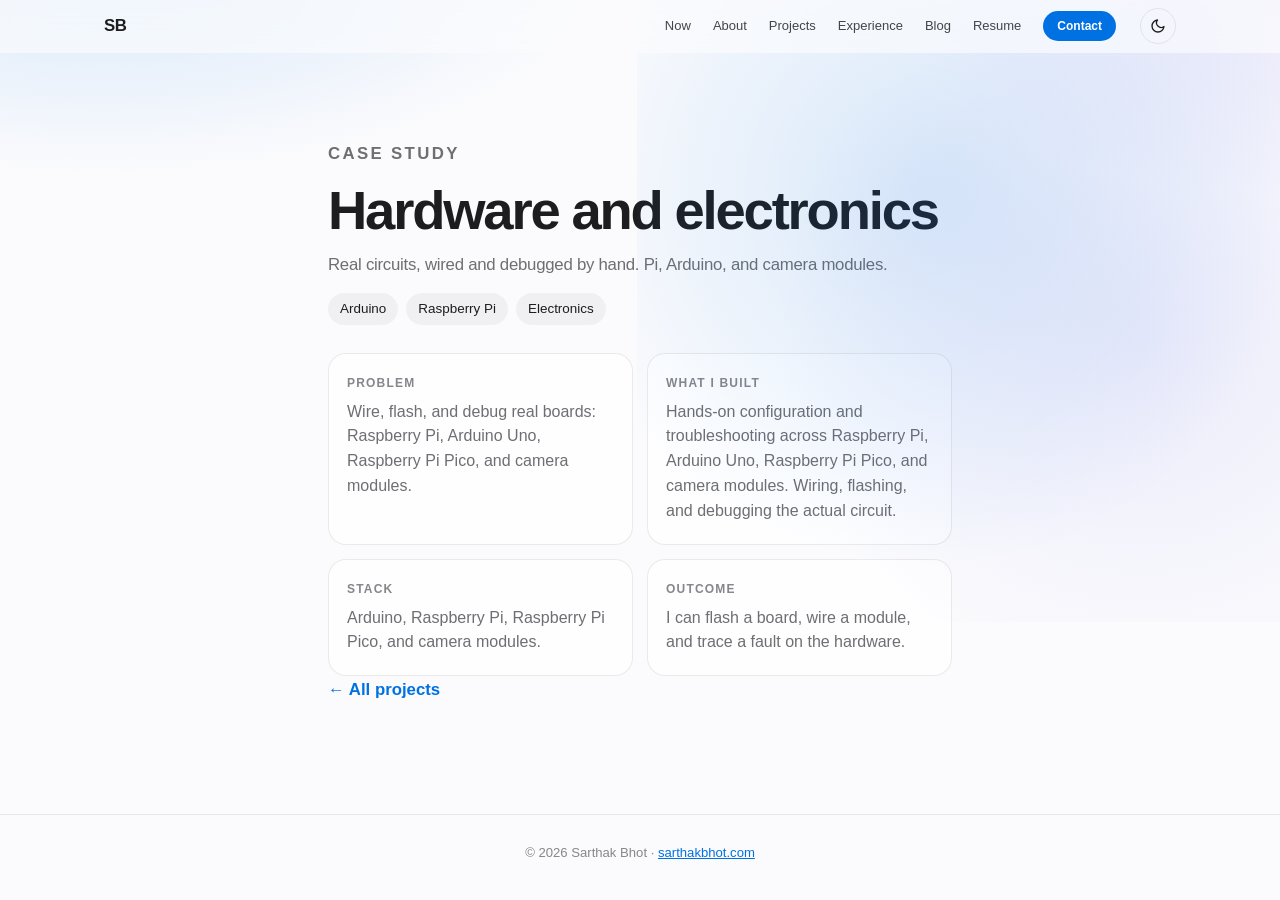
<file: projects/hardware/index.html>
<!DOCTYPE html>
<html lang="en" data-theme="dark">
<head>
  <meta charset="UTF-8" />
  <meta name="viewport" content="width=device-width, initial-scale=1.0, viewport-fit=cover" />
  <title>Hardware and electronics — Sarthak Bhot</title>
  <meta name="description" content="Case study: hands-on work with Raspberry Pi, Arduino, and camera modules." />
  <meta name="theme-color" content="#000000" />
  <link rel="canonical" href="https://sarthakbhot.com/projects/hardware/" />
  <link rel="icon" href="/favicon.svg" type="image/svg+xml" />
  <link rel="stylesheet" href="/styles.css?v=47" />
  <script>
    (function () {
      try {
        var saved = localStorage.getItem('sb-theme');
        var theme = saved === 'light' || saved === 'dark' ? saved : (matchMedia('(prefers-color-scheme: light)').matches ? 'light' : 'dark');
        document.documentElement.setAttribute('data-theme', theme);
      } catch (e) {}
    })();
  </script>
</head>
<body>
  <a class="skip-link" href="#content">Skip to content</a>
  <nav id="nav" aria-label="Primary">
    <div class="nav-inner">
      <a href="/" class="logo">SB</a>
      <div class="nav-links" id="navLinks">
        <a href="/#now">Now</a>
        <a href="/#about">About</a>
        <a href="/#projects">Projects</a>
        <a href="/#experience">Experience</a>
        <a href="/blog/">Blog</a>
        <a href="/Sarthak-Bhot-Resume.pdf?v=3" target="_blank" rel="noopener">Resume</a>
        <a href="/#contact" class="nav-cta">Contact</a>
      </div>
      <button class="theme-toggle" id="themeToggle" type="button" aria-label="Switch to light mode">
        <svg class="icon-sun" viewBox="0 0 24 24" fill="none" stroke="currentColor" stroke-width="2" stroke-linecap="round" aria-hidden="true"><circle cx="12" cy="12" r="4"/><path d="M12 2v2M12 20v2M4.93 4.93l1.41 1.41M17.66 17.66l1.41 1.41M2 12h2M20 12h2M4.93 19.07l1.41-1.41M17.66 6.34l1.41-1.41"/></svg>
        <svg class="icon-moon" viewBox="0 0 24 24" fill="none" stroke="currentColor" stroke-width="2" stroke-linecap="round" stroke-linejoin="round" aria-hidden="true"><path d="M21 12.79A9 9 0 1 1 11.21 3 7 7 0 0 0 21 12.79z"/></svg>
      </button>
      <button class="menu-btn" id="menuBtn" type="button" aria-label="Menu" aria-expanded="false" aria-controls="navLinks"><span></span><span></span></button>
    </div>
  </nav>
  <main id="content">
    <article class="hero">
      <div class="wrap post">

        <p class="eyebrow">Case study</p>
        <h1>Hardware and electronics</h1>
        <p class="hero-sub">Real circuits, wired and debugged by hand. Pi, Arduino, and camera modules.</p>
        <div class="pills"><span>Arduino</span><span>Raspberry Pi</span><span>Electronics</span></div>
        <dl class="case-grid">
          <div><dt>Problem</dt><dd>Wire, flash, and debug real boards: Raspberry Pi, Arduino Uno, Raspberry Pi Pico, and camera modules.</dd></div>
          <div><dt>What I built</dt><dd>Hands-on configuration and troubleshooting across Raspberry Pi, Arduino Uno, Raspberry Pi Pico, and camera modules. Wiring, flashing, and debugging the actual circuit.</dd></div>
          <div><dt>Stack</dt><dd>Arduino, Raspberry Pi, Raspberry Pi Pico, and camera modules.</dd></div>
          <div><dt>Outcome</dt><dd>I can flash a board, wire a module, and trace a fault on the hardware.</dd>
          <!-- TODO: Sarthak — name one circuit or module you want on this page. Do not invent a spec or a success rate. -->
          </div>
        </dl>

        <p class="page-back"><a class="text-link" href="/#projects">← All projects</a></p>
      </div>
    </article>
  </main>
  <footer><div class="wrap"><p>© 2026 Sarthak Bhot · <a href="/">sarthakbhot.com</a></p></div></footer>
  <script src="/script.js?v=47"></script>
</body>
</html>
</file>
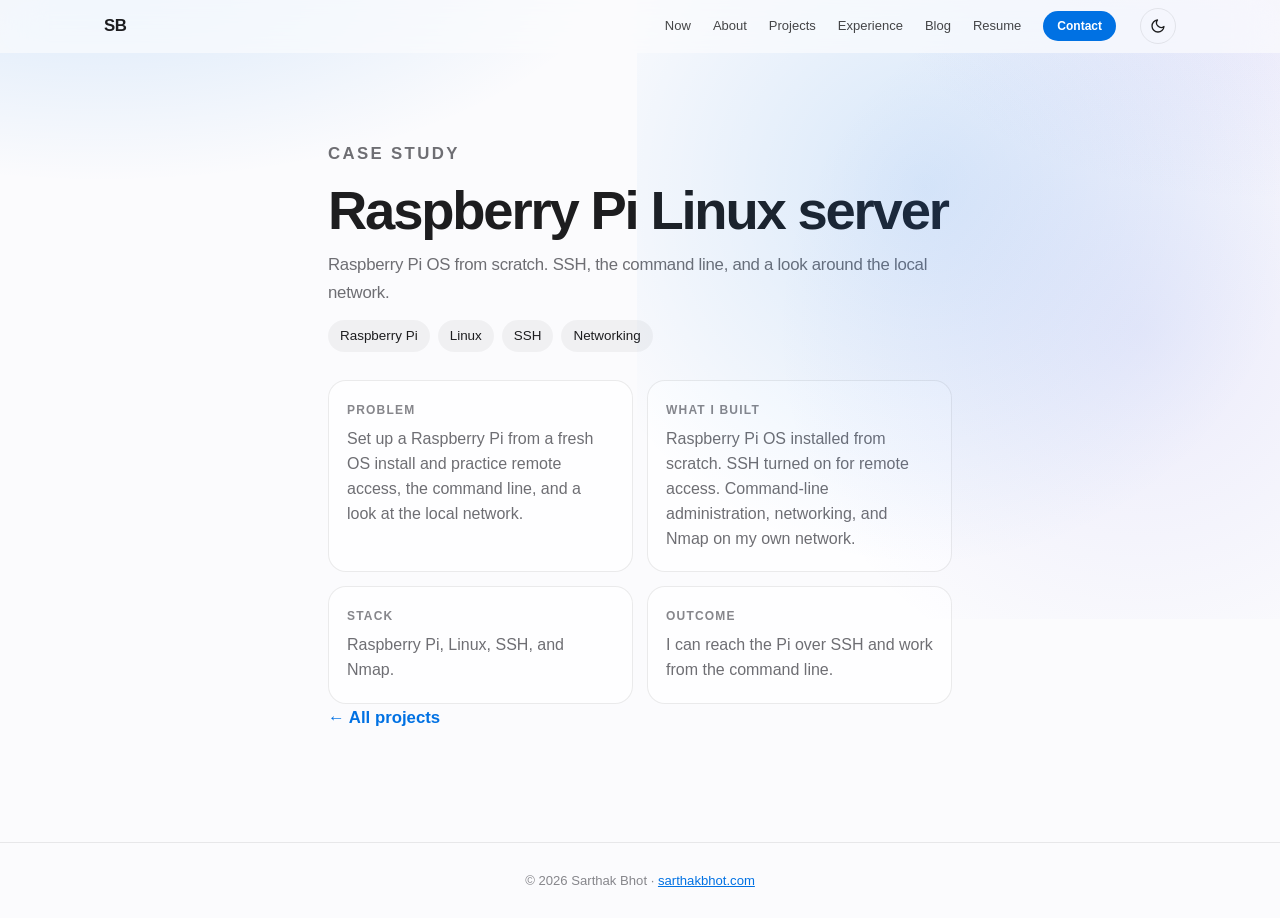
<file: projects/pi-server/index.html>
<!DOCTYPE html>
<html lang="en" data-theme="dark">
<head>
  <meta charset="UTF-8" />
  <meta name="viewport" content="width=device-width, initial-scale=1.0, viewport-fit=cover" />
  <title>Raspberry Pi Linux server — Sarthak Bhot</title>
  <meta name="description" content="Case study: a Raspberry Pi set up as a small Linux server." />
  <meta name="theme-color" content="#000000" />
  <link rel="canonical" href="https://sarthakbhot.com/projects/pi-server/" />
  <link rel="icon" href="/favicon.svg" type="image/svg+xml" />
  <link rel="stylesheet" href="/styles.css?v=47" />
  <script>
    (function () {
      try {
        var saved = localStorage.getItem('sb-theme');
        var theme = saved === 'light' || saved === 'dark' ? saved : (matchMedia('(prefers-color-scheme: light)').matches ? 'light' : 'dark');
        document.documentElement.setAttribute('data-theme', theme);
      } catch (e) {}
    })();
  </script>
</head>
<body>
  <a class="skip-link" href="#content">Skip to content</a>
  <nav id="nav" aria-label="Primary">
    <div class="nav-inner">
      <a href="/" class="logo">SB</a>
      <div class="nav-links" id="navLinks">
        <a href="/#now">Now</a>
        <a href="/#about">About</a>
        <a href="/#projects">Projects</a>
        <a href="/#experience">Experience</a>
        <a href="/blog/">Blog</a>
        <a href="/Sarthak-Bhot-Resume.pdf?v=3" target="_blank" rel="noopener">Resume</a>
        <a href="/#contact" class="nav-cta">Contact</a>
      </div>
      <button class="theme-toggle" id="themeToggle" type="button" aria-label="Switch to light mode">
        <svg class="icon-sun" viewBox="0 0 24 24" fill="none" stroke="currentColor" stroke-width="2" stroke-linecap="round" aria-hidden="true"><circle cx="12" cy="12" r="4"/><path d="M12 2v2M12 20v2M4.93 4.93l1.41 1.41M17.66 17.66l1.41 1.41M2 12h2M20 12h2M4.93 19.07l1.41-1.41M17.66 6.34l1.41-1.41"/></svg>
        <svg class="icon-moon" viewBox="0 0 24 24" fill="none" stroke="currentColor" stroke-width="2" stroke-linecap="round" stroke-linejoin="round" aria-hidden="true"><path d="M21 12.79A9 9 0 1 1 11.21 3 7 7 0 0 0 21 12.79z"/></svg>
      </button>
      <button class="menu-btn" id="menuBtn" type="button" aria-label="Menu" aria-expanded="false" aria-controls="navLinks"><span></span><span></span></button>
    </div>
  </nav>
  <main id="content">
    <article class="hero">
      <div class="wrap post">

        <p class="eyebrow">Case study</p>
        <h1>Raspberry Pi Linux server</h1>
        <p class="hero-sub">Raspberry Pi OS from scratch. SSH, the command line, and a look around the local network.</p>
        <div class="pills"><span>Raspberry Pi</span><span>Linux</span><span>SSH</span><span>Networking</span></div>
        <dl class="case-grid">
          <div><dt>Problem</dt><dd>Set up a Raspberry Pi from a fresh OS install and practice remote access, the command line, and a look at the local network.</dd></div>
          <div><dt>What I built</dt><dd>Raspberry Pi OS installed from scratch. SSH turned on for remote access. Command-line administration, networking, and Nmap on my own network.</dd></div>
          <div><dt>Stack</dt><dd>Raspberry Pi, Linux, SSH, and Nmap.</dd></div>
          <div><dt>Outcome</dt><dd>I can reach the Pi over SSH and work from the command line.</dd>
          <!-- TODO: Sarthak — say what, if anything, still runs on the Pi. Do not invent uptime or a service you have not described. -->
          </div>
        </dl>

        <p class="page-back"><a class="text-link" href="/#projects">← All projects</a></p>
      </div>
    </article>
  </main>
  <footer><div class="wrap"><p>© 2026 Sarthak Bhot · <a href="/">sarthakbhot.com</a></p></div></footer>
  <script src="/script.js?v=47"></script>
</body>
</html>
</file>
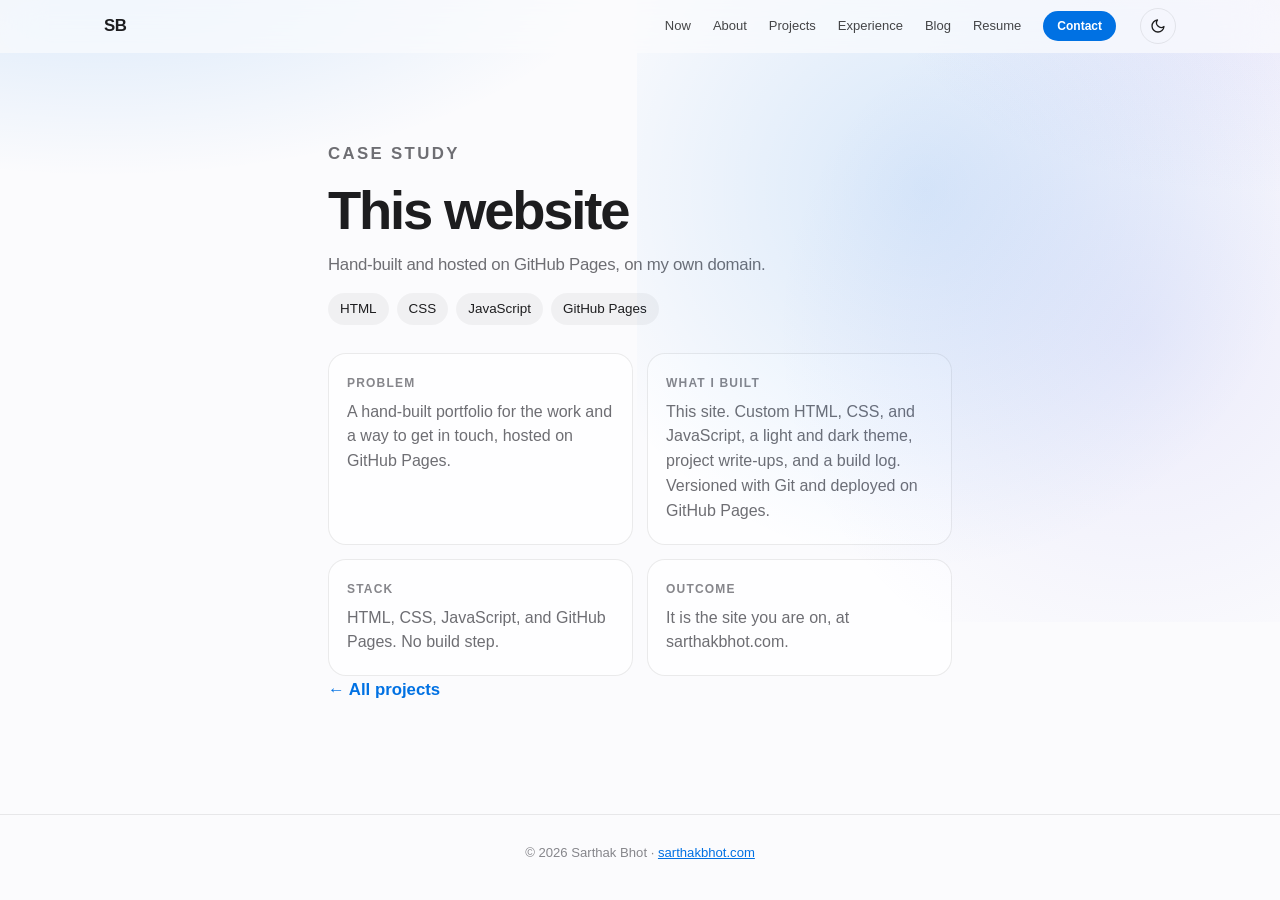
<file: projects/this-site/index.html>
<!DOCTYPE html>
<html lang="en" data-theme="dark">
<head>
  <meta charset="UTF-8" />
  <meta name="viewport" content="width=device-width, initial-scale=1.0, viewport-fit=cover" />
  <title>This website — Sarthak Bhot</title>
  <meta name="description" content="Case study: Sarthak Bhot's portfolio, built by hand and hosted on GitHub Pages." />
  <meta name="theme-color" content="#000000" />
  <link rel="canonical" href="https://sarthakbhot.com/projects/this-site/" />
  <link rel="icon" href="/favicon.svg" type="image/svg+xml" />
  <link rel="stylesheet" href="/styles.css?v=47" />
  <script>
    (function () {
      try {
        var saved = localStorage.getItem('sb-theme');
        var theme = saved === 'light' || saved === 'dark' ? saved : (matchMedia('(prefers-color-scheme: light)').matches ? 'light' : 'dark');
        document.documentElement.setAttribute('data-theme', theme);
      } catch (e) {}
    })();
  </script>
</head>
<body>
  <a class="skip-link" href="#content">Skip to content</a>
  <nav id="nav" aria-label="Primary">
    <div class="nav-inner">
      <a href="/" class="logo">SB</a>
      <div class="nav-links" id="navLinks">
        <a href="/#now">Now</a>
        <a href="/#about">About</a>
        <a href="/#projects">Projects</a>
        <a href="/#experience">Experience</a>
        <a href="/blog/">Blog</a>
        <a href="/Sarthak-Bhot-Resume.pdf?v=3" target="_blank" rel="noopener">Resume</a>
        <a href="/#contact" class="nav-cta">Contact</a>
      </div>
      <button class="theme-toggle" id="themeToggle" type="button" aria-label="Switch to light mode">
        <svg class="icon-sun" viewBox="0 0 24 24" fill="none" stroke="currentColor" stroke-width="2" stroke-linecap="round" aria-hidden="true"><circle cx="12" cy="12" r="4"/><path d="M12 2v2M12 20v2M4.93 4.93l1.41 1.41M17.66 17.66l1.41 1.41M2 12h2M20 12h2M4.93 19.07l1.41-1.41M17.66 6.34l1.41-1.41"/></svg>
        <svg class="icon-moon" viewBox="0 0 24 24" fill="none" stroke="currentColor" stroke-width="2" stroke-linecap="round" stroke-linejoin="round" aria-hidden="true"><path d="M21 12.79A9 9 0 1 1 11.21 3 7 7 0 0 0 21 12.79z"/></svg>
      </button>
      <button class="menu-btn" id="menuBtn" type="button" aria-label="Menu" aria-expanded="false" aria-controls="navLinks"><span></span><span></span></button>
    </div>
  </nav>
  <main id="content">
    <article class="hero">
      <div class="wrap post">

        <p class="eyebrow">Case study</p>
        <h1>This website</h1>
        <p class="hero-sub">Hand-built and hosted on GitHub Pages, on my own domain.</p>
        <div class="pills"><span>HTML</span><span>CSS</span><span>JavaScript</span><span>GitHub Pages</span></div>
        <dl class="case-grid">
          <div><dt>Problem</dt><dd>A hand-built portfolio for the work and a way to get in touch, hosted on GitHub Pages.</dd></div>
          <div><dt>What I built</dt><dd>This site. Custom HTML, CSS, and JavaScript, a light and dark theme, project write-ups, and a build log. Versioned with Git and deployed on GitHub Pages.</dd></div>
          <div><dt>Stack</dt><dd>HTML, CSS, JavaScript, and GitHub Pages. No build step.</dd></div>
          <div><dt>Outcome</dt><dd>It is the site you are on, at sarthakbhot.com.</dd>
          <!-- TODO: Sarthak — add anything you want remembered about building the site. Do not invent traffic numbers. -->
          </div>
        </dl>

        <p class="page-back"><a class="text-link" href="/#projects">← All projects</a></p>
      </div>
    </article>
  </main>
  <footer><div class="wrap"><p>© 2026 Sarthak Bhot · <a href="/">sarthakbhot.com</a></p></div></footer>
  <script src="/script.js?v=47"></script>
</body>
</html>
</file>
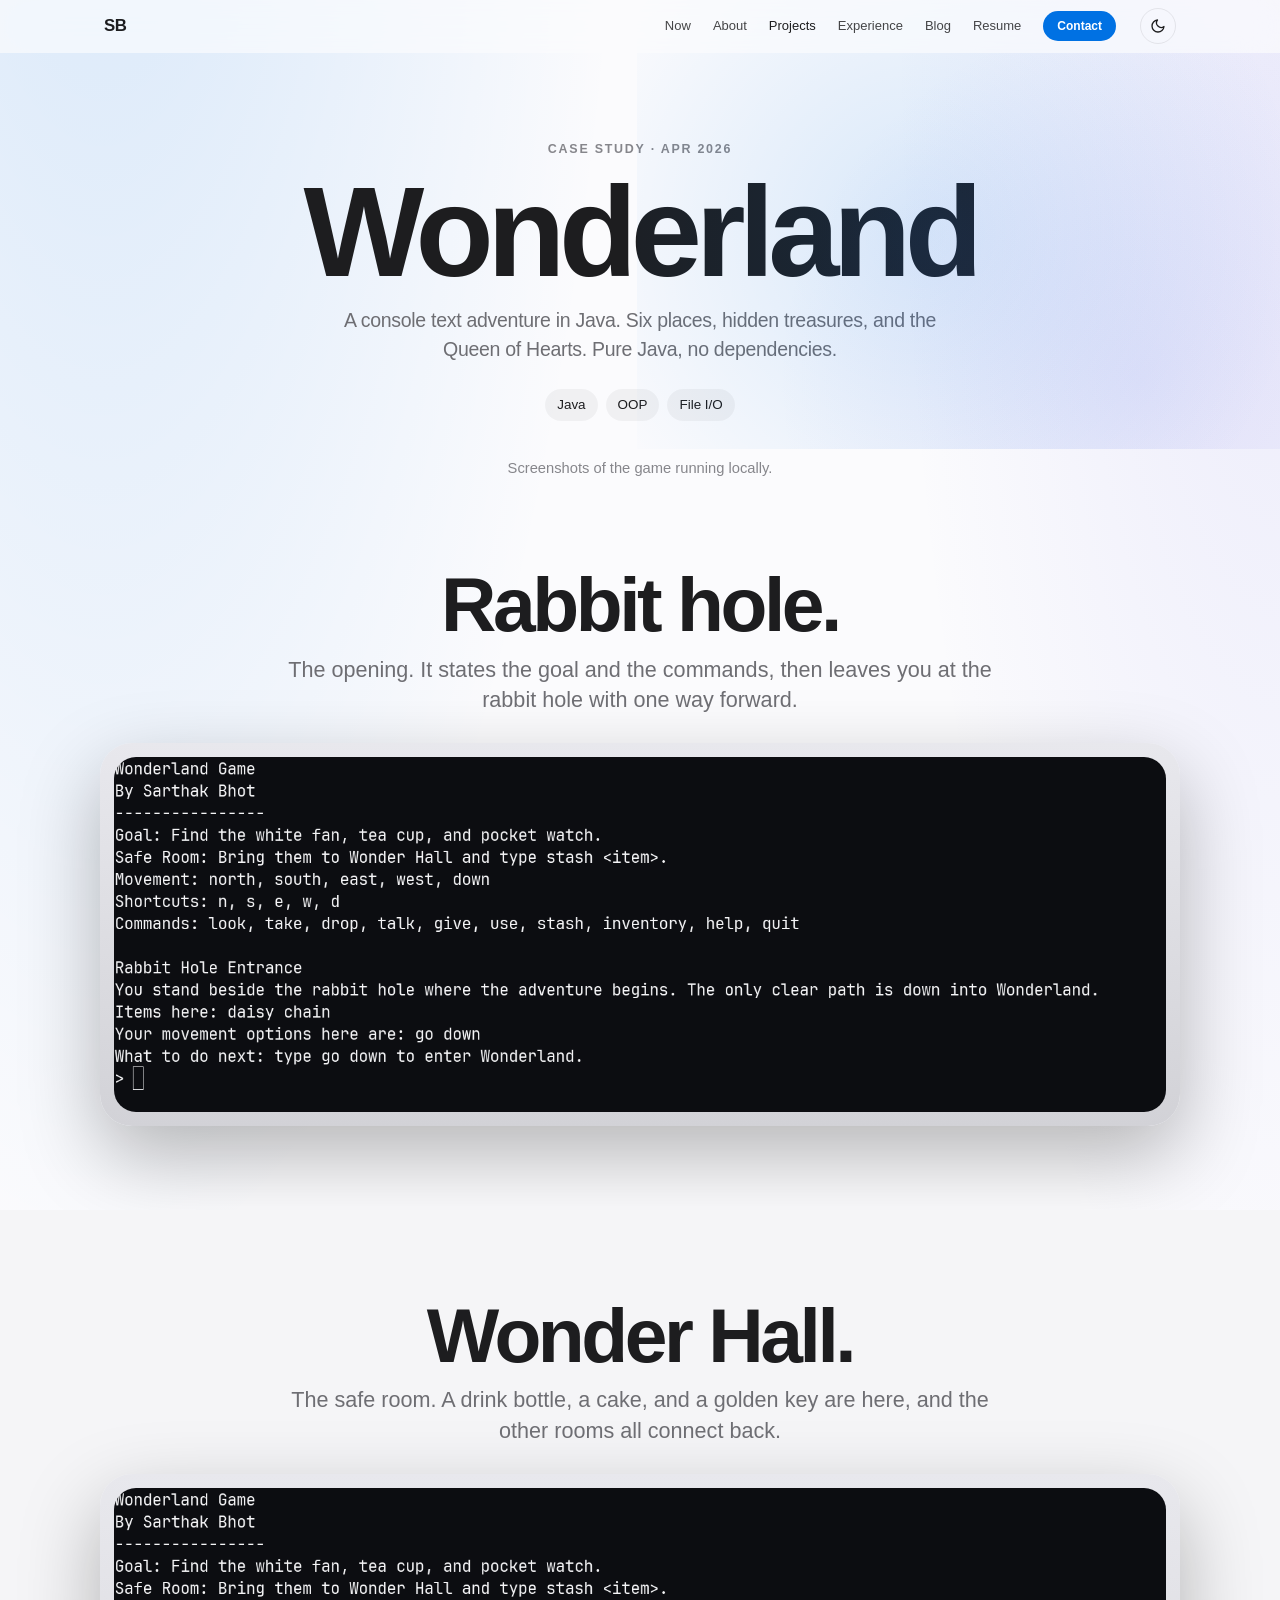
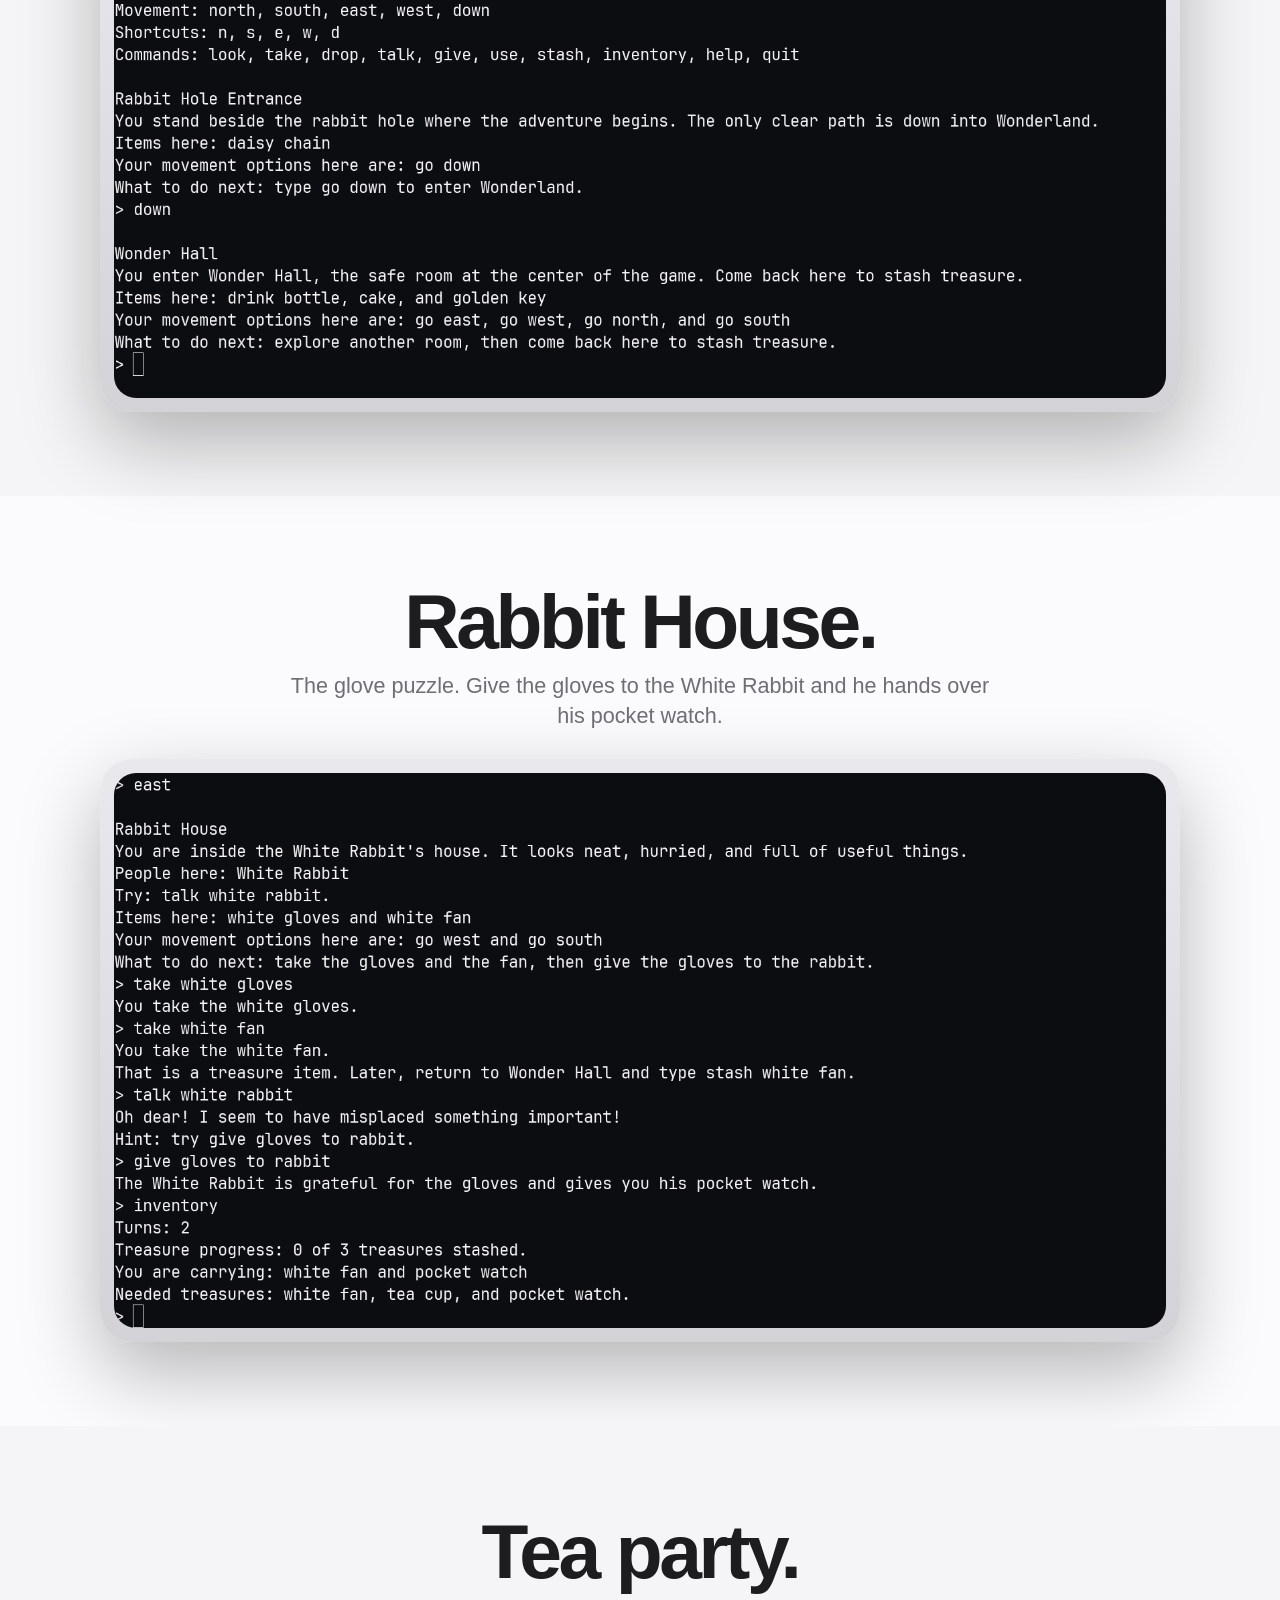
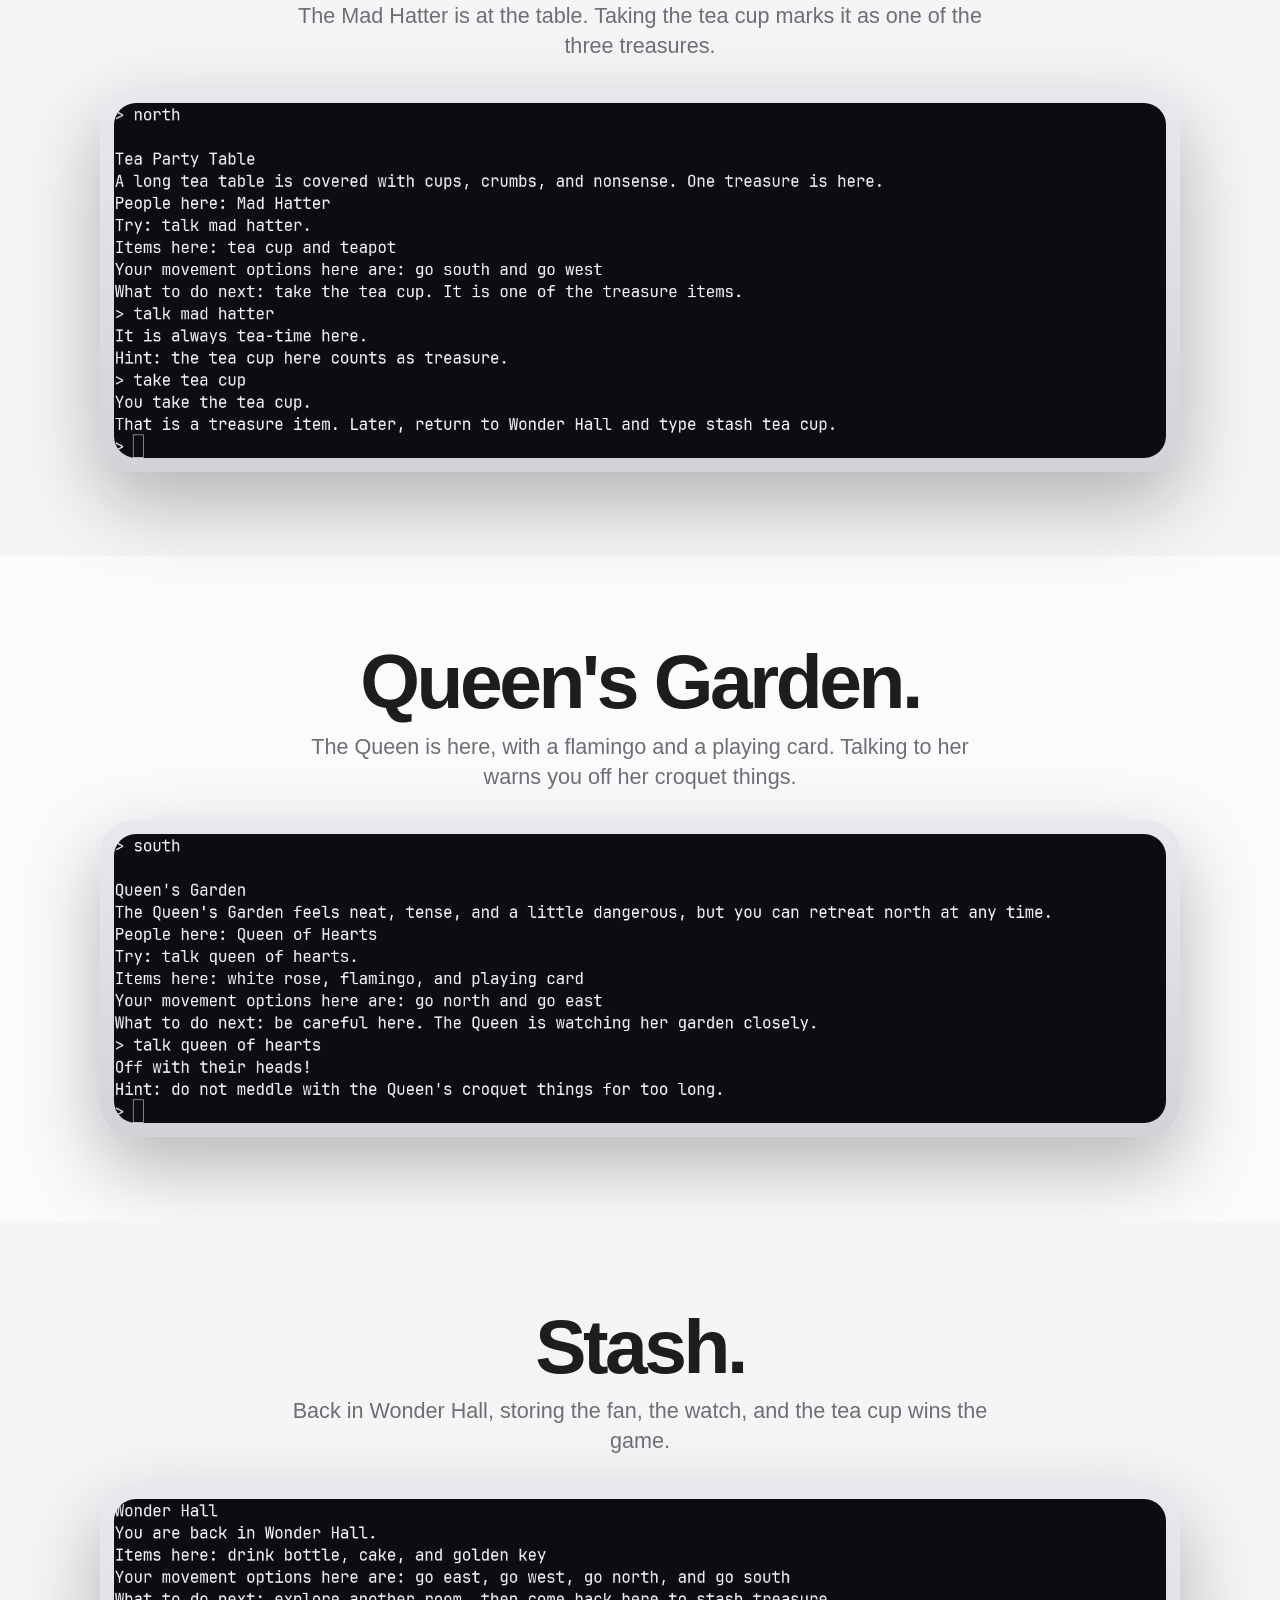
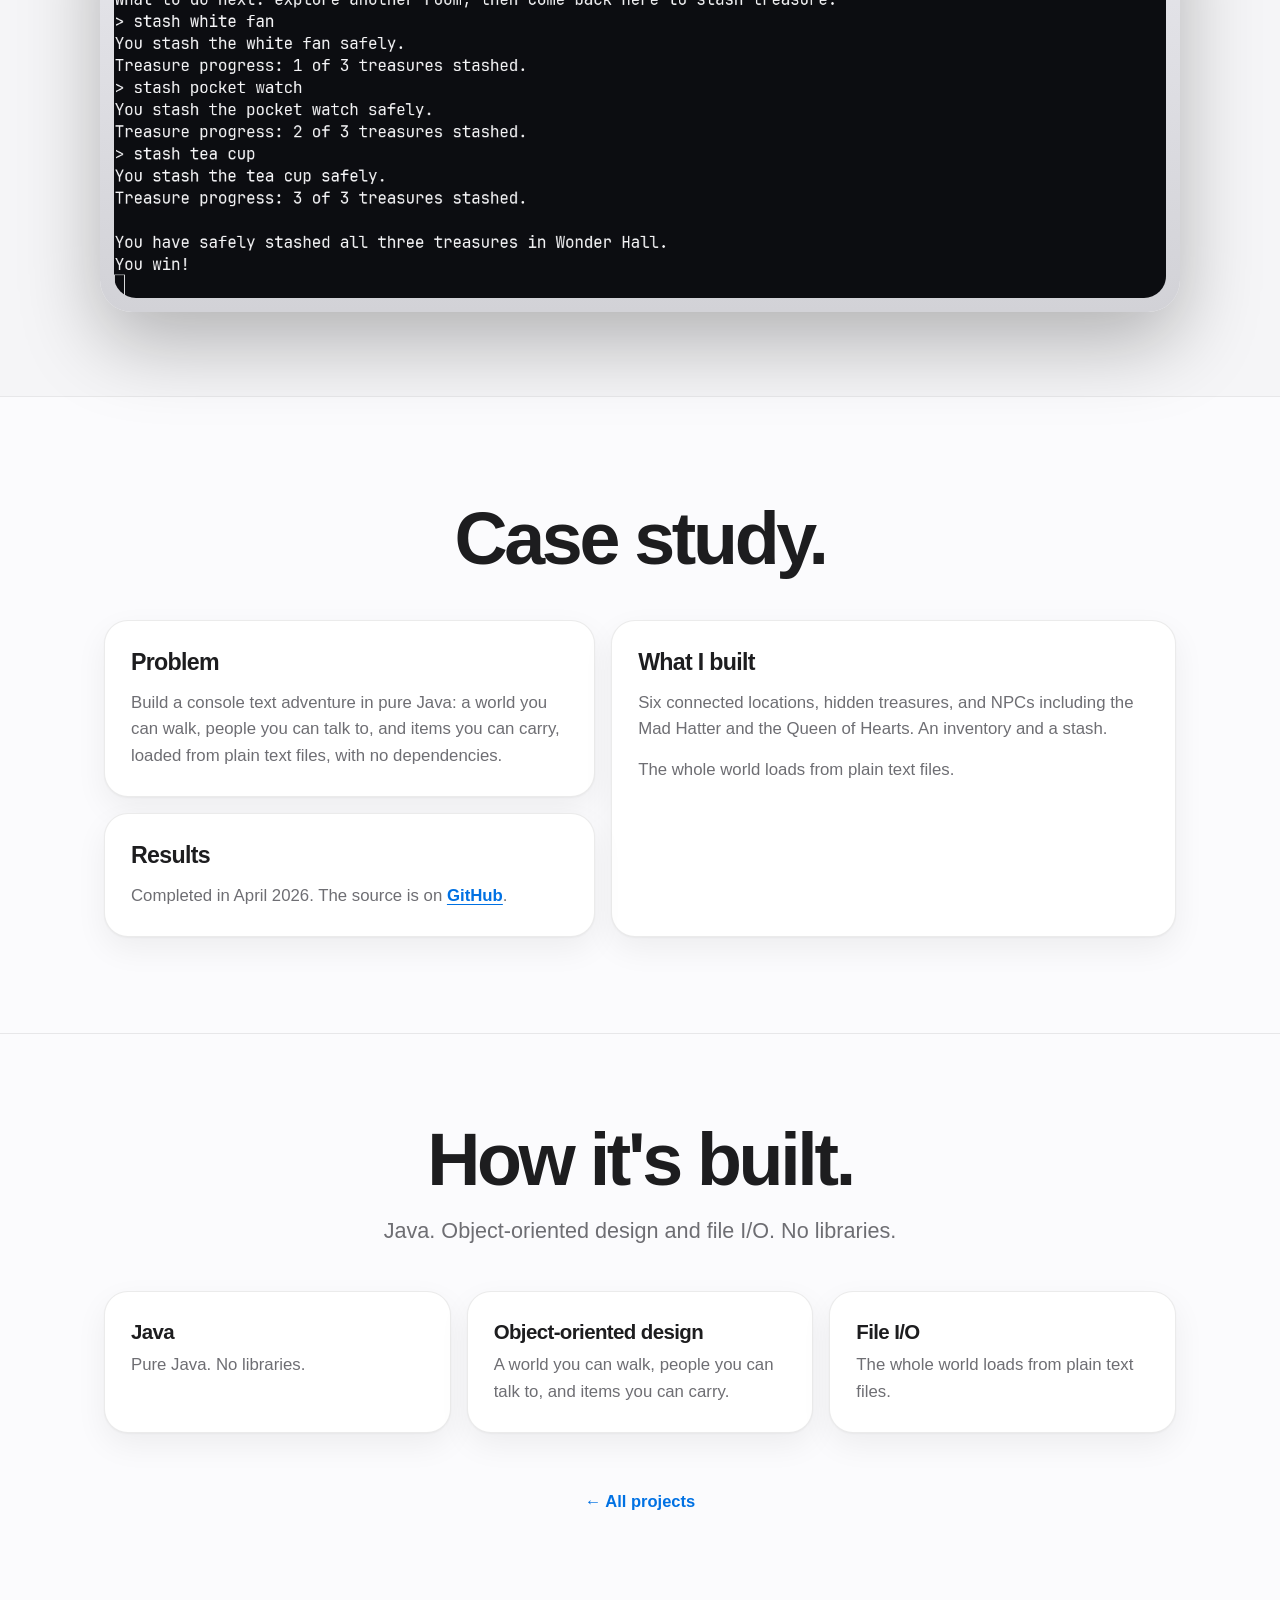
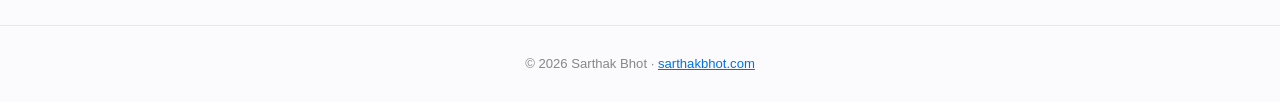
<file: projects/wonderland/index.html>
<!DOCTYPE html>
<html lang="en" data-theme="dark">
<head>
  <meta charset="UTF-8" />
  <meta name="viewport" content="width=device-width, initial-scale=1.0, viewport-fit=cover" />
  <title>Wonderland — Sarthak Bhot</title>
  <meta name="description" content="Wonderland is a Java console text adventure by Sarthak Bhot. Six rooms, three treasures, and screenshots of the game running." />
  <meta name="theme-color" content="#000000" />
  <link rel="canonical" href="https://sarthakbhot.com/projects/wonderland/" />
  <link rel="icon" href="/favicon.svg" type="image/svg+xml" />
  <link rel="icon" href="/assets/favicon-32.png" type="image/png" sizes="32x32" />
  <link rel="apple-touch-icon" href="/assets/apple-touch-icon.png" />
  <link rel="stylesheet" href="/styles.css?v=50" />
  <script>
    (function () {
      try {
        var saved = localStorage.getItem('sb-theme');
        var theme = saved === 'light' || saved === 'dark' ? saved : (matchMedia('(prefers-color-scheme: light)').matches ? 'light' : 'dark');
        document.documentElement.setAttribute('data-theme', theme);
        var meta = document.querySelector('meta[name="theme-color"]');
        if (meta) meta.setAttribute('content', theme === 'dark' ? '#000000' : '#fbfbfd');
      } catch (e) {}
    })();
  </script>
</head>
<body>
  <a class="skip-link" href="#content">Skip to content</a>
  <div id="progress"></div>

  <nav id="nav" aria-label="Primary">
    <div class="nav-inner">
      <a href="/" class="logo">SB</a>
      <div class="nav-links" id="navLinks">
        <a href="/#now">Now</a>
        <a href="/#about">About</a>
        <a href="/#projects" aria-current="page">Projects</a>
        <a href="/#experience">Experience</a>
        <a href="/blog/">Blog</a>
        <a href="/Sarthak-Bhot-Resume.pdf?v=3" target="_blank" rel="noopener">Resume</a>
        <a href="/#contact" class="nav-cta">Contact</a>
      </div>
      <button class="theme-toggle" id="themeToggle" type="button" aria-label="Switch to light mode">
        <svg class="icon-sun" viewBox="0 0 24 24" fill="none" stroke="currentColor" stroke-width="2" stroke-linecap="round" aria-hidden="true"><circle cx="12" cy="12" r="4"/><path d="M12 2v2M12 20v2M4.93 4.93l1.41 1.41M17.66 17.66l1.41 1.41M2 12h2M20 12h2M4.93 19.07l1.41-1.41M17.66 6.34l1.41-1.41"/></svg>
        <svg class="icon-moon" viewBox="0 0 24 24" fill="none" stroke="currentColor" stroke-width="2" stroke-linecap="round" stroke-linejoin="round" aria-hidden="true"><path d="M21 12.79A9 9 0 1 1 11.21 3 7 7 0 0 0 21 12.79z"/></svg>
      </button>
      <button class="menu-btn" id="menuBtn" type="button" aria-label="Menu" aria-expanded="false" aria-controls="navLinks">
        <span></span><span></span>
      </button>
    </div>
  </nav>

  <main id="content">
    <header class="hero folio-hero">
      <div class="wrap">
        <p class="eyebrow">Case study · Apr 2026</p>
        <h1>Wonderland</h1>
        <p class="hero-sub">A console text adventure in Java. Six places, hidden treasures, and the Queen of Hearts. Pure Java, no dependencies.</p>
        <div class="stack-row pills">
          <span>Java</span>
          <span>OOP</span>
          <span>File I/O</span>
        </div>
      </div>
    </header>

    <p class="demo-note wrap">Screenshots of the game running locally.</p>

    <div class="product-stage">
      <section class="product-band">
        <div class="wrap product-copy">
          <h2>Rabbit hole.</h2>
          <p>The opening. It states the goal and the commands, then leaves you at the rabbit hole with one way forward.</p>
        </div>
        <figure class="device">
          <a href="/assets/wonderland/rabbit-hole.png">
            <img src="/assets/wonderland/rabbit-hole.png" width="1570" height="530" alt="Wonderland opening at the rabbit hole: the goal is the white fan, tea cup, and pocket watch, and the only exit is down." fetchpriority="high" />
          </a>
        </figure>
      </section>
      <section class="product-band alt">
        <div class="wrap product-copy">
          <h2>Wonder Hall.</h2>
          <p>The safe room. A drink bottle, a cake, and a golden key are here, and the other rooms all connect back.</p>
        </div>
        <figure class="device">
          <a href="/assets/wonderland/wonder-hall.png">
            <img src="/assets/wonderland/wonder-hall.png" width="1570" height="761" alt="Wonder Hall, the safe room, with a drink bottle, a cake, and a golden key, and exits in four directions." loading="lazy" />
          </a>
        </figure>
      </section>
      <section class="product-band">
        <div class="wrap product-copy">
          <h2>Rabbit House.</h2>
          <p>The glove puzzle. Give the gloves to the White Rabbit and he hands over his pocket watch.</p>
        </div>
        <figure class="device">
          <a href="/assets/wonderland/rabbit-house.png">
            <img src="/assets/wonderland/rabbit-house.png" width="1570" height="827" alt="Rabbit House: taking the gloves and the white fan, giving the gloves to the White Rabbit, and receiving the pocket watch." loading="lazy" />
          </a>
        </figure>
      </section>
      <section class="product-band alt">
        <div class="wrap product-copy">
          <h2>Tea party.</h2>
          <p>The Mad Hatter is at the table. Taking the tea cup marks it as one of the three treasures.</p>
        </div>
        <figure class="device">
          <a href="/assets/wonderland/tea-party.png">
            <img src="/assets/wonderland/tea-party.png" width="1570" height="530" alt="Tea Party Table with the Mad Hatter. Talking to him, then taking the tea cup, which counts as treasure." loading="lazy" />
          </a>
        </figure>
      </section>
      <section class="product-band">
        <div class="wrap product-copy">
          <h2>Queen's Garden.</h2>
          <p>The Queen is here, with a flamingo and a playing card. Talking to her warns you off her croquet things.</p>
        </div>
        <figure class="device">
          <a href="/assets/wonderland/queens-garden.png">
            <img src="/assets/wonderland/queens-garden.png" width="1570" height="431" alt="Queen's Garden with the Queen of Hearts, a flamingo, and a playing card, and a warning not to meddle with her croquet things." loading="lazy" />
          </a>
        </figure>
      </section>
      <section class="product-band alt">
        <div class="wrap product-copy">
          <h2>Stash.</h2>
          <p>Back in Wonder Hall, storing the fan, the watch, and the tea cup wins the game.</p>
        </div>
        <figure class="device">
          <a href="/assets/wonderland/stash.png">
            <img src="/assets/wonderland/stash.png" width="1570" height="596" alt="Wonder Hall after stashing the white fan, pocket watch, and tea cup. Treasure progress reaches 3 of 3 and the game says you win." loading="lazy" />
          </a>
        </figure>
      </section>
    </div>

    <section class="section folio-body">
      <div class="wrap">
        <header class="case-intro">
          <h2>Case study.</h2>
        </header>
        <div class="case-points">
          <article class="case-card">
            <h3>Problem</h3>
            <p>Build a console text adventure in pure Java: a world you can walk, people you can talk to, and items you can carry, loaded from plain text files, with no dependencies.</p>
          </article>
          <article class="case-card">
            <h3>What I built</h3>
            <p>Six connected locations, hidden treasures, and NPCs including the Mad Hatter and the Queen of Hearts. An inventory and a stash.</p>
            <p>The whole world loads from plain text files.</p>
          </article>
          <article class="case-card">
            <h3>Results</h3>
            <p>Completed in April 2026. The source is on <a href="https://github.com/sarthakbhot/wonderland-text-adventure" target="_blank" rel="noopener">GitHub</a>.</p>
            <!-- TODO: Sarthak — say whether this was a course project, and what you would add next. Do not invent a grade or a player count. -->
          </article>
        </div>
      </div>

      <div class="case-built">
        <div class="wrap">
          <header class="case-intro">
            <h2>How it's built.</h2>
            <p>Java. Object-oriented design and file I/O. No libraries.</p>
          </header>
          <ul class="stack-grid">
            <li>
              <h3>Java</h3>
              <p>Pure Java. No libraries.</p>
            </li>
            <li>
              <h3>Object-oriented design</h3>
              <p>A world you can walk, people you can talk to, and items you can carry.</p>
            </li>
            <li>
              <h3>File I/O</h3>
              <p>The whole world loads from plain text files.</p>
            </li>
          </ul>
          <p class="folio-back"><a class="text-link" href="/#projects">← All projects</a></p>
        </div>
      </div>
    </section>
  </main>

  <footer>
    <div class="wrap">
      <p>© 2026 Sarthak Bhot · <a href="/">sarthakbhot.com</a></p>
    </div>
  </footer>

  <div class="lightbox" id="lightbox" aria-hidden="true" role="dialog" aria-modal="true" aria-label="Screenshot viewer">
    <div class="lightbox-backdrop" data-lb-close></div>
    <button class="lightbox-close" type="button" data-lb-close aria-label="Close">×</button>
    <button class="lightbox-prev" id="lightbox-prev" type="button" aria-label="Previous screenshot">‹</button>
    <figure class="lightbox-figure">
      <img id="lightbox-img" alt="" />
    </figure>
    <button class="lightbox-next" id="lightbox-next" type="button" aria-label="Next screenshot">›</button>
  </div>

  <script src="/script.js?v=47"></script>
</body>
</html>
</file>
<file: styles.css>
/* Sarthak Bhot — portfolio */

:root,
html[data-theme="light"] {
  color-scheme: light;
  --bg: #fbfbfd;
  --bg-alt: #f5f5f7;
  --card: #ffffff;
  --card-border: rgba(0, 0, 0, 0.08);
  --text: #1d1d1f;
  --text-dim: #6e6e73;
  --text-faint: #86868b;
  --accent: #0071e3;
  --accent-hover: #0077ed;
  --accent-soft: rgba(0, 113, 227, 0.1);
  --accent-ink: #ffffff;
  --nav-bg: rgba(251, 251, 253, 0.82);
  --chip: rgba(0, 0, 0, 0.045);
  --shadow: 0 1px 2px rgba(0, 0, 0, 0.04), 0 12px 32px rgba(0, 0, 0, 0.06);
  --hero-glow: rgba(0, 113, 227, 0.14);
  --glow-a: rgba(0, 113, 227, 0.16);
  --glow-b: rgba(94, 92, 230, 0.1);
  --glass: rgba(255, 255, 255, 0.72);
  --glass-border: rgba(0, 0, 0, 0.08);
  --radius: 28px;
  --font: -apple-system, BlinkMacSystemFont, "SF Pro Text", "SF Pro Display", "Segoe UI", Inter, sans-serif;
  --display: -apple-system, BlinkMacSystemFont, "SF Pro Display", "SF Pro Text", "Segoe UI", Inter, sans-serif;
  --mono: ui-monospace, "SF Mono", Menlo, Consolas, monospace;
  --nav-h: 52px;
  --max: 1120px;
}

html[data-theme="dark"] {
  color-scheme: dark;
  --bg: #000000;
  --bg-alt: #0a0a0c;
  --card: #161617;
  --card-border: rgba(255, 255, 255, 0.1);
  --text: #f5f5f7;
  --text-dim: #a1a1a6;
  --text-faint: #86868b;
  --accent: #0a84ff;
  --accent-hover: #409cff;
  --accent-soft: rgba(41, 151, 255, 0.14);
  --accent-ink: #ffffff;
  --nav-bg: rgba(0, 0, 0, 0.72);
  --chip: rgba(255, 255, 255, 0.06);
  --shadow: 0 1px 0 rgba(255, 255, 255, 0.04), 0 18px 40px rgba(0, 0, 0, 0.45);
  --hero-glow: rgba(41, 151, 255, 0.18);
  --glow-a: rgba(41, 151, 255, 0.22);
  --glow-b: rgba(120, 92, 255, 0.16);
  --glass: rgba(18, 18, 20, 0.72);
  --glass-border: rgba(255, 255, 255, 0.12);
}

* { margin: 0; padding: 0; box-sizing: border-box; }

html { scroll-behavior: smooth; scrollbar-width: thin; scrollbar-color: var(--card-border) var(--bg); }

body {
  background-color: var(--bg);
  background-image:
    radial-gradient(ellipse 72% 48% at 8% -8%, var(--glow-a), transparent 58%),
    radial-gradient(ellipse 58% 42% at 100% 0%, var(--glow-b), transparent 52%);
  background-repeat: no-repeat;
  color: var(--text);
  font-family: var(--font);
  font-size: 16.5px;
  line-height: 1.5;
  -webkit-font-smoothing: antialiased;
  text-rendering: optimizeLegibility;
  overflow-x: hidden;
}

::selection { background: var(--accent); color: #fff; }

img { max-width: 100%; }

a { color: var(--accent); }

:focus-visible {
  outline: 2px solid var(--accent);
  outline-offset: 3px;
}

.skip-link {
  position: absolute;
  left: 16px;
  top: -48px;
  z-index: 400;
  background: var(--accent);
  color: #fff;
  text-decoration: none;
  padding: 8px 14px;
  border-radius: 10px;
  font-size: 0.9rem;
}
.skip-link:focus { top: calc(12px + env(safe-area-inset-top)); }

.wrap { max-width: var(--max); margin: 0 auto; padding: 0 24px; }

.accent { color: inherit; }

/* ---------- Nav ---------- */
#nav {
  position: fixed;
  top: 0;
  left: 0;
  right: 0;
  z-index: 100;
  width: auto;
  transform: none;
  padding-top: env(safe-area-inset-top);
  background: color-mix(in srgb, var(--bg) 72%, transparent);
  backdrop-filter: saturate(180%) blur(20px);
  -webkit-backdrop-filter: saturate(180%) blur(20px);
  border: none;
  border-bottom: 1px solid transparent;
  border-radius: 0;
  box-shadow: none;
  transition: border-color 0.3s, background 0.3s;
}
#nav.scrolled {
  border-bottom-color: var(--glass-border);
  background: color-mix(in srgb, var(--bg) 82%, transparent);
}
.nav-inner {
  max-width: var(--max);
  margin: 0 auto;
  padding: 0 24px;
  height: var(--nav-h);
  display: flex;
  align-items: center;
  gap: 16px;
}
.logo {
  font-family: var(--display);
  font-weight: 600;
  font-size: 1.05rem;
  letter-spacing: -0.03em;
  color: var(--text);
  text-decoration: none;
}
.nav-links {
  display: flex;
  gap: 22px;
  align-items: center;
  margin-left: auto;
}
.nav-links a {
  color: var(--text);
  text-decoration: none;
  font-size: 13px;
  opacity: 0.82;
  transition: opacity 0.2s;
}
.nav-links a:hover,
.nav-links a.active,
.nav-links a[aria-current="page"] { opacity: 1; }
.nav-cta {
  background: var(--accent);
  color: var(--accent-ink) !important;
  opacity: 1 !important;
  border-radius: 999px;
  padding: 6px 14px !important;
  font-size: 12px !important;
  font-weight: 600;
}
.nav-cta:hover { background: var(--accent-hover); }

.theme-toggle,
.menu-btn {
  display: inline-flex;
  align-items: center;
  justify-content: center;
  width: 36px;
  height: 36px;
  border-radius: 50%;
  background: transparent;
  border: 1px solid var(--card-border);
  color: var(--text);
  cursor: pointer;
  flex: none;
}
.theme-toggle { margin-left: 8px; }
.theme-toggle:hover,
.menu-btn:hover { border-color: var(--accent); }
.theme-toggle svg { width: 16px; height: 16px; }
html[data-theme="dark"] .icon-moon { display: none; }
html[data-theme="light"] .icon-sun { display: none; }

.menu-btn {
  display: none;
  flex-direction: column;
  gap: 6px;
  border: none;
  width: 44px;
  height: 44px;
}
.menu-btn span {
  display: block;
  width: 18px;
  height: 1.5px;
  background: var(--text);
  border-radius: 2px;
  transition: transform 0.25s ease;
}
.menu-btn[aria-expanded="true"] span:first-child { transform: translateY(3.75px) rotate(45deg); }
.menu-btn[aria-expanded="true"] span:last-child { transform: translateY(-3.75px) rotate(-45deg); }

/* ---------- Hero ---------- */
.hero {
  position: relative;
  padding: calc(var(--nav-h) + env(safe-area-inset-top) + 88px) 24px 96px;
  overflow: hidden;
}
.hero::before {
  content: "";
  position: absolute;
  width: min(720px, 80vw);
  height: min(720px, 80vw);
  right: -6%;
  top: -12%;
  background:
    radial-gradient(circle at 40% 40%, var(--hero-glow), transparent 62%),
    radial-gradient(circle at 70% 60%, var(--glow-b), transparent 55%);
  pointer-events: none;
}
.hero-inner {
  max-width: var(--max);
  margin: 0 auto;
  display: grid;
  grid-template-columns: 1.25fr 0.75fr;
  gap: 64px;
  align-items: center;
  position: relative;
}
.eyebrow,
.section-eyebrow {
  color: var(--text-faint);
  font-size: 0.78rem;
  font-weight: 600;
  letter-spacing: 0.14em;
  text-transform: uppercase;
  margin-bottom: 14px;
}
.hero h1 {
  font-family: var(--display);
  font-size: clamp(3.4rem, 8vw, 6.4rem);
  font-weight: 600;
  letter-spacing: -0.045em;
  line-height: 0.95;
  margin-bottom: 16px;
}
.hero-sub {
  color: var(--text-dim);
  font-size: clamp(1.05rem, 1.6vw, 1.22rem);
  line-height: 1.45;
  max-width: 38rem;
  letter-spacing: -0.015em;
  margin-bottom: 22px;
}
.hero-note {
  color: var(--text-dim);
  font-size: 0.98rem;
  margin-bottom: 22px;
}
.hero-note a { text-decoration: none; font-weight: 500; }
.hero-note a:hover { text-decoration: underline; }

.hero-btns { display: flex; gap: 12px; flex-wrap: wrap; }

.btn {
  display: inline-flex;
  align-items: center;
  justify-content: center;
  min-height: 44px;
  padding: 10px 22px;
  border-radius: 999px;
  font-size: 0.98rem;
  font-weight: 500;
  font-family: inherit;
  text-decoration: none;
  border: 1px solid transparent;
  cursor: pointer;
  transition: background 0.2s, border-color 0.2s, color 0.2s, transform 0.2s;
}
.btn-primary { background: var(--accent); color: var(--accent-ink); }
.btn-primary:hover { background: var(--accent-hover); }
.btn-ghost { border-color: var(--card-border); color: var(--text); background: transparent; }
.btn-ghost:hover { border-color: var(--accent); color: var(--accent); }
.btn:active { transform: scale(0.98); }

.hero-photo { display: flex; justify-content: center; }
.photo-frame {
  width: min(340px, 78vw);
  aspect-ratio: 1;
  border-radius: 32px;
  overflow: hidden;
  background: var(--card);
  box-shadow: 0 18px 50px rgba(0, 0, 0, 0.28);
  border: 1px solid var(--glass-border);
}
.photo-frame img {
  width: 100%;
  height: 100%;
  object-fit: cover;
  object-position: center 18%;
  display: block;
}

/* ---------- Terminal in the hero ---------- */
.terminal {
  max-width: 460px;
  margin-bottom: 26px;
  background: var(--glass);
  backdrop-filter: blur(16px) saturate(160%);
  -webkit-backdrop-filter: blur(16px) saturate(160%);
  border: 1px solid var(--glass-border);
  border-radius: 14px;
  overflow: hidden;
  font-family: var(--mono);
  text-align: left;
}
.term-bar { display: flex; gap: 6px; padding: 10px 14px; border-bottom: 1px solid var(--card-border); }
.term-bar span { width: 10px; height: 10px; border-radius: 50%; background: var(--card-border); }
.term-bar span:first-child { background: #ff5f57; }
.term-bar span:nth-child(2) { background: #febc2e; }
.term-bar span:nth-child(3) { background: #28c840; }
.term-body { padding: 12px 14px 14px; font-size: 0.84rem; line-height: 1.65; }
.term-line { color: var(--text); white-space: nowrap; }
.term-body .prompt { color: var(--accent); font-weight: 700; margin-right: 8px; }
.term-out { color: var(--text-dim); opacity: 0; transform: translateY(4px); transition: opacity 0.4s ease, transform 0.4s ease; }
.term-out.show { opacity: 1; transform: none; }
.caret {
  display: inline-block;
  width: 8px;
  height: 1.05em;
  background: var(--accent);
  vertical-align: text-bottom;
  animation: caret-blink 1s steps(1) infinite;
}
@keyframes caret-blink { 50% { opacity: 0; } }

/* ---------- Currently ---------- */
.currently {
  border: none;
  background: transparent;
  padding: 0 16px 36px;
}
.currently .wrap {
  display: flex;
  align-items: center;
  justify-content: center;
  gap: 12px 14px;
  flex-wrap: wrap;
  text-align: center;
  width: fit-content;
  max-width: 100%;
  margin: 0 auto;
  padding: 10px 18px;
  border-radius: 999px;
  border: 1px solid var(--glass-border);
  background: var(--glass);
  backdrop-filter: blur(16px) saturate(160%);
  -webkit-backdrop-filter: blur(16px) saturate(160%);
}
.currently-label {
  font-size: 0.72rem;
  font-weight: 600;
  letter-spacing: 0.12em;
  text-transform: uppercase;
  color: var(--text-faint);
}
.currently a,
.currently span:not(.currently-label) {
  color: var(--text);
  font-size: 0.92rem;
  text-decoration: none;
}
.currently a:hover { color: var(--accent); }
.currently i { color: var(--card-border); font-style: normal; }

/* ---------- Sections ---------- */
.section { padding: 128px 0; scroll-margin-top: calc(var(--nav-h) + env(safe-area-inset-top) + 16px); }
.section-alt { background: linear-gradient(180deg, transparent, color-mix(in srgb, var(--accent) 5%, transparent), transparent); }
.section-title {
  font-family: var(--display);
  font-size: clamp(2.4rem, 5vw, 4.2rem);
  font-weight: 600;
  letter-spacing: -0.04em;
  line-height: 1.05;
  margin-bottom: 18px;
}
.section-lead {
  color: var(--text-dim);
  font-size: 1.15rem;
  max-width: 40rem;
  margin: -4px 0 36px;
  letter-spacing: -0.01em;
}

.reveal {
  opacity: 0;
  transform: translateY(12px);
  transition: opacity 0.6s cubic-bezier(0.22, 1, 0.36, 1), transform 0.6s cubic-bezier(0.22, 1, 0.36, 1);
}
.reveal.visible { opacity: 1; transform: none; }

/* ---------- About ---------- */
.about-grid {
  display: grid;
  grid-template-columns: 1fr 1fr;
  gap: 36px 48px;
  margin: 28px 0 28px;
}
.about-grid p { color: var(--text-dim); font-size: 1.05rem; line-height: 1.65; margin-bottom: 16px; }
.about-grid p:last-child { margin-bottom: 0; }
.chips { display: flex; flex-wrap: wrap; gap: 8px; }
.chip {
  font-size: 0.88rem;
  color: var(--text);
  background: var(--chip);
  border-radius: 999px;
  padding: 8px 14px;
}

/* ---------- Skills ---------- */
.skills-grid {
  display: grid;
  grid-template-columns: 1.05fr 1.45fr 1fr;
  gap: 14px;
}
.skill-card {
  background: var(--glass);
  backdrop-filter: blur(18px) saturate(160%);
  -webkit-backdrop-filter: blur(18px) saturate(160%);
  border: 1px solid var(--glass-border);
  border-radius: var(--radius);
  padding: 26px 24px 22px;
  box-shadow: inset 0 1px 0 rgba(255, 255, 255, 0.06);
  transition: transform 0.35s cubic-bezier(0.22, 1, 0.36, 1), border-color 0.25s, box-shadow 0.35s;
}
@media (hover: hover) {
  .skill-card:hover { transform: translateY(-3px); border-color: color-mix(in srgb, var(--accent) 45%, var(--glass-border)); }
}
.skill-card h3 {
  font-size: 0.95rem;
  font-weight: 600;
  letter-spacing: -0.01em;
  margin-bottom: 14px;
}
.pills { display: flex; flex-wrap: wrap; gap: 8px; }
.pills span {
  font-size: 0.84rem;
  color: var(--text);
  background: var(--chip);
  border-radius: 999px;
  padding: 6px 12px;
}

/* ---------- Projects ---------- */
.feature {
  display: grid;
  grid-template-columns: 0.9fr 1.1fr;
  gap: 28px;
  align-items: center;
  background: var(--glass);
  backdrop-filter: blur(18px) saturate(160%);
  -webkit-backdrop-filter: blur(18px) saturate(160%);
  border: 1px solid var(--glass-border);
  border-radius: 28px;
  padding: 22px;
  margin-bottom: 14px;
  text-decoration: none;
  color: inherit;
  box-shadow: inset 0 1px 0 rgba(255, 255, 255, 0.06), var(--shadow);
  transition: border-color 0.25s, transform 0.35s cubic-bezier(0.22, 1, 0.36, 1), box-shadow 0.35s;
}
@media (hover: hover) {
  .feature:hover { border-color: color-mix(in srgb, var(--accent) 50%, var(--glass-border)); transform: translateY(-3px); }
}
.feature h3 {
  font-family: var(--display);
  font-size: clamp(2rem, 4vw, 2.8rem);
  font-weight: 600;
  letter-spacing: -0.035em;
  margin: 10px 0 12px;
}
.feature p { color: var(--text-dim); font-size: 1.05rem; line-height: 1.55; margin-bottom: 18px; }
.feature-media {
  border-radius: 18px;
  overflow: hidden;
  background: #0c0d11;
  border: 1px solid var(--card-border);
  aspect-ratio: 16 / 10;
}
.feature-media picture { display: block; width: 100%; height: 100%; }
.feature-media img {
  width: 100%;
  height: 100%;
  object-fit: cover;
  object-position: center center;
  display: block;
}
.text-link {
  display: inline-flex;
  align-items: center;
  gap: 6px;
  color: var(--accent);
  font-weight: 600;
  text-decoration: none;
}
.feature:hover .text-link span { transform: translateX(3px); }
.text-link span { display: inline-block; transition: transform 0.2s; }

.projects-grid {
  display: grid;
  grid-template-columns: repeat(6, 1fr);
  gap: 14px;
}
.project-card:nth-child(1) { grid-column: span 4; }
.project-card:nth-child(2) { grid-column: span 2; }
.project-card:nth-child(n + 3) { grid-column: span 2; }
.project-card {
  background: var(--glass);
  backdrop-filter: blur(18px) saturate(160%);
  -webkit-backdrop-filter: blur(18px) saturate(160%);
  border: 1px solid var(--glass-border);
  border-radius: var(--radius);
  padding: 24px 22px 20px;
  display: flex;
  flex-direction: column;
  gap: 12px;
  box-shadow: inset 0 1px 0 rgba(255, 255, 255, 0.06);
  transition: border-color 0.25s, transform 0.35s cubic-bezier(0.22, 1, 0.36, 1), box-shadow 0.35s;
  position: relative;
  z-index: 0;
}
@media (hover: hover) {
  .project-card:hover { border-color: color-mix(in srgb, var(--accent) 50%, var(--glass-border)); transform: translateY(-3px); }
}
.project-top { display: flex; justify-content: space-between; align-items: center; gap: 12px; }
.status {
  font-size: 0.72rem;
  font-weight: 600;
  letter-spacing: 0.08em;
  text-transform: uppercase;
  border-radius: 999px;
  padding: 5px 10px;
}
.status.done, .status.featured { background: var(--accent-soft); color: var(--accent); }
.status.planning { background: var(--chip); color: var(--text-dim); }
.project-date { color: var(--text-faint); font-size: 0.85rem; }
.project-card h3 {
  font-family: var(--display);
  font-size: 1.35rem;
  font-weight: 600;
  letter-spacing: -0.02em;
}
.project-card h3 a.project-card-link {
  color: inherit;
  text-decoration: none;
}
.project-card h3 a.project-card-link::after {
  content: "";
  position: absolute;
  inset: 0;
  z-index: 1;
}
.project-card:has(.project-card-link:focus-visible) {
  outline: 2px solid var(--accent);
  outline-offset: 3px;
}
.project-card h3 a.project-card-link:focus-visible { outline: none; }
.project-more,
.card-links {
  position: relative;
  z-index: 2;
}
.project-card p, .project-teaser { color: var(--text-dim); font-size: 0.98rem; }
.project-link {
  display: inline-flex;
  align-items: center;
  gap: 8px;
  margin-top: auto;
  color: var(--accent);
  text-decoration: none;
  font-weight: 500;
  font-size: 0.95rem;
}
.project-link:hover { text-decoration: underline; }
.project-link.muted { color: var(--text-faint); cursor: default; }
.project-link.muted:hover { text-decoration: none; }

.project-more summary {
  cursor: pointer;
  color: var(--accent);
  font-size: 0.92rem;
  font-weight: 500;
  list-style: none;
}
.project-more summary::-webkit-details-marker { display: none; }
.project-more summary .less { display: none; }
.project-more[open] summary .more { display: none; }
.project-more[open] summary .less { display: inline; }
.project-more > p { margin-top: 10px; }

/* ---------- Experience ---------- */
.timeline { position: relative; padding-left: 28px; margin-top: 8px; }
.timeline::before {
  content: "";
  position: absolute;
  left: 5px; top: 8px; bottom: 8px;
  width: 1px;
  background: var(--card-border);
}
.tl-item { position: relative; margin-bottom: 36px; }
.tl-item:last-child { margin-bottom: 0; }
.tl-dot {
  position: absolute;
  left: -28px; top: 8px;
  width: 11px; height: 11px;
  border-radius: 50%;
  background: var(--bg);
  border: 2px solid var(--accent);
}
.section-alt .tl-dot { background: var(--bg-alt); }
.tl-date { color: var(--text-faint); font-size: 0.85rem; }
.tl-body h3 { font-size: 1.2rem; font-weight: 600; letter-spacing: -0.02em; margin: 4px 0 8px; }
.tl-body h3 span { color: var(--text-dim); font-weight: 400; }
.tl-body p { color: var(--text-dim); max-width: 42rem; }
.tl-photos { display: grid; grid-template-columns: 1fr 1fr; gap: 10px; margin-top: 14px; max-width: 520px; }
.tl-photos a, .cert-photos a, .zoom-gallery a { display: block; cursor: zoom-in; }
.tl-photos img, .cert-photos img {
  width: 100%;
  height: 100%;
  object-fit: cover;
  display: block;
  border-radius: 12px;
}
.tl-photos a { aspect-ratio: 4 / 3; overflow: hidden; border-radius: 12px; border: 1px solid var(--card-border); }

.edu-card, .cert-block {
  background: var(--glass);
  backdrop-filter: blur(16px) saturate(160%);
  -webkit-backdrop-filter: blur(16px) saturate(160%);
  border: 1px solid var(--glass-border);
  border-radius: var(--radius);
  margin-top: 14px;
}
.edu-card { padding: 26px 28px; display: flex; justify-content: space-between; align-items: center; gap: 16px; }
.edu-card h3, .cert-row h3 { font-size: 1.12rem; font-weight: 600; letter-spacing: -0.02em; margin-bottom: 4px; }
.edu-card p, .cert-row p { color: var(--text-dim); }
.cert-block { overflow: hidden; }
.cert-photos { display: grid; gap: 2px; }
.cert-photos.cols-2 { grid-template-columns: 1fr 1fr; }
.cert-photos a { aspect-ratio: 16 / 9; overflow: hidden; }
.cert-photos img { border-radius: 0; transition: transform 0.45s ease; }
.cert-photos a:hover img { transform: scale(1.03); }
.photo-portrait { object-position: center 30%; }
.cert-row { display: flex; justify-content: space-between; align-items: center; gap: 16px; padding: 22px 26px; }
.subhead { margin-top: 64px; }

/* ---------- Contact ---------- */
.contact-wrap { text-align: center; display: flex; flex-direction: column; align-items: center; }
.contact-wrap .section-title { margin-bottom: 14px; }
.contact-wrap .section-lead { margin-bottom: 28px; }
.contact-btns { display: flex; gap: 12px; flex-wrap: wrap; justify-content: center; margin-bottom: 28px; }
.socials { display: flex; gap: 12px; flex-wrap: wrap; justify-content: center; }
.socials a {
  display: inline-flex;
  align-items: center;
  gap: 8px;
  min-height: 44px;
  color: var(--text);
  text-decoration: none;
  background: var(--card);
  border: 1px solid var(--card-border);
  border-radius: 999px;
  padding: 8px 18px;
  transition: border-color 0.2s;
}
.socials a:hover { border-color: var(--accent); }

footer {
  border-top: 1px solid var(--card-border);
  padding: 28px 0 calc(28px + env(safe-area-inset-bottom));
  text-align: center;
}
footer p { color: var(--text-faint); font-size: 0.82rem; }
.foot-tip { margin-top: 8px; }
.text-btn {
  background: none;
  border: none;
  padding: 0;
  color: var(--accent);
  font: inherit;
  cursor: pointer;
  text-decoration: underline;
}
.foot-tip kbd {
  font-family: var(--mono);
  font-size: 0.75rem;
  background: var(--chip);
  border: 1px solid var(--card-border);
  border-bottom-width: 2px;
  border-radius: 5px;
  padding: 1px 6px;
  color: var(--text);
}

/* ---------- Folio page ---------- */
/* ---------- Now, GitHub, certs, blog, contact form, case studies ---------- */
.section-tight { padding-top: 28px; }
.now-grid, .gh-list, .blog-list {
  display: grid;
  grid-template-columns: repeat(4, 1fr);
  gap: 14px;
}
.now-card, .gh-card, .blog-card, .cert-badge {
  background: var(--glass);
  border: 1px solid var(--glass-border);
  border-radius: var(--radius);
  box-shadow: inset 0 1px 0 rgba(255, 255, 255, 0.06);
}
.now-card, .gh-card, .blog-card {
  display: flex;
  flex-direction: column;
  gap: 8px;
  padding: 20px 18px 18px;
  color: inherit;
  text-decoration: none;
  transition: transform 0.35s cubic-bezier(0.22, 1, 0.36, 1), border-color 0.25s;
}
.now-card h3, .gh-card h3, .blog-card h3 { font-size: 1.05rem; letter-spacing: -0.02em; }
.now-card p, .gh-card p, .blog-card p { color: var(--text-dim); font-size: 0.92rem; }
.now-kicker, .gh-meta { color: var(--text-faint); font-size: 0.75rem; letter-spacing: 0.08em; text-transform: uppercase; }
@media (hover: hover) {
  .now-card:hover, .gh-card:hover, .blog-card:hover { transform: translateY(-3px); border-color: color-mix(in srgb, var(--accent) 45%, var(--glass-border)); }
}
.gh-list { grid-template-columns: repeat(4, minmax(0, 1fr)); }
.gh-fallback { color: var(--text-dim); }
.cert-badge {
  display: flex;
  align-items: center;
  gap: 16px;
  padding: 18px 20px;
  margin-bottom: 14px;
}
.badge-mark {
  width: 64px;
  height: 64px;
  flex: none;
  border-radius: 18px;
  display: grid;
  place-items: center;
  font-weight: 700;
  letter-spacing: -0.04em;
  color: #fff;
  background: linear-gradient(160deg, #2997ff, #5e5ce6);
}
.cert-badge h3 { font-size: 1.05rem; margin-bottom: 4px; }
.cert-badge p { color: var(--text-dim); font-size: 0.95rem; }
.blog-list { grid-template-columns: 1fr; max-width: 720px; }
.blog-card time { color: var(--text-faint); font-size: 0.85rem; }
.contact-form {
  width: min(560px, 100%);
  display: grid;
  gap: 12px;
  text-align: left;
  margin: 8px auto 28px;
}
.contact-form label { display: grid; gap: 6px; font-size: 0.9rem; font-weight: 600; }
.contact-form input, .contact-form textarea {
  font: inherit;
  font-size: 16px;
  font-weight: 400;
  color: var(--text);
  background: var(--glass);
  border: 1px solid var(--glass-border);
  border-radius: 12px;
  padding: 12px 14px;
  width: 100%;
}
.contact-form textarea { min-height: 140px; resize: vertical; }
.form-note { color: var(--text-faint); font-size: 0.88rem; font-weight: 400; }
.card-links { display: flex; flex-wrap: wrap; gap: 14px; margin-top: auto; }
.case-grid {
  display: grid;
  grid-template-columns: 1fr 1fr;
  gap: 14px;
  margin-top: 28px;
}
.case-grid > div {
  background: var(--glass);
  border: 1px solid var(--glass-border);
  border-radius: 18px;
  padding: 20px 18px;
}
.case-grid dt {
  font-size: 0.75rem;
  font-weight: 600;
  letter-spacing: 0.1em;
  text-transform: uppercase;
  color: var(--text-faint);
}
.case-grid dd { margin: 8px 0 0; color: var(--text-dim); font-size: 1rem; line-height: 1.55; }
.post { max-width: 42rem; }
.post h1 { font-family: var(--display); font-size: clamp(2.2rem, 5vw, 3.4rem); letter-spacing: -0.04em; line-height: 1.05; margin: 8px 0 12px; }
.post p, .post li { color: var(--text-dim); font-size: 1.05rem; line-height: 1.65; }
.post p, .post ul { margin: 0 0 14px; }
.post ul { padding-left: 1.2rem; }
.post h2 { font-size: 1.35rem; letter-spacing: -0.02em; margin: 28px 0 10px; }
.page-back { margin-top: 28px; }

.folio-hero { padding-bottom: 28px; }
.folio-body {
  padding: 104px 0 0;
  border-top: 1px solid var(--card-border);
}
.folio-hero { text-align: center; }
.folio-hero .wrap { display: flex; flex-direction: column; align-items: center; }
.folio-hero h1 {
  font-family: var(--display);
  font-size: clamp(4.2rem, 12vw, 8rem);
  font-weight: 600;
  letter-spacing: -0.05em;
  line-height: 0.92;
  margin-bottom: 16px;
}
.folio-hero .hero-sub { margin-left: auto; margin-right: auto; }
.product-stage { display: block; }
.product-band {
  padding: 88px 0 36px;
  text-align: center;
}
.product-band.alt { background: var(--bg-alt); }
.product-copy { max-width: 760px; margin: 0 auto 28px; }
.product-copy h2 {
  font-family: var(--display);
  font-size: clamp(2.6rem, 6vw, 4.8rem);
  font-weight: 600;
  letter-spacing: -0.045em;
  line-height: 0.98;
  margin-bottom: 12px;
}
.product-copy p { color: var(--text-dim); font-size: clamp(1.05rem, 2vw, 1.35rem); line-height: 1.4; }
.device {
  width: min(1080px, calc(100% - 40px));
  margin: 0 auto 48px;
  padding: 14px;
  border-radius: 32px;
  background: linear-gradient(180deg, #3a3a3c, #1c1c1e);
  box-shadow: 0 30px 80px rgba(0, 0, 0, 0.28);
}
html[data-theme="light"] .device { background: linear-gradient(180deg, #e8e8ed, #d2d2d7); }
.device a { display: block; border-radius: 22px; overflow: hidden; background: #0c0d11; }
.device picture { display: block; }
.device img { width: 100%; height: auto; display: block; background: #0c0d11; }
.device-pair {
  width: min(1100px, calc(100% - 40px));
  margin: 0 auto 56px;
  display: grid;
  grid-template-columns: minmax(0, 1fr) 232px;
  gap: 24px;
  align-items: center;
}
.device-pair .device { width: 100%; margin: 0; }
.device-phone { padding: 8px; border-radius: 36px; }
.device-phone a { border-radius: 28px; }
@supports (animation-timeline: view()) {
  .device {
    animation: device-rise linear both;
    animation-timeline: view();
    animation-range: entry 0% entry 45%;
  }
  @keyframes device-rise {
    from { transform: translateY(36px); }
    to { transform: none; }
  }
}
.folio-hero .hero-sub { margin-bottom: 18px; }
.stack-row { display: flex; flex-wrap: wrap; gap: 8px; margin-top: 8px; }
.demo-note { color: var(--text-faint); font-size: 0.92rem; margin: 8px auto 0; text-align: center; }
.folio-lead { margin: 22px 0 0; }
.folio-gallery {
  display: flex;
  flex-direction: column;
  gap: 42px;
  margin-top: 42px;
}
.shot { margin: 0; }
.shot-wide { grid-column: 1 / -1; }
.shot-phone { justify-self: center; width: min(100%, 300px); }
.shot a { border-radius: 18px; }
.shot img {
  width: 100%;
  height: auto;
  display: block;
  border-radius: 18px;
  background: #0c0d11;
  border: 1px solid var(--card-border);
  box-shadow: var(--shadow);
}
.shot figcaption {
  color: var(--text-dim);
  font-size: 1.02rem;
  line-height: 1.5;
  margin-top: 12px;
  max-width: 46rem;
}
.shot figcaption strong { color: var(--text); font-weight: 600; }
.folio-prose {
  max-width: 44rem;
  margin-top: 56px;
}
.folio-prose h2 {
  font-family: var(--display);
  font-size: clamp(1.8rem, 3vw, 2.3rem);
  font-weight: 600;
  letter-spacing: -0.03em;
  margin: 40px 0 12px;
}
.folio-prose > p { color: var(--text-dim); font-size: 1.08rem; line-height: 1.65; margin-bottom: 14px; }
.folio-features {
  list-style: none;
  display: grid;
  grid-template-columns: 1fr 1fr 1fr;
  gap: 14px;
  margin-top: 18px;
}
.folio-features li {
  background: var(--card);
  border: 1px solid var(--card-border);
  border-radius: 18px;
  padding: 20px 18px 18px;
}
.folio-features h3 { font-size: 1rem; font-weight: 600; letter-spacing: -0.015em; margin-bottom: 6px; }
.feature .text-link { margin-top: 16px; }
.folio-features p { color: var(--text-dim); font-size: 0.95rem; line-height: 1.5; }
.folio-back { margin-top: 56px; text-align: center; }

.case-intro {
  max-width: 680px;
  margin: 0 auto 44px;
  text-align: center;
}
.case-intro h2 {
  font-family: var(--display);
  font-size: clamp(2.6rem, 6vw, 4.6rem);
  font-weight: 600;
  letter-spacing: -0.045em;
  line-height: 1.02;
  margin: 0;
}
.case-intro p {
  color: var(--text-dim);
  font-size: clamp(1.12rem, 1.7vw, 1.35rem);
  line-height: 1.5;
  max-width: 680px;
  margin: 18px auto 0;
  text-wrap: pretty;
}
.case-points {
  display: grid;
  grid-template-columns: minmax(0, 1fr) minmax(0, 1.15fr);
  grid-template-areas:
    "problem built"
    "results built";
  gap: 16px;
  align-items: stretch;
}
.case-card:nth-child(1) { grid-area: problem; }
.case-card:nth-child(2) { grid-area: built; }
.case-card:nth-child(3) { grid-area: results; }
.case-card,
.stack-grid li {
  background: var(--card);
  border: 1px solid var(--card-border);
  border-radius: 24px;
  padding: 28px 26px 26px;
  box-shadow: inset 0 1px 0 rgba(255, 255, 255, 0.06), var(--shadow);
}
.case-card h3,
.stack-grid h3 {
  font-family: var(--display);
  font-size: 1.45rem;
  font-weight: 600;
  letter-spacing: -0.03em;
  line-height: 1.15;
  margin: 0 0 14px;
}
.case-card p,
.stack-grid p {
  color: var(--text-dim);
  font-size: 1.05rem;
  line-height: 1.6;
  margin: 0;
}
.case-card p + p { margin-top: 14px; }
.case-card a { font-weight: 600; text-underline-offset: 3px; }
.case-built {
  margin-top: 96px;
  padding: 88px 0 112px;
  border-top: 1px solid var(--card-border);
}
.stack-grid {
  list-style: none;
  display: grid;
  grid-template-columns: repeat(3, minmax(0, 1fr));
  gap: 16px;
  margin-top: 8px;
}
.stack-grid h3 { font-size: 1.28rem; margin-bottom: 8px; }

/* ---------- Lightbox ---------- */
.lightbox {
  position: fixed;
  inset: 0;
  z-index: 200;
  display: flex;
  align-items: center;
  justify-content: center;
  opacity: 0;
  visibility: hidden;
  transition: opacity 0.25s ease, visibility 0.25s;
}
.lightbox.open { opacity: 1; visibility: visible; }
.lightbox-backdrop { position: absolute; inset: 0; background: rgba(0, 0, 0, 0.88); }
.lightbox-figure { position: relative; z-index: 1; margin: 0; max-width: 94vw; }
.lightbox-figure img {
  max-width: 94vw;
  max-height: 86vh;
  border-radius: 12px;
  box-shadow: 0 24px 80px rgba(0, 0, 0, 0.55);
}
.lightbox-close, .lightbox-prev, .lightbox-next {
  position: absolute;
  z-index: 2;
  border: none;
  cursor: pointer;
  background: rgba(255, 255, 255, 0.16);
  color: #fff;
  border-radius: 50%;
}
.lightbox-close { top: 16px; right: 16px; width: 44px; height: 44px; font-size: 1.5rem; }
.lightbox-prev, .lightbox-next {
  top: 50%;
  transform: translateY(-50%);
  width: 44px;
  height: 44px;
  font-size: 1.5rem;
}
.lightbox-prev { left: 12px; }
.lightbox-next { right: 12px; }
.lightbox-close:hover, .lightbox-prev:hover, .lightbox-next:hover { background: rgba(255, 255, 255, 0.3); }

/* ---------- Progress, toast, to-top ---------- */
#progress {
  position: fixed;
  top: 0; left: 0;
  height: 2px;
  width: 100%;
  background: var(--accent);
  transform: scaleX(0);
  transform-origin: left;
  z-index: 300;
  pointer-events: none;
}
.toast {
  position: fixed;
  left: 50%;
  bottom: calc(24px + env(safe-area-inset-bottom));
  z-index: 1200;
  transform: translateX(-50%) translateY(12px);
  background: #1d1d1f;
  color: #f5f5f7;
  padding: 10px 16px;
  border-radius: 999px;
  font-size: 0.88rem;
  opacity: 0;
  pointer-events: none;
  transition: opacity 0.25s ease, transform 0.25s ease;
}
.toast.show { opacity: 1; transform: translateX(-50%) translateY(0); }
.to-top, .term-fab {
  position: fixed;
  right: 16px;
  z-index: 80;
  width: 44px;
  height: 44px;
  border-radius: 50%;
  background: var(--card);
  border: 1px solid var(--card-border);
  color: var(--text);
  cursor: pointer;
  box-shadow: var(--shadow);
}
.to-top {
  bottom: calc(72px + env(safe-area-inset-bottom));
  font-size: 1.1rem;
  opacity: 0;
  pointer-events: none;
  transform: translateY(8px);
  transition: opacity 0.2s, transform 0.2s;
}
.to-top.show { opacity: 1; pointer-events: auto; transform: none; }
.term-fab {
  bottom: calc(16px + env(safe-area-inset-bottom));
  font-family: var(--mono);
  color: var(--accent);
  opacity: 0;
  pointer-events: none;
  transform: translateY(8px);
  transition: opacity 0.2s, transform 0.2s, border-color 0.2s;
}
.term-fab.show { opacity: 1; pointer-events: auto; transform: none; }
.to-top:hover, .term-fab:hover { border-color: var(--accent); }

/* ---------- Hidden terminal ---------- */
.tx-overlay {
  position: fixed;
  inset: 0;
  z-index: 600;
  background: rgba(0, 0, 0, 0.55);
  backdrop-filter: blur(8px);
  -webkit-backdrop-filter: blur(8px);
  display: flex;
  align-items: center;
  justify-content: center;
  padding: 20px;
  opacity: 0;
  transition: opacity 0.2s ease;
}
.tx-overlay[hidden] { display: none; }
.tx-overlay.open { opacity: 1; }
.tx {
  width: min(680px, 100%);
  height: min(440px, 80vh);
  background: #0b0e14;
  border: 1px solid #2a2f3a;
  border-radius: 14px;
  display: flex;
  flex-direction: column;
  overflow: hidden;
  box-shadow: 0 30px 80px rgba(0, 0, 0, 0.5);
  font-family: var(--mono);
  text-align: left;
  color: #c9d1d9;
}
.tx-bar { display: flex; align-items: center; gap: 10px; padding: 10px 14px; background: #11151d; border-bottom: 1px solid #2a2f3a; }
.tx-dots { display: flex; gap: 6px; }
.tx-dots i { width: 11px; height: 11px; border-radius: 50%; background: #3a4150; display: block; }
.tx-dots i:first-child { background: #ff5f57; }
.tx-dots i:nth-child(2) { background: #febc2e; }
.tx-dots i:nth-child(3) { background: #28c840; }
.tx-title { flex: 1; text-align: center; color: #8b93a5; font-size: 0.78rem; }
.tx-close { background: none; border: none; color: #8b93a5; font-size: 1.3rem; cursor: pointer; width: 32px; height: 32px; }
.tx-body { flex: 1; overflow-y: auto; padding: 14px 16px; font-size: 0.85rem; line-height: 1.6; white-space: pre-wrap; word-break: break-word; }
.tx-body .tx-tp { color: #2997ff; }
.tx-input { display: flex; align-items: center; gap: 8px; padding: 12px 16px; border-top: 1px solid #2a2f3a; font-size: 0.85rem; position: relative; }
.tx-prompt { color: #2997ff; white-space: nowrap; }
.tx-caret { width: 8px; height: 16px; background: #2997ff; animation: caret-blink 1.05s steps(1) infinite; }
.tx-hidden { position: absolute; opacity: 0; width: 10px; height: 10px; border: none; padding: 0; font-size: 16px; }

/* ---------- BB-8 ---------- */
.bb8 { position: fixed; left: 0; bottom: 10vh; z-index: 90; width: 64px; height: 86px; pointer-events: none; animation: bb8-travel 4.6s linear forwards; }
@keyframes bb8-travel { from { transform: translateX(-90px); } to { transform: translateX(calc(100vw + 90px)); } }
.bb8-shadow { position: absolute; bottom: -4px; left: 8px; width: 48px; height: 10px; border-radius: 50%; background: rgba(0, 0, 0, 0.28); }
.bb8-body {
  position: absolute; bottom: 4px; left: 4px; width: 56px; height: 56px; border-radius: 50%;
  background:
    radial-gradient(circle at 30% 30%, #f59e0b 0 8px, transparent 9px),
    radial-gradient(circle at 70% 62%, #f59e0b 0 6px, transparent 7px),
    #f4f6f8;
  border: 2px solid #d7dce2;
  animation: bb8-spin 4.6s linear forwards;
}
@keyframes bb8-spin { to { transform: rotate(1080deg); } }
.bb8-head {
  position: absolute; bottom: 52px; left: 14px; width: 36px; height: 24px;
  background: #f4f6f8; border: 2px solid #d7dce2; border-bottom: none;
  border-radius: 20px 20px 0 0;
}
.bb8-head::after {
  content: "";
  position: absolute; top: 8px; left: 50%; width: 8px; height: 8px; margin-left: -4px;
  border-radius: 50%; background: #1a1d23; box-shadow: 0 0 0 2px #f59e0b;
}

/* ---------- 404 ---------- */
.e404 { min-height: 100vh; display: flex; align-items: center; justify-content: center; padding: 24px; }
.e404-card { width: min(560px, 100%); text-align: center; }
.e404-card h1 {
  font-family: var(--display);
  font-size: clamp(2rem, 6vw, 2.8rem);
  letter-spacing: -0.03em;
  margin: 22px 0 8px;
}
.e404-card p { color: var(--text-dim); margin-bottom: 22px; }

/* ---------- Scrollbar ---------- */
::-webkit-scrollbar { width: 10px; }
::-webkit-scrollbar-track { background: var(--bg); }
::-webkit-scrollbar-thumb { background: var(--card-border); border-radius: 8px; border: 2px solid var(--bg); }

/* ---------- Motion ---------- */
@media (prefers-reduced-motion: reduce) {
  html { scroll-behavior: auto; }
  .reveal, .device { opacity: 1 !important; transform: none !important; transition: none !important; animation: none !important; }
  .caret, .tx-caret, .bb8 { animation: none; }
  .bb8 { display: none; }
  .feature, .project-card, .skill-card, .now-card, .gh-card, .blog-card, .btn, .text-link span { transition: none; transform: none; }
  .feature:hover, .project-card:hover, .skill-card:hover, .now-card:hover, .gh-card:hover, .blog-card:hover { transform: none; }
  #progress { display: none; }
}
@media (scripting: none) {
  .reveal { opacity: 1; transform: none; }
  .term-fab { opacity: 1; pointer-events: auto; transform: none; }
}

/* ---------- Responsive ---------- */
@media (max-width: 900px) {
  .hero-inner, .about-grid, .feature, .projects-grid, .skills-grid, .folio-features,
  .now-grid, .gh-list, .case-grid, .case-points, .stack-grid { grid-template-columns: 1fr; }
  .case-points {
    grid-template-areas:
      "problem"
      "built"
      "results";
  }
  .folio-body { padding-top: 72px; }
  .case-intro { margin-bottom: 28px; }
  .case-built { margin-top: 64px; padding: 56px 0 80px; }
  .case-card h3, .stack-grid h3 { font-size: 1.35rem; }
  .folio-back { margin-top: 40px; }
  .hero { padding-top: calc(var(--nav-h) + env(safe-area-inset-top) + 36px); padding-bottom: 56px; text-align: center; }
  #nav { width: auto; border-radius: 0; top: 0; }
  .device { width: calc(100% - 24px); padding: 8px; border-radius: 22px; margin-bottom: 28px; }
  .device-pair {
    grid-template-columns: 1fr;
    width: min(420px, calc(100% - 28px));
    margin-bottom: 36px;
  }
  .device-desktop { display: none; }
  .device-phone { width: 100%; border-radius: 32px; }
  .product-band { padding-top: 64px; }
  .projects-grid .project-card { grid-column: auto; }
  .hero-inner { gap: 18px; }
  .hero-text { display: flex; flex-direction: column; align-items: center; }
  .hero-sub, .terminal, .hero-note { margin-left: auto; margin-right: auto; }
  .eyebrow { margin-bottom: 8px; }
  .hero h1 { margin-bottom: 10px; }
  .hero-sub { font-size: 1.05rem; margin-bottom: 10px; }
  .hero-note { margin-bottom: 14px; }
  .hero-btns, .stack-row { justify-content: center; }
  .hero-btns { order: 1; margin-bottom: 16px; }
  .terminal { order: 2; margin-bottom: 0; }
  .term-bar { padding: 8px 12px; }
  .term-body { padding: 8px 12px 10px; }
  .hero-photo { order: -1; }
  .photo-frame { width: min(156px, 42vw); border-radius: 24px; }
  .feature { padding: 18px; }
  .feature-media { order: -1; }
  .folio-gallery { gap: 32px; }
  .shot-phone { width: min(100%, 340px); }
  .cert-photos.cols-2 { grid-template-columns: 1fr; }
  .cert-badge { flex-wrap: wrap; }
  .edu-card, .cert-row { flex-direction: column; align-items: flex-start; }
  .nav-links {
    position: absolute;
    top: calc(100% + 8px);
    left: 0; right: 0;
    flex-direction: column;
    align-items: stretch;
    gap: 0;
    margin: 0;
    padding: 8px 10px 12px;
    background: var(--bg);
    border: 1px solid var(--glass-border);
    border-radius: 18px;
    box-shadow: 0 16px 40px rgba(0, 0, 0, 0.28);
    transform: translateY(-8px);
    opacity: 0;
    visibility: hidden;
    pointer-events: none;
    transition: transform 0.28s ease, opacity 0.28s ease, visibility 0.28s;
  }
  .nav-links.open { transform: none; opacity: 1; visibility: visible; pointer-events: auto; }
  .nav-links a {
    font-size: 1.05rem;
    padding: 14px 12px;
    opacity: 1;
    border-radius: 12px;
  }
  .nav-cta { text-align: center; margin-top: 6px; }
  .menu-btn { display: inline-flex; }
  .term-fab { display: none; }
  .theme-toggle { margin-left: auto; }
  .section { padding: 80px 0; }
  .subhead { margin-top: 48px; }
}

@media (max-width: 420px) {
  .hero-btns .btn { flex: 1 1 auto; }
  .wrap { padding: 0 18px; }
}

@media print {
  #nav, .term-fab, .to-top, .terminal, .foot-tip, #progress { display: none !important; }
  .reveal { opacity: 1 !important; transform: none !important; }
  body { background: #fff; color: #000; }
}
</file>
<file: v2/styles.css>
/* ============ CONCEPT 02 — editorial ============ */
:root {
  --paper: #faf8f4;
  --ink: #111110;
  --muted: #6f6c66;
  --line: #e3ded4;
  --red: #e8442e;
  --display: 'Anton', 'Arial Narrow', sans-serif;
  --body: 'Inter', -apple-system, 'Segoe UI', sans-serif;
}

* { margin: 0; padding: 0; box-sizing: border-box; }
html { scroll-behavior: smooth; }
body {
  background: var(--paper);
  color: var(--ink);
  font-family: var(--body);
  -webkit-font-smoothing: antialiased;
  overflow-x: hidden;
}
::selection { background: var(--ink); color: var(--paper); }
img { display: block; max-width: 100%; }
a { color: inherit; }

/* ============ TOP BAR ============ */
.topbar {
  position: fixed; inset: 0 0 auto 0; z-index: 50;
  display: flex; justify-content: space-between; align-items: center;
  padding: 1.1rem 2rem;
  font-size: 0.72rem; letter-spacing: 0.14em; text-transform: uppercase; font-weight: 600;
  background: color-mix(in srgb, var(--paper) 88%, transparent);
  -webkit-backdrop-filter: blur(10px); backdrop-filter: blur(10px);
  border-bottom: 1px solid var(--line);
}
.brand { text-decoration: none; }
.brand span { color: var(--muted); font-weight: 400; }
.topnav { display: flex; gap: 1.4rem; }
.topnav a { text-decoration: none; position: relative; }
.topnav a::after {
  content: ""; position: absolute; left: 0; bottom: -3px; height: 1px; width: 0;
  background: var(--ink); transition: width 0.25s ease;
}
.topnav a:hover::after { width: 100%; }

/* ============ HERO ============ */
.hero {
  position: relative;
  height: 100svh;
  min-height: 620px;
  display: flex; flex-direction: column; justify-content: center; align-items: center;
  overflow: hidden;
  perspective: 1300px;
  padding-top: 7vh;
}
.hero-type {
  display: flex; flex-direction: column; align-items: center;
  font-family: var(--display);
  font-size: clamp(4rem, 17.5vw, 28rem);
  line-height: 0.84;
  letter-spacing: 0.005em;
  text-transform: uppercase;
  user-select: none;
  white-space: nowrap;
  will-change: transform;
}
.line-solid { color: var(--ink); }
.hero-portrait {
  position: absolute;
  left: 40%; top: 54%;
  width: clamp(220px, 24vw, 400px);
  aspect-ratio: 3 / 4;
  transform: translate(-50%, -50%);
  border-radius: 999px 999px 0 0;
  overflow: hidden;
  box-shadow: 0 40px 80px -24px rgba(0,0,0,0.4);
  will-change: transform;
  z-index: 2;
  pointer-events: none;
  -webkit-touch-callout: none;
  -webkit-user-select: none; user-select: none;
}
.hero-portrait img {
  width: 100%; height: 100%; object-fit: cover; object-position: center 25%;
  filter: grayscale(1) contrast(1.4) brightness(0.52);
  transform: scale(1.06);
}
.hero-meta {
  position: absolute; left: 2rem; bottom: 1.8rem;
  display: flex; gap: 1.8rem; flex-wrap: wrap;
  font-size: 0.72rem; letter-spacing: 0.12em; text-transform: uppercase;
  color: var(--muted); font-weight: 500;
  z-index: 3;
}
.hero-meta em { font-style: normal; color: var(--red); }
.scroll-hint {
  position: absolute; bottom: 1.6rem; left: 50%; transform: translateX(-50%);
  font-size: 0.68rem; letter-spacing: 0.3em; text-transform: uppercase; color: var(--muted);
  display: flex; flex-direction: column; align-items: center; gap: 0.5rem;
}
.scroll-hint span { width: 1px; height: 34px; background: var(--ink); display: block; animation: drop 1.8s ease-in-out infinite; }
@keyframes drop { 0% { transform: scaleY(0); transform-origin: top; } 45% { transform: scaleY(1); transform-origin: top; } 55% { transform: scaleY(1); transform-origin: bottom; } 100% { transform: scaleY(0); transform-origin: bottom; } }

/* ============ TICKER ============ */
.ticker {
  border-top: 1px solid var(--ink); border-bottom: 1px solid var(--ink);
  overflow: hidden; white-space: nowrap;
  font-size: 0.75rem; letter-spacing: 0.18em; text-transform: uppercase; font-weight: 600;
  padding: 0.85rem 0;
  background: var(--ink); color: var(--paper);
}
.ticker-track { display: inline-flex; gap: 2.2rem; animation: tick 26s linear infinite; }
.ticker i { color: var(--red); font-style: normal; }
@keyframes tick { to { transform: translateX(-50%); } }

/* ============ SECTIONS ============ */
.section { padding: 6rem 2rem; max-width: 1200px; margin: 0 auto; }
.sec-label {
  font-size: 0.72rem; letter-spacing: 0.22em; text-transform: uppercase; font-weight: 600;
  color: var(--muted); margin-bottom: 1.2rem;
  display: flex; align-items: center; gap: 0.7rem;
}
.sec-label span { color: var(--red); }
.sec-label::after { content: ""; flex: 1; height: 1px; background: var(--line); }
.sec-title, .statement {
  font-family: var(--display); text-transform: uppercase;
  font-size: clamp(2.4rem, 6vw, 4.6rem); line-height: 0.95; letter-spacing: 0.01em;
  margin-bottom: 2.6rem;
}
.statement em, .sec-title em { font-style: normal; color: transparent; -webkit-text-stroke: 1.5px var(--ink); }

.about-cols { display: grid; grid-template-columns: repeat(3, 1fr); gap: 2rem; margin-bottom: 2.6rem; }
.about-cols p { font-size: 0.98rem; line-height: 1.7; color: #33322f; }
.fact-list { list-style: none; border-top: 1px solid var(--ink); }
.fact-list li { padding: 1rem 0; border-bottom: 1px solid var(--line); font-size: 0.92rem; }
.fact-list b { display: inline-block; min-width: 130px; font-size: 0.72rem; letter-spacing: 0.16em; text-transform: uppercase; }

/* ============ WORK ============ */
.work-list { border-top: 2px solid var(--ink); }
.work-row {
  display: grid; grid-template-columns: 64px 1fr 48px; gap: 1.5rem; align-items: start;
  padding: 1.8rem 1rem; border-bottom: 1px solid var(--line);
  text-decoration: none; color: inherit;
  transition: background 0.25s ease, color 0.25s ease;
}
a.work-row:hover { background: var(--ink); color: var(--paper); }
a.work-row:hover .work-desc { color: #c9c5bb; }
a.work-row:hover .work-tags { color: var(--red); }
.work-idx { font-family: var(--display); font-size: 1.3rem; color: var(--muted); }
.work-name { font-family: var(--display); text-transform: uppercase; font-size: clamp(1.5rem, 3.4vw, 2.6rem); line-height: 1; letter-spacing: 0.01em; display: block; margin-bottom: 0.6rem; }
.work-name .pill {
  font-family: var(--body); font-size: 0.62rem; font-weight: 600; letter-spacing: 0.14em; text-transform: uppercase;
  border: 1px solid currentColor; border-radius: 999px; padding: 0.25rem 0.7rem;
  vertical-align: middle; margin-left: 0.6rem; white-space: nowrap;
}
.work-desc { display: block; font-size: 0.94rem; line-height: 1.6; color: #4a4843; max-width: 640px; margin-bottom: 0.7rem; }
.work-tags { display: block; font-size: 0.7rem; letter-spacing: 0.16em; text-transform: uppercase; color: var(--muted); font-weight: 600; }
.work-arrow { font-size: 1.6rem; text-align: right; }

/* ============ ARMY ============ */
.army-grid { display: grid; grid-template-columns: 1fr 1fr; gap: 3rem; align-items: start; }
.army-grid p { font-size: 0.96rem; line-height: 1.7; color: #33322f; margin-bottom: 1.4rem; }
.army-role b { font-size: 0.78rem; letter-spacing: 0.14em; text-transform: uppercase; }
.army-photos { display: grid; grid-template-columns: 1fr 1fr; gap: 0.8rem; }
.army-photos img { aspect-ratio: 4 / 3; object-fit: cover; width: 100%; filter: grayscale(0.25) contrast(1.05); }

/* ============ CONTACT ============ */
.contact { text-align: left; }
.contact-giant {
  font-family: var(--display); text-transform: uppercase;
  font-size: clamp(4.5rem, 16vw, 13rem); line-height: 0.88;
  margin: 0 0 1.6rem;
}
.contact-giant span { color: var(--red); }
.contact-sub { max-width: 560px; font-size: 1rem; line-height: 1.7; color: #33322f; margin-bottom: 2.4rem; }
.link-grid { display: grid; grid-template-columns: repeat(3, 1fr); border-top: 2px solid var(--ink); }
.link-grid a {
  padding: 1.4rem 0.5rem; border-bottom: 1px solid var(--line);
  font-family: var(--display); text-transform: uppercase; font-size: 1.25rem; letter-spacing: 0.02em;
  text-decoration: none; transition: background 0.2s ease, color 0.2s ease, padding-left 0.2s ease;
}
.link-grid a:hover { background: var(--ink); color: var(--paper); padding-left: 1.2rem; }

footer { border-top: 1px solid var(--ink); padding: 1.6rem 2rem; font-size: 0.75rem; letter-spacing: 0.1em; text-transform: uppercase; color: var(--muted); text-align: center; }
footer a { color: inherit; }

/* ============ REVEAL ============ */
.reveal { opacity: 0; transform: translateY(26px); transition: opacity 0.6s ease, transform 0.6s ease; }
.reveal.in { opacity: 1; transform: none; }
@media (prefers-reduced-motion: reduce) {
  .reveal { opacity: 1; transform: none; transition: none; }
  .ticker-track { animation: none; }
  .scroll-hint span { animation: none; }
}

/* ============ RESPONSIVE ============ */
@media (max-width: 860px) {
  .topbar { padding: 1rem 1.2rem; }
  .topnav { gap: 0.9rem; }
  .topnav a:nth-child(n+5) { display: none; }
  .hero { min-height: 560px; }
  .hero-type { font-size: clamp(3.2rem, 30vw, 9rem); }
  .hero-portrait { width: clamp(180px, 52vw, 300px); left: 42%; top: 52%; }
  .hero-meta { left: 1.2rem; right: 1.2rem; bottom: 4.4rem; gap: 0.5rem 1.2rem; font-size: 0.66rem; }
  .section { padding: 4rem 1.2rem; }
  .about-cols { grid-template-columns: 1fr; gap: 1.2rem; }
  .army-grid { grid-template-columns: 1fr; }
  .work-row { grid-template-columns: 40px 1fr 32px; gap: 0.9rem; padding: 1.4rem 0.4rem; }
  .link-grid { grid-template-columns: 1fr 1fr; }
}
</file>
